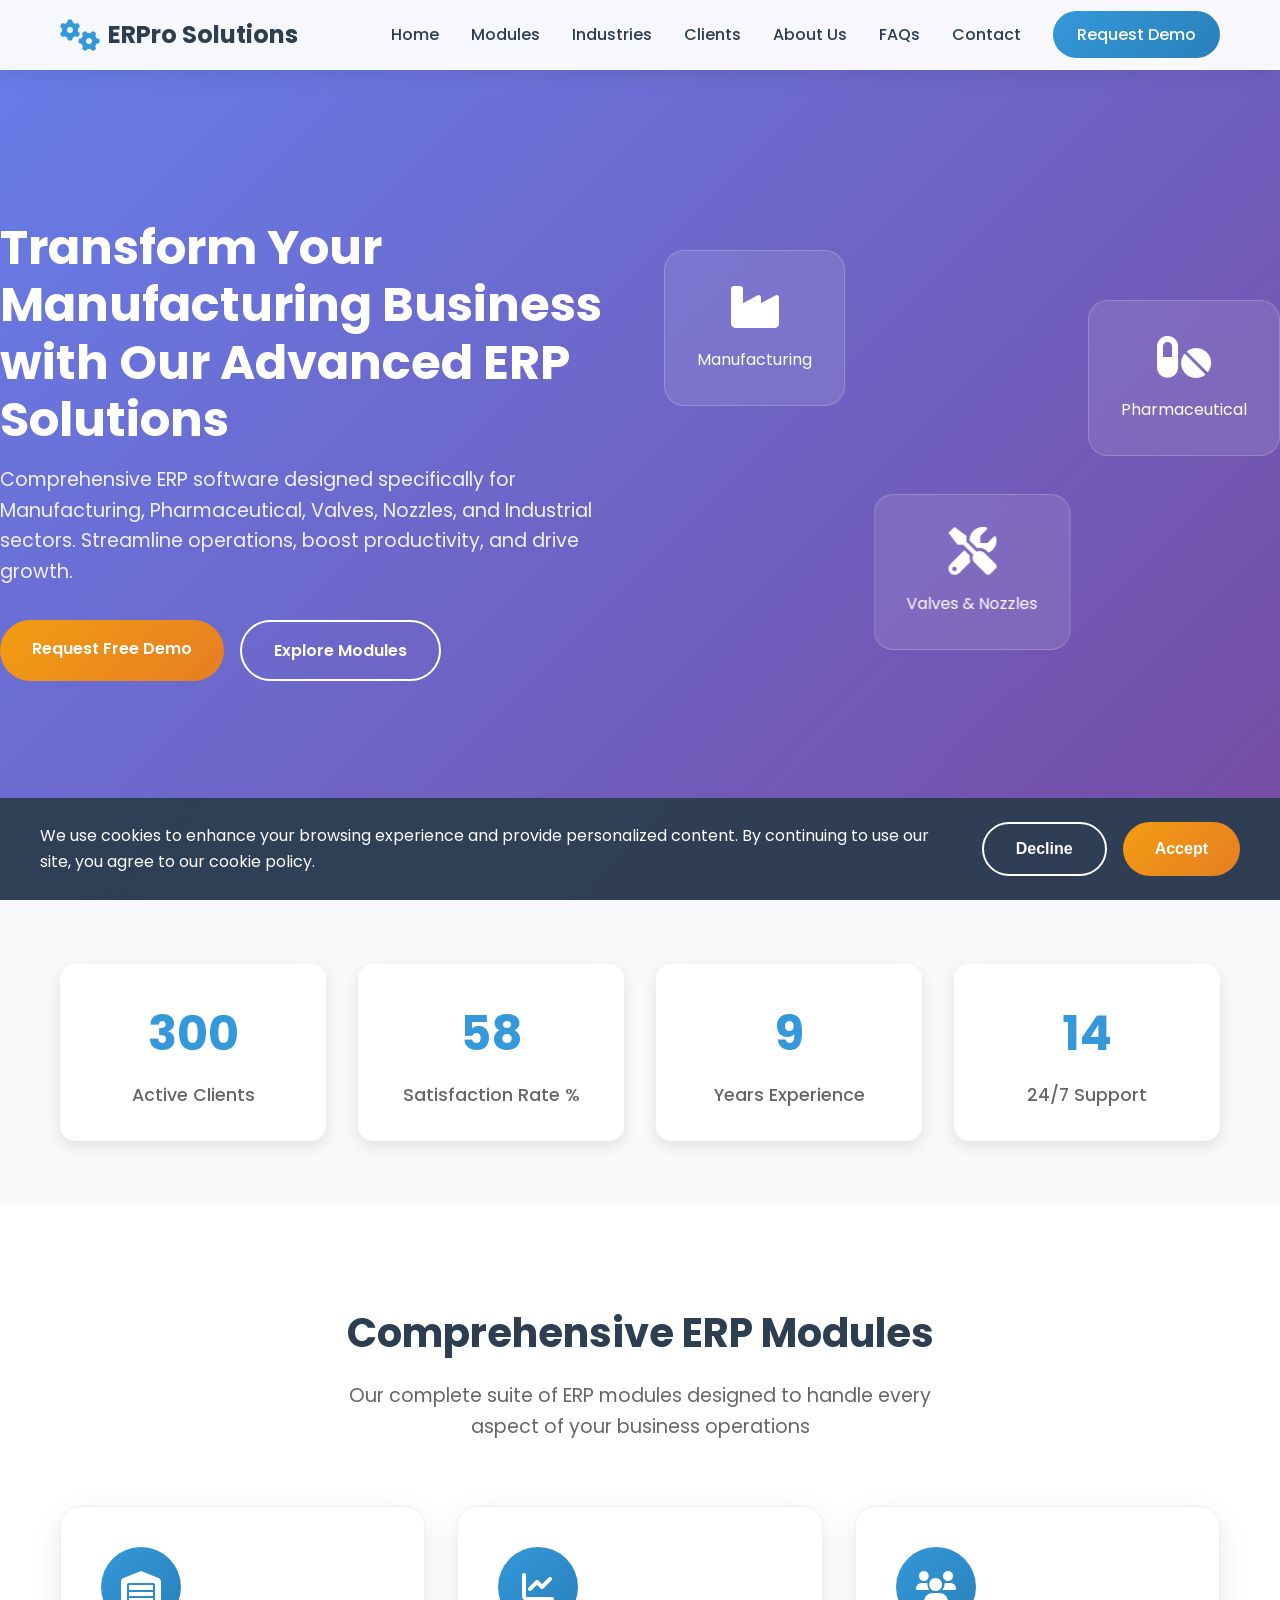
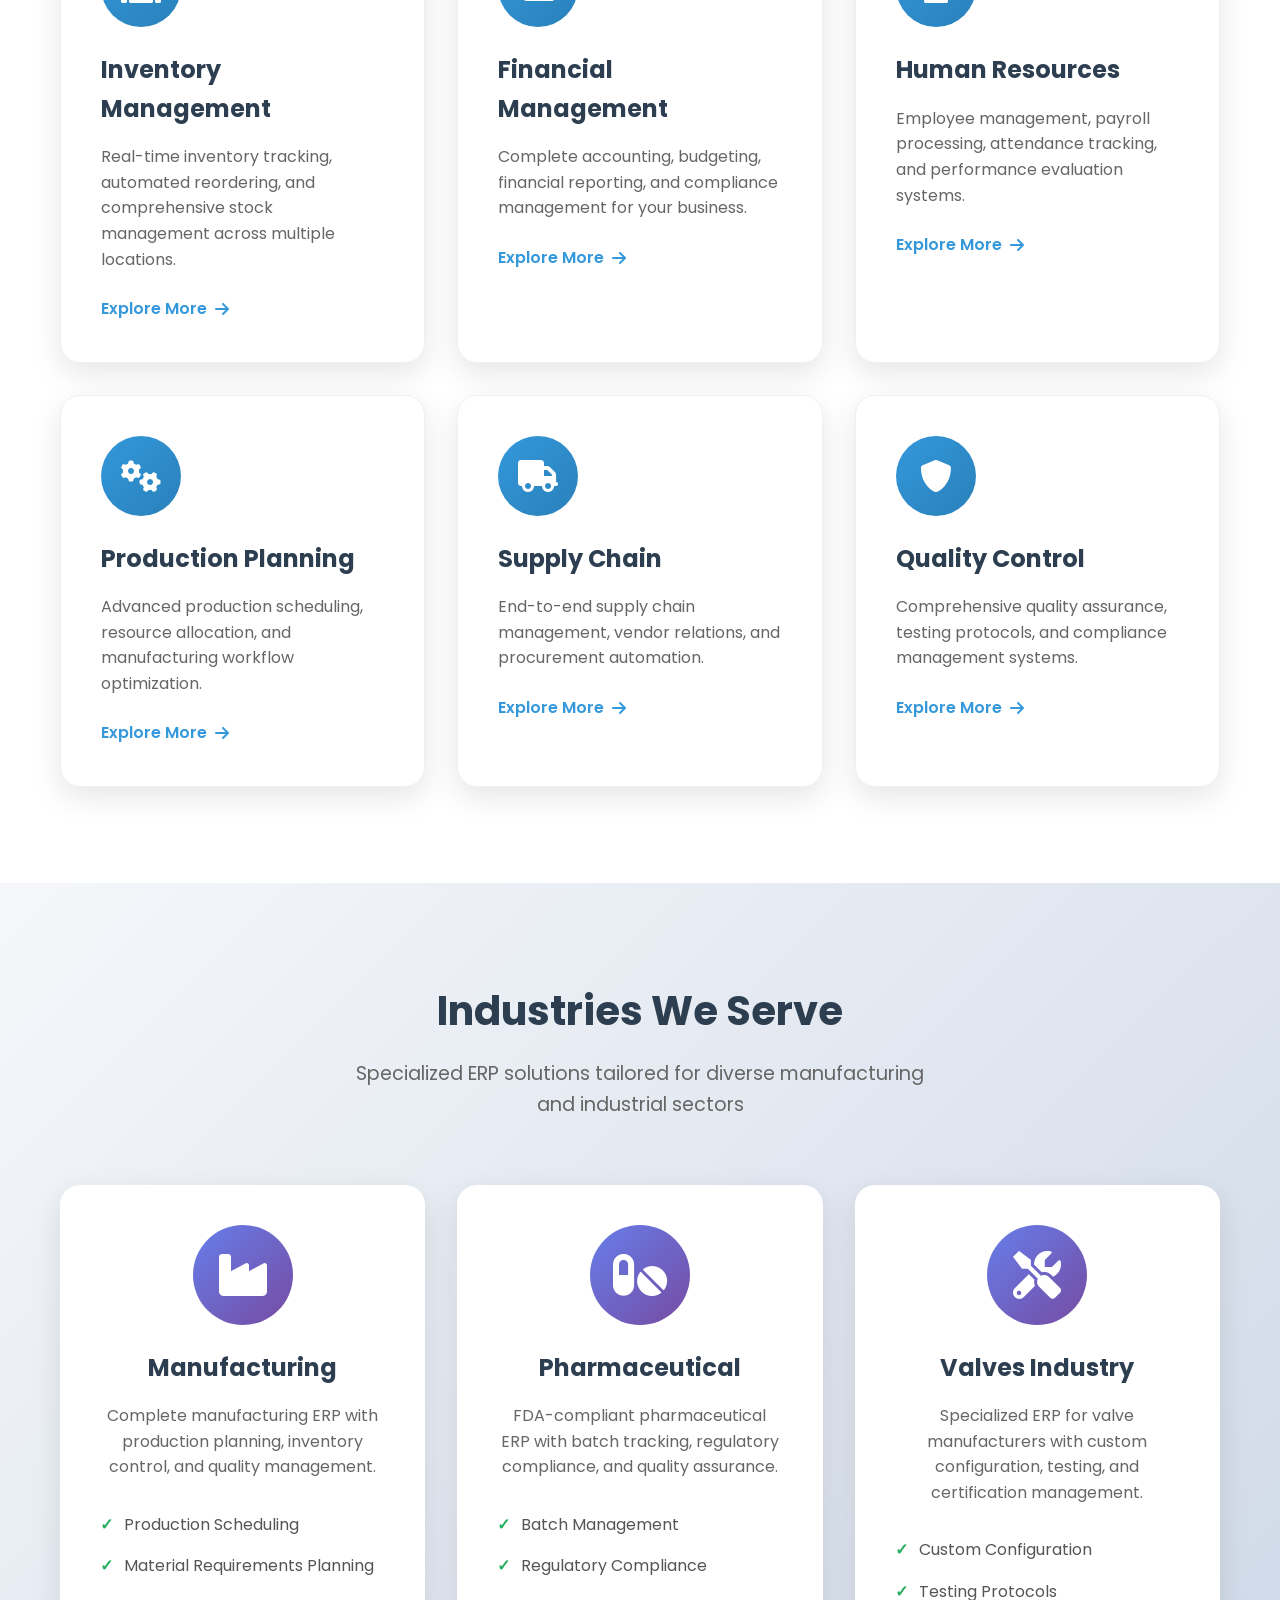
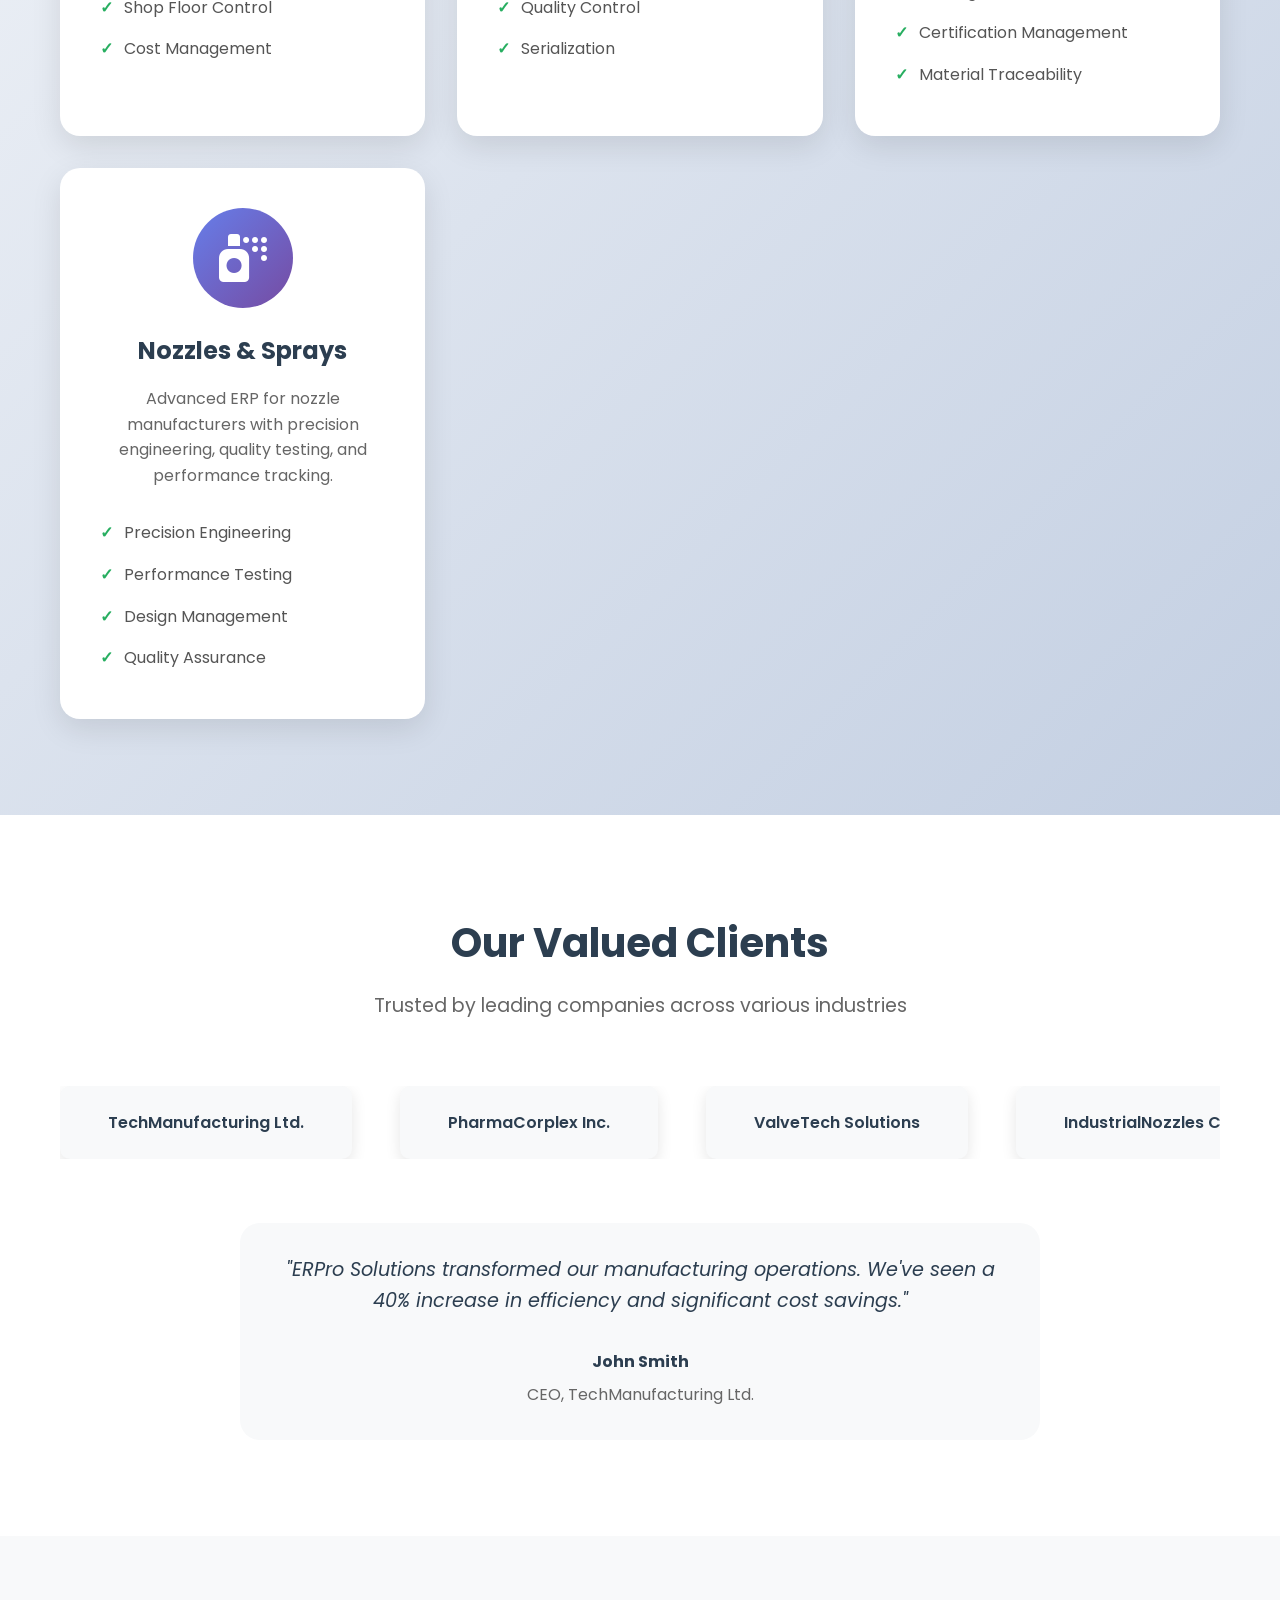
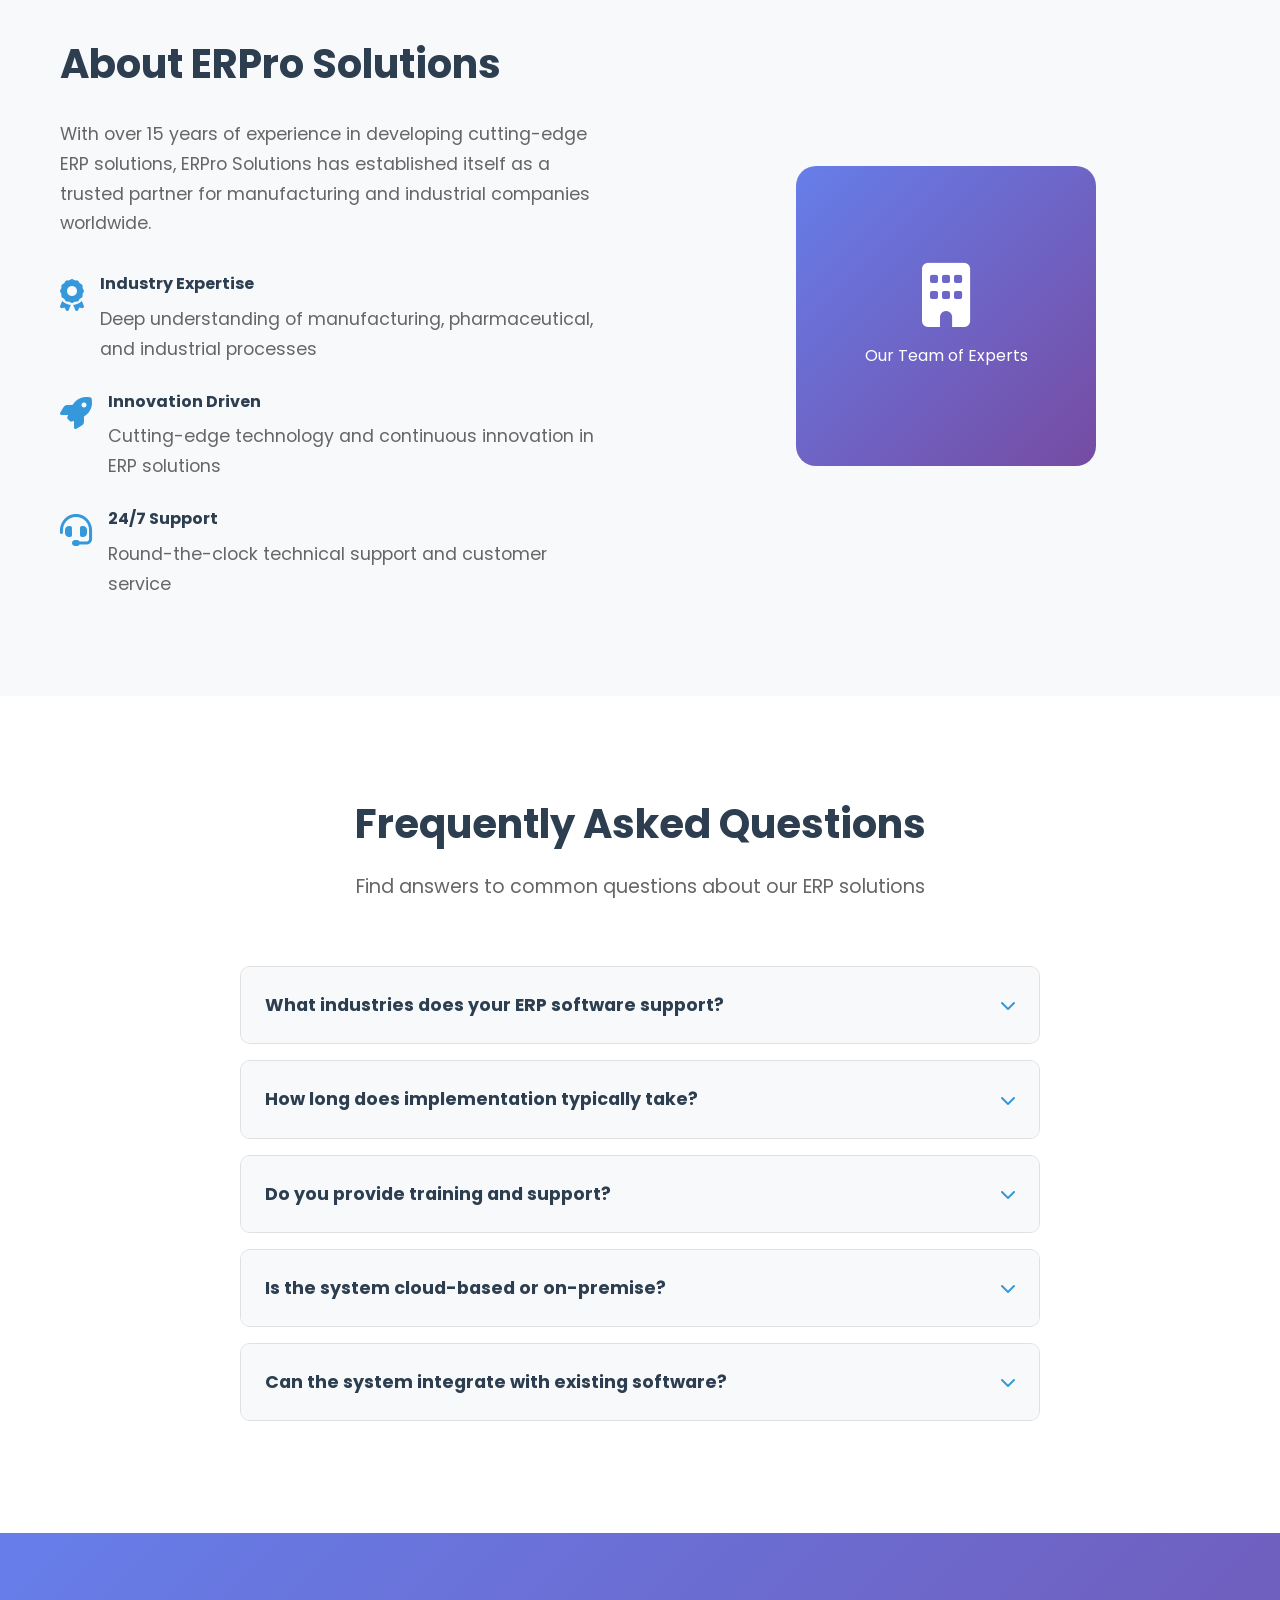
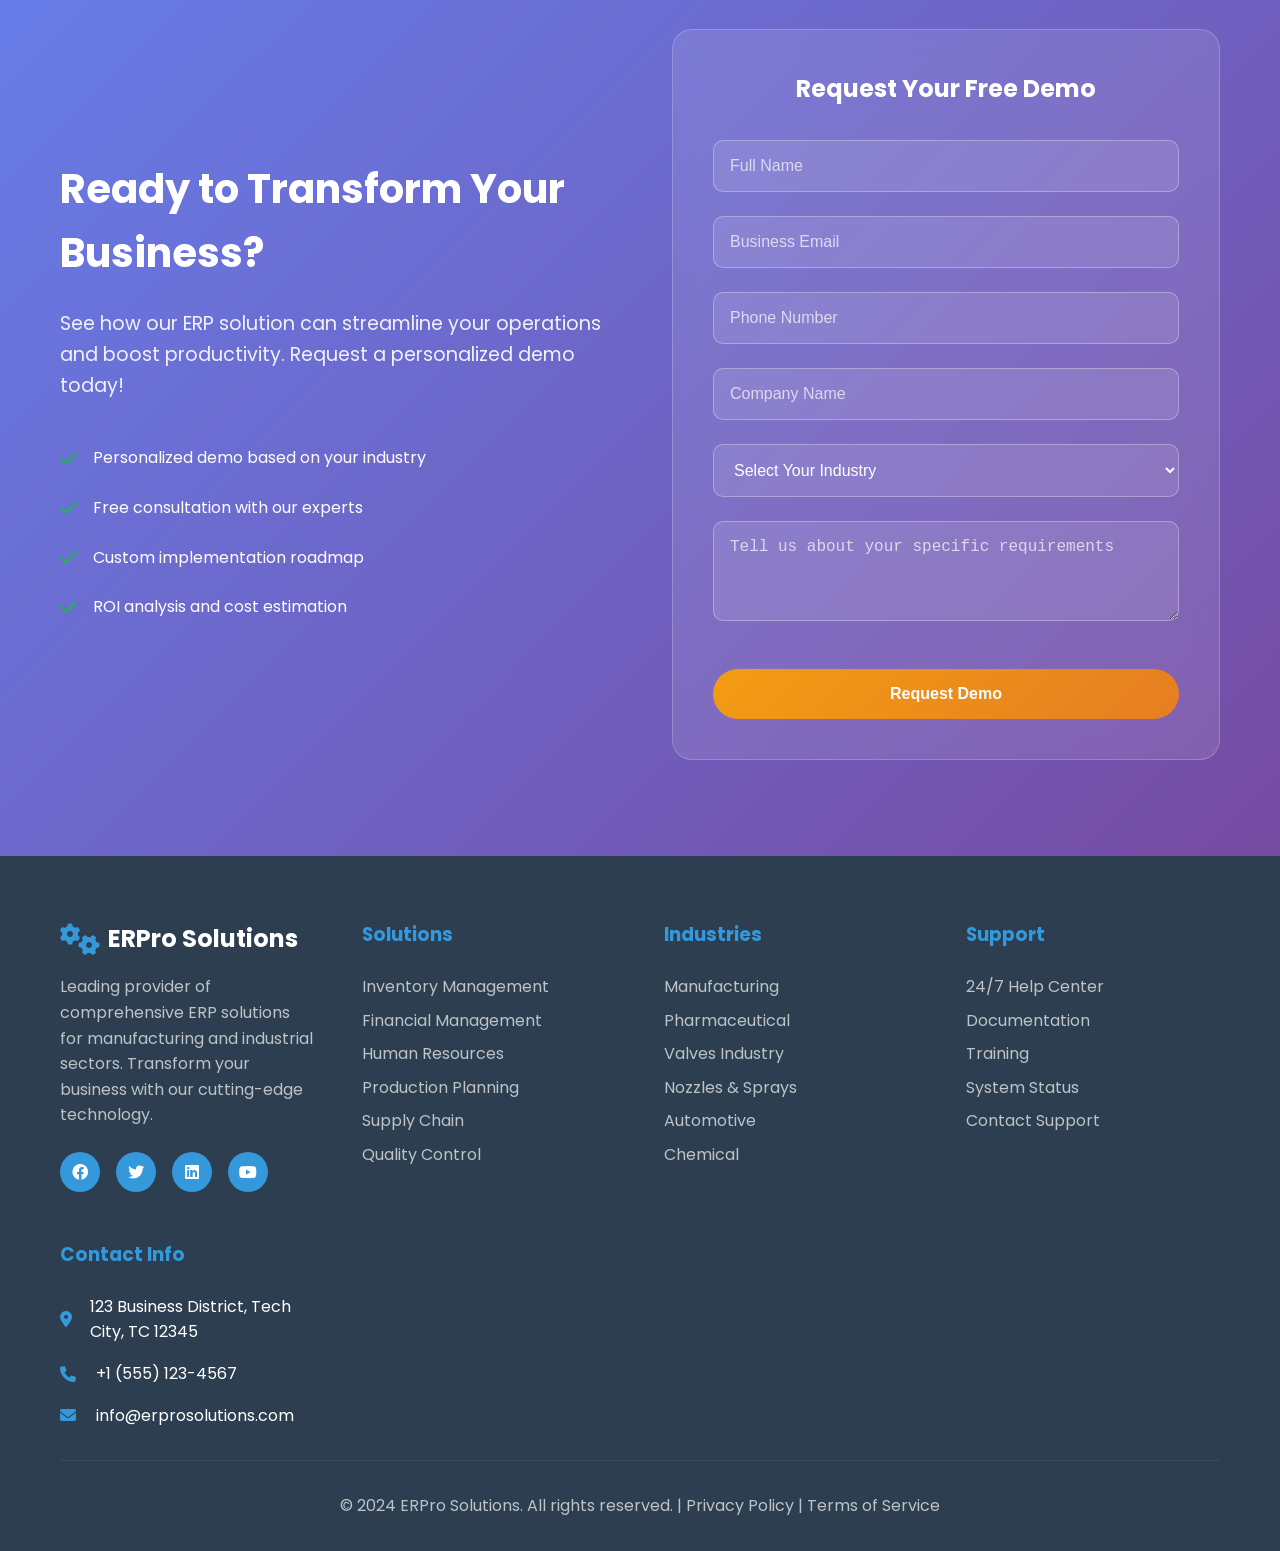
<file: index.html>
<!DOCTYPE html>
<html lang="en">
<head>
    <meta charset="UTF-8">
    <meta name="viewport" content="width=device-width, initial-scale=1.0">
    <title>ERPro Solutions - Complete ERP Software for Manufacturing Industries</title>
    <link rel="stylesheet" href="styles.css">
    <link rel="stylesheet" href="https://cdnjs.cloudflare.com/ajax/libs/font-awesome/6.0.0/css/all.min.css">
    <link href="https://fonts.googleapis.com/css2?family=Poppins:wght@300;400;500;600;700&display=swap" rel="stylesheet">
</head>
<body>
    <!-- Header & Navigation -->
    <header class="header">
        <nav class="navbar">
            <div class="nav-container">
                <div class="logo">
                    <i class="fas fa-cogs"></i>
                    <span>ERPro Solutions</span>
                </div>
                <ul class="nav-menu">
                    <li><a href="#home">Home</a></li>
                    <li><a href="#modules">Modules</a></li>
                    <li><a href="#industries">Industries</a></li>
                    <li><a href="#clients">Clients</a></li>
                    <li><a href="#about">About Us</a></li>
                    <li><a href="#faqs">FAQs</a></li>
                    <li><a href="#contact">Contact</a></li>
                    <li><a href="#demo" class="demo-btn">Request Demo</a></li>
                </ul>
                <div class="hamburger">
                    <span></span>
                    <span></span>
                    <span></span>
                </div>
            </div>
        </nav>
    </header>

    <!-- Hero Section -->
    <section id="home" class="hero">
        <div class="hero-container">
            <div class="hero-content">
                <h1 class="hero-title">Transform Your Manufacturing Business with Our Advanced ERP Solutions</h1>
                <p class="hero-subtitle">Comprehensive ERP software designed specifically for Manufacturing, Pharmaceutical, Valves, Nozzles, and Industrial sectors. Streamline operations, boost productivity, and drive growth.</p>
                <div class="hero-buttons">
                    <a href="#demo" class="btn btn-primary">Request Free Demo</a>
                    <a href="#modules" class="btn btn-secondary">Explore Modules</a>
                </div>
            </div>
            <div class="hero-image">
                <div class="floating-cards">
                    <div class="card manufacturing">
                        <i class="fas fa-industry"></i>
                        <span>Manufacturing</span>
                    </div>
                    <div class="card pharma">
                        <i class="fas fa-pills"></i>
                        <span>Pharmaceutical</span>
                    </div>
                    <div class="card valves">
                        <i class="fas fa-tools"></i>
                        <span>Valves & Nozzles</span>
                    </div>
                </div>
            </div>
        </div>
    </section>

    <!-- Client Statistics -->
    <section class="stats">
        <div class="container">
            <div class="stats-grid">
                <div class="stat-item">
                    <div class="stat-number" data-target="500">0</div>
                    <div class="stat-label">Active Clients</div>
                </div>
                <div class="stat-item">
                    <div class="stat-number" data-target="98">0</div>
                    <div class="stat-label">Satisfaction Rate %</div>
                </div>
                <div class="stat-item">
                    <div class="stat-number" data-target="15">0</div>
                    <div class="stat-label">Years Experience</div>
                </div>
                <div class="stat-item">
                    <div class="stat-number" data-target="24">0</div>
                    <div class="stat-label">24/7 Support</div>
                </div>
            </div>
        </div>
    </section>

    <!-- ERP Modules Section -->
    <section id="modules" class="modules">
        <div class="container">
            <div class="section-header">
                <h2>Comprehensive ERP Modules</h2>
                <p>Our complete suite of ERP modules designed to handle every aspect of your business operations</p>
            </div>
            <div class="modules-grid">
                <div class="module-card">
                    <div class="module-icon">
                        <i class="fas fa-warehouse"></i>
                    </div>
                    <h3>Inventory Management</h3>
                    <p>Real-time inventory tracking, automated reordering, and comprehensive stock management across multiple locations.</p>
                    <a href="inventory-module.html" class="explore-btn">Explore More <i class="fas fa-arrow-right"></i></a>
                </div>
                <div class="module-card">
                    <div class="module-icon">
                        <i class="fas fa-chart-line"></i>
                    </div>
                    <h3>Financial Management</h3>
                    <p>Complete accounting, budgeting, financial reporting, and compliance management for your business.</p>
                    <a href="financial-module.html" class="explore-btn">Explore More <i class="fas fa-arrow-right"></i></a>
                </div>
                <div class="module-card">
                    <div class="module-icon">
                        <i class="fas fa-users"></i>
                    </div>
                    <h3>Human Resources</h3>
                    <p>Employee management, payroll processing, attendance tracking, and performance evaluation systems.</p>
                    <a href="hr-module.html" class="explore-btn">Explore More <i class="fas fa-arrow-right"></i></a>
                </div>
                <div class="module-card">
                    <div class="module-icon">
                        <i class="fas fa-cogs"></i>
                    </div>
                    <h3>Production Planning</h3>
                    <p>Advanced production scheduling, resource allocation, and manufacturing workflow optimization.</p>
                    <a href="production-module.html" class="explore-btn">Explore More <i class="fas fa-arrow-right"></i></a>
                </div>
                <div class="module-card">
                    <div class="module-icon">
                        <i class="fas fa-truck"></i>
                    </div>
                    <h3>Supply Chain</h3>
                    <p>End-to-end supply chain management, vendor relations, and procurement automation.</p>
                    <a href="supply-chain-module.html" class="explore-btn">Explore More <i class="fas fa-arrow-right"></i></a>
                </div>
                <div class="module-card">
                    <div class="module-icon">
                        <i class="fas fa-shield-alt"></i>
                    </div>
                    <h3>Quality Control</h3>
                    <p>Comprehensive quality assurance, testing protocols, and compliance management systems.</p>
                    <a href="quality-module.html" class="explore-btn">Explore More <i class="fas fa-arrow-right"></i></a>
                </div>
            </div>
        </div>
    </section>

    <!-- Industries We Serve -->
    <section id="industries" class="industries">
        <div class="container">
            <div class="section-header">
                <h2>Industries We Serve</h2>
                <p>Specialized ERP solutions tailored for diverse manufacturing and industrial sectors</p>
            </div>
            <div class="industries-grid">
                <div class="industry-card">
                    <div class="industry-image">
                        <i class="fas fa-industry"></i>
                    </div>
                    <h3>Manufacturing</h3>
                    <p>Complete manufacturing ERP with production planning, inventory control, and quality management.</p>
                    <ul>
                        <li>Production Scheduling</li>
                        <li>Material Requirements Planning</li>
                        <li>Shop Floor Control</li>
                        <li>Cost Management</li>
                    </ul>
                </div>
                <div class="industry-card">
                    <div class="industry-image">
                        <i class="fas fa-pills"></i>
                    </div>
                    <h3>Pharmaceutical</h3>
                    <p>FDA-compliant pharmaceutical ERP with batch tracking, regulatory compliance, and quality assurance.</p>
                    <ul>
                        <li>Batch Management</li>
                        <li>Regulatory Compliance</li>
                        <li>Quality Control</li>
                        <li>Serialization</li>
                    </ul>
                </div>
                <div class="industry-card">
                    <div class="industry-image">
                        <i class="fas fa-tools"></i>
                    </div>
                    <h3>Valves Industry</h3>
                    <p>Specialized ERP for valve manufacturers with custom configuration, testing, and certification management.</p>
                    <ul>
                        <li>Custom Configuration</li>
                        <li>Testing Protocols</li>
                        <li>Certification Management</li>
                        <li>Material Traceability</li>
                    </ul>
                </div>
                <div class="industry-card">
                    <div class="industry-image">
                        <i class="fas fa-spray-can"></i>
                    </div>
                    <h3>Nozzles & Sprays</h3>
                    <p>Advanced ERP for nozzle manufacturers with precision engineering, quality testing, and performance tracking.</p>
                    <ul>
                        <li>Precision Engineering</li>
                        <li>Performance Testing</li>
                        <li>Design Management</li>
                        <li>Quality Assurance</li>
                    </ul>
                </div>
            </div>
        </div>
    </section>

    <!-- Client Analysis & Testimonials -->
    <section id="clients" class="clients">
        <div class="container">
            <div class="section-header">
                <h2>Our Valued Clients</h2>
                <p>Trusted by leading companies across various industries</p>
            </div>
            
            <!-- Client Logos -->
            <div class="client-logos">
                <div class="logo-slider">
                    <div class="client-logo">TechManufacturing Ltd.</div>
                    <div class="client-logo">PharmaCorplex Inc.</div>
                    <div class="client-logo">ValveTech Solutions</div>
                    <div class="client-logo">IndustrialNozzles Co.</div>
                    <div class="client-logo">ManufacturingPro Ltd.</div>
                    <div class="client-logo">QualityValves Inc.</div>
                </div>
            </div>

            <!-- Client Testimonials -->
            <div class="testimonials">
                <div class="testimonial-card active">
                    <div class="testimonial-content">
                        <p>"ERPro Solutions transformed our manufacturing operations. We've seen a 40% increase in efficiency and significant cost savings."</p>
                        <div class="testimonial-author">
                            <h4>John Smith</h4>
                            <span>CEO, TechManufacturing Ltd.</span>
                        </div>
                    </div>
                </div>
                <div class="testimonial-card">
                    <div class="testimonial-content">
                        <p>"The pharmaceutical compliance features are outstanding. We achieved FDA certification faster than ever before."</p>
                        <div class="testimonial-author">
                            <h4>Dr. Sarah Johnson</h4>
                            <span>Quality Director, PharmaCorplex Inc.</span>
                        </div>
                    </div>
                </div>
                <div class="testimonial-card">
                    <div class="testimonial-content">
                        <p>"Excellent valve industry-specific features. The custom configuration management saved us countless hours."</p>
                        <div class="testimonial-author">
                            <h4>Mike Wilson</h4>
                            <span>Operations Manager, ValveTech Solutions</span>
                        </div>
                    </div>
                </div>
            </div>
        </div>
    </section>

    <!-- About Us Section -->
    <section id="about" class="about">
        <div class="container">
            <div class="about-content">
                <div class="about-text">
                    <h2>About ERPro Solutions</h2>
                    <p>With over 15 years of experience in developing cutting-edge ERP solutions, ERPro Solutions has established itself as a trusted partner for manufacturing and industrial companies worldwide.</p>
                    
                    <div class="about-features">
                        <div class="feature">
                            <i class="fas fa-award"></i>
                            <div>
                                <h4>Industry Expertise</h4>
                                <p>Deep understanding of manufacturing, pharmaceutical, and industrial processes</p>
                            </div>
                        </div>
                        <div class="feature">
                            <i class="fas fa-rocket"></i>
                            <div>
                                <h4>Innovation Driven</h4>
                                <p>Cutting-edge technology and continuous innovation in ERP solutions</p>
                            </div>
                        </div>
                        <div class="feature">
                            <i class="fas fa-headset"></i>
                            <div>
                                <h4>24/7 Support</h4>
                                <p>Round-the-clock technical support and customer service</p>
                            </div>
                        </div>
                    </div>
                </div>
                <div class="about-image">
                    <div class="image-placeholder">
                        <i class="fas fa-building"></i>
                        <p>Our Team of Experts</p>
                    </div>
                </div>
            </div>
        </div>
    </section>

    <!-- FAQs Section -->
    <section id="faqs" class="faqs">
        <div class="container">
            <div class="section-header">
                <h2>Frequently Asked Questions</h2>
                <p>Find answers to common questions about our ERP solutions</p>
            </div>
            <div class="faq-container">
                <div class="faq-item">
                    <div class="faq-question">
                        <h3>What industries does your ERP software support?</h3>
                        <i class="fas fa-chevron-down"></i>
                    </div>
                    <div class="faq-answer">
                        <p>Our ERP software is specifically designed for manufacturing industries including pharmaceutical, valves, nozzles, automotive, and general manufacturing. We provide industry-specific modules and compliance features.</p>
                    </div>
                </div>
                <div class="faq-item">
                    <div class="faq-question">
                        <h3>How long does implementation typically take?</h3>
                        <i class="fas fa-chevron-down"></i>
                    </div>
                    <div class="faq-answer">
                        <p>Implementation time varies based on company size and complexity. Typically, small to medium businesses can be up and running in 3-6 months, while larger enterprises may take 6-12 months for full implementation.</p>
                    </div>
                </div>
                <div class="faq-item">
                    <div class="faq-question">
                        <h3>Do you provide training and support?</h3>
                        <i class="fas fa-chevron-down"></i>
                    </div>
                    <div class="faq-answer">
                        <p>Yes, we provide comprehensive training programs for all users, from basic operators to system administrators. We also offer 24/7 technical support and regular system updates.</p>
                    </div>
                </div>
                <div class="faq-item">
                    <div class="faq-question">
                        <h3>Is the system cloud-based or on-premise?</h3>
                        <i class="fas fa-chevron-down"></i>
                    </div>
                    <div class="faq-answer">
                        <p>We offer both cloud-based and on-premise solutions. You can choose the deployment option that best fits your security requirements, budget, and technical infrastructure.</p>
                    </div>
                </div>
                <div class="faq-item">
                    <div class="faq-question">
                        <h3>Can the system integrate with existing software?</h3>
                        <i class="fas fa-chevron-down"></i>
                    </div>
                    <div class="faq-answer">
                        <p>Absolutely! Our ERP system features robust integration capabilities and can connect with most existing business applications, accounting software, and third-party systems through APIs and standard protocols.</p>
                    </div>
                </div>
            </div>
        </div>
    </section>

    <!-- Request Demo Section -->
    <section id="demo" class="demo-section">
        <div class="container">
            <div class="demo-content">
                <div class="demo-text">
                    <h2>Ready to Transform Your Business?</h2>
                    <p>See how our ERP solution can streamline your operations and boost productivity. Request a personalized demo today!</p>
                    <ul class="demo-benefits">
                        <li><i class="fas fa-check"></i> Personalized demo based on your industry</li>
                        <li><i class="fas fa-check"></i> Free consultation with our experts</li>
                        <li><i class="fas fa-check"></i> Custom implementation roadmap</li>
                        <li><i class="fas fa-check"></i> ROI analysis and cost estimation</li>
                    </ul>
                </div>
                <div class="demo-form">
                    <form id="demoForm">
                        <h3>Request Your Free Demo</h3>
                        <div class="form-group">
                            <input type="text" id="name" name="name" placeholder="Full Name" required>
                        </div>
                        <div class="form-group">
                            <input type="email" id="email" name="email" placeholder="Business Email" required>
                        </div>
                        <div class="form-group">
                            <input type="tel" id="phone" name="phone" placeholder="Phone Number" required>
                        </div>
                        <div class="form-group">
                            <input type="text" id="company" name="company" placeholder="Company Name" required>
                        </div>
                        <div class="form-group">
                            <select id="industry" name="industry" required>
                                <option value="">Select Your Industry</option>
                                <option value="manufacturing">General Manufacturing</option>
                                <option value="pharmaceutical">Pharmaceutical</option>
                                <option value="valves">Valves Industry</option>
                                <option value="nozzles">Nozzles & Sprays</option>
                                <option value="automotive">Automotive</option>
                                <option value="other">Other</option>
                            </select>
                        </div>
                        <div class="form-group">
                            <textarea id="message" name="message" placeholder="Tell us about your specific requirements"></textarea>
                        </div>
                        <button type="submit" class="btn btn-primary">Request Demo</button>
                    </form>
                </div>
            </div>
        </div>
    </section>

    <!-- Footer -->
    <footer class="footer">
        <div class="container">
            <div class="footer-content">
                <div class="footer-section">
                    <div class="footer-logo">
                        <i class="fas fa-cogs"></i>
                        <span>ERPro Solutions</span>
                    </div>
                    <p>Leading provider of comprehensive ERP solutions for manufacturing and industrial sectors. Transform your business with our cutting-edge technology.</p>
                    <div class="social-links">
                        <a href="#"><i class="fab fa-facebook"></i></a>
                        <a href="#"><i class="fab fa-twitter"></i></a>
                        <a href="#"><i class="fab fa-linkedin"></i></a>
                        <a href="#"><i class="fab fa-youtube"></i></a>
                    </div>
                </div>
                <div class="footer-section">
                    <h3>Solutions</h3>
                    <ul>
                        <li><a href="inventory-module.html">Inventory Management</a></li>
                        <li><a href="financial-module.html">Financial Management</a></li>
                        <li><a href="hr-module.html">Human Resources</a></li>
                        <li><a href="production-module.html">Production Planning</a></li>
                        <li><a href="supply-chain-module.html">Supply Chain</a></li>
                        <li><a href="quality-module.html">Quality Control</a></li>
                    </ul>
                </div>
                <div class="footer-section">
                    <h3>Industries</h3>
                    <ul>
                        <li><a href="#">Manufacturing</a></li>
                        <li><a href="#">Pharmaceutical</a></li>
                        <li><a href="#">Valves Industry</a></li>
                        <li><a href="#">Nozzles & Sprays</a></li>
                        <li><a href="#">Automotive</a></li>
                        <li><a href="#">Chemical</a></li>
                    </ul>
                </div>
                <div class="footer-section">
                    <h3>Support</h3>
                    <ul>
                        <li><a href="#">24/7 Help Center</a></li>
                        <li><a href="#">Documentation</a></li>
                        <li><a href="#">Training</a></li>
                        <li><a href="#">System Status</a></li>
                        <li><a href="#">Contact Support</a></li>
                    </ul>
                </div>
                <div class="footer-section">
                    <h3>Contact Info</h3>
                    <div class="contact-info">
                        <div class="contact-item">
                            <i class="fas fa-map-marker-alt"></i>
                            <span>123 Business District, Tech City, TC 12345</span>
                        </div>
                        <div class="contact-item">
                            <i class="fas fa-phone"></i>
                            <span>+1 (555) 123-4567</span>
                        </div>
                        <div class="contact-item">
                            <i class="fas fa-envelope"></i>
                            <span>info@erprosolutions.com</span>
                        </div>
                    </div>
                </div>
            </div>
            <div class="footer-bottom">
                <p>&copy; 2024 ERPro Solutions. All rights reserved. | Privacy Policy | Terms of Service</p>
            </div>
        </div>
    </footer>

    <script src="script.js"></script>
</body>
</html>
</file>
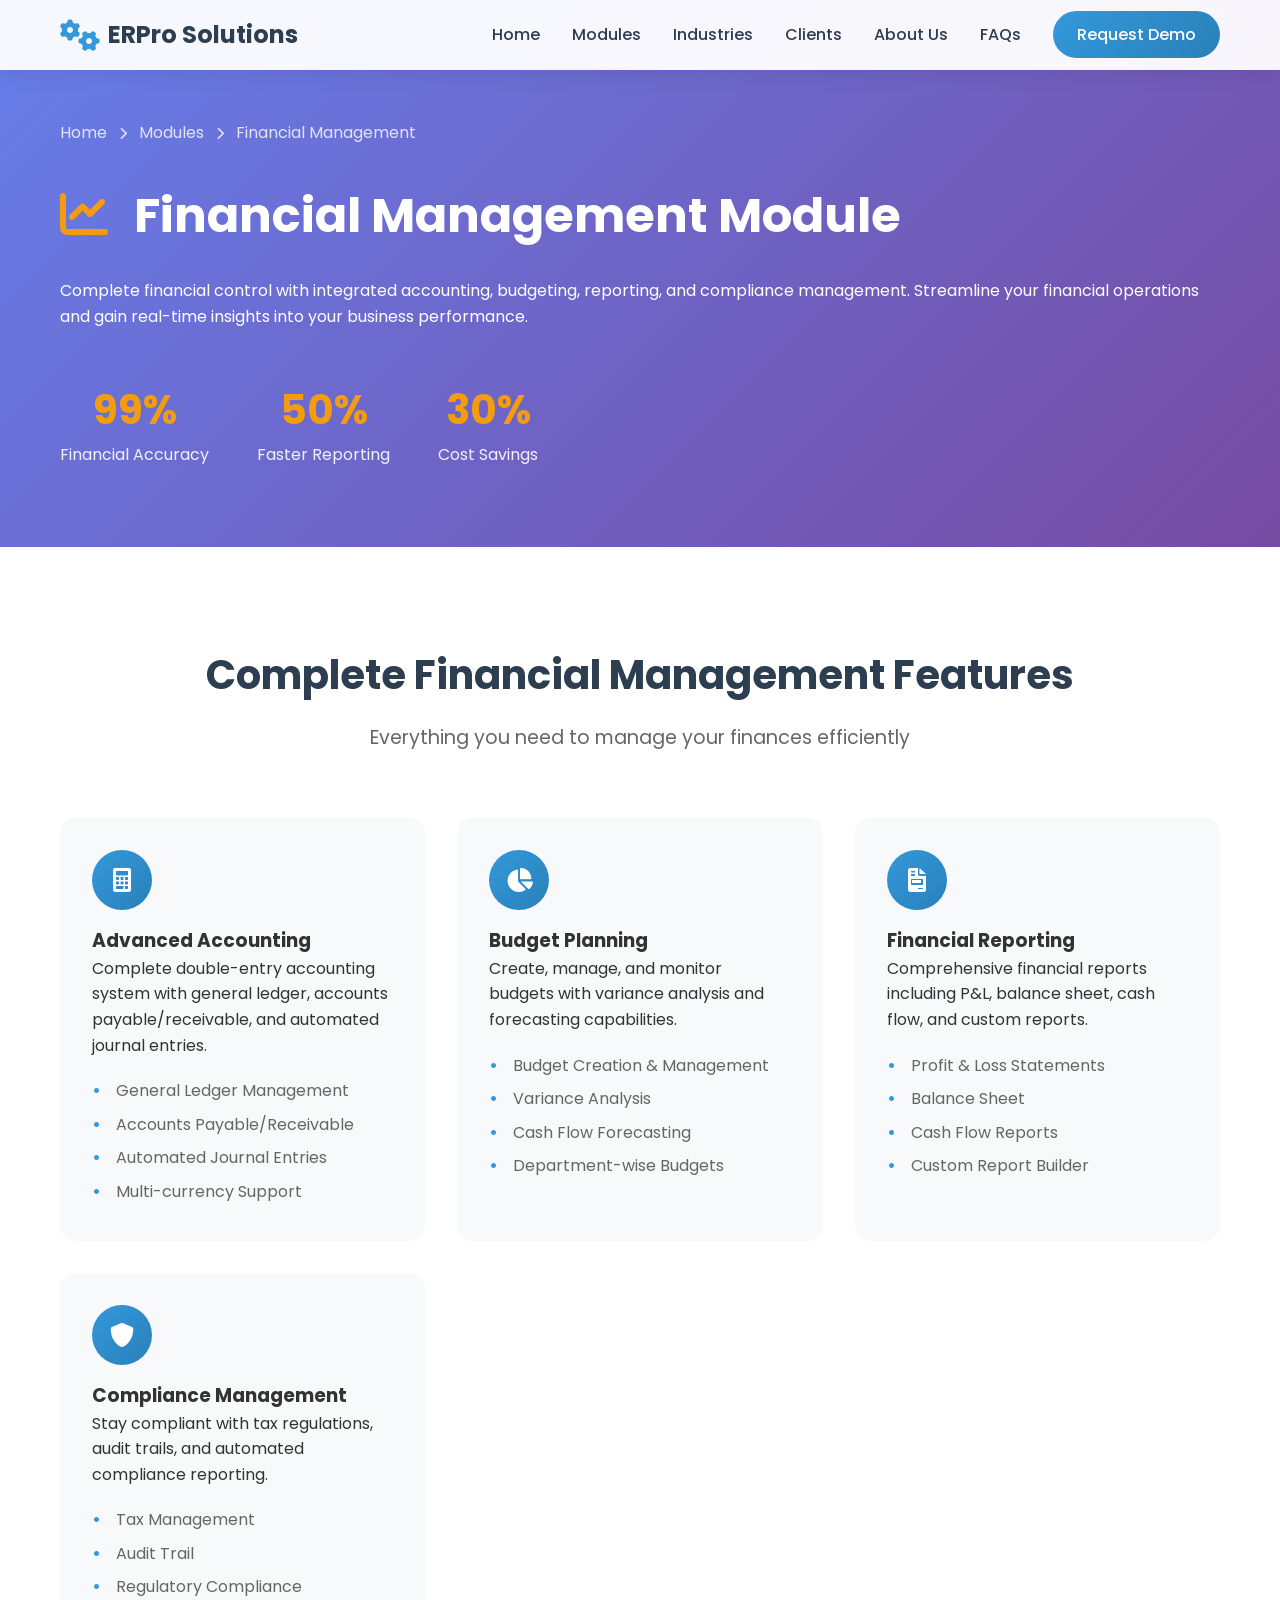
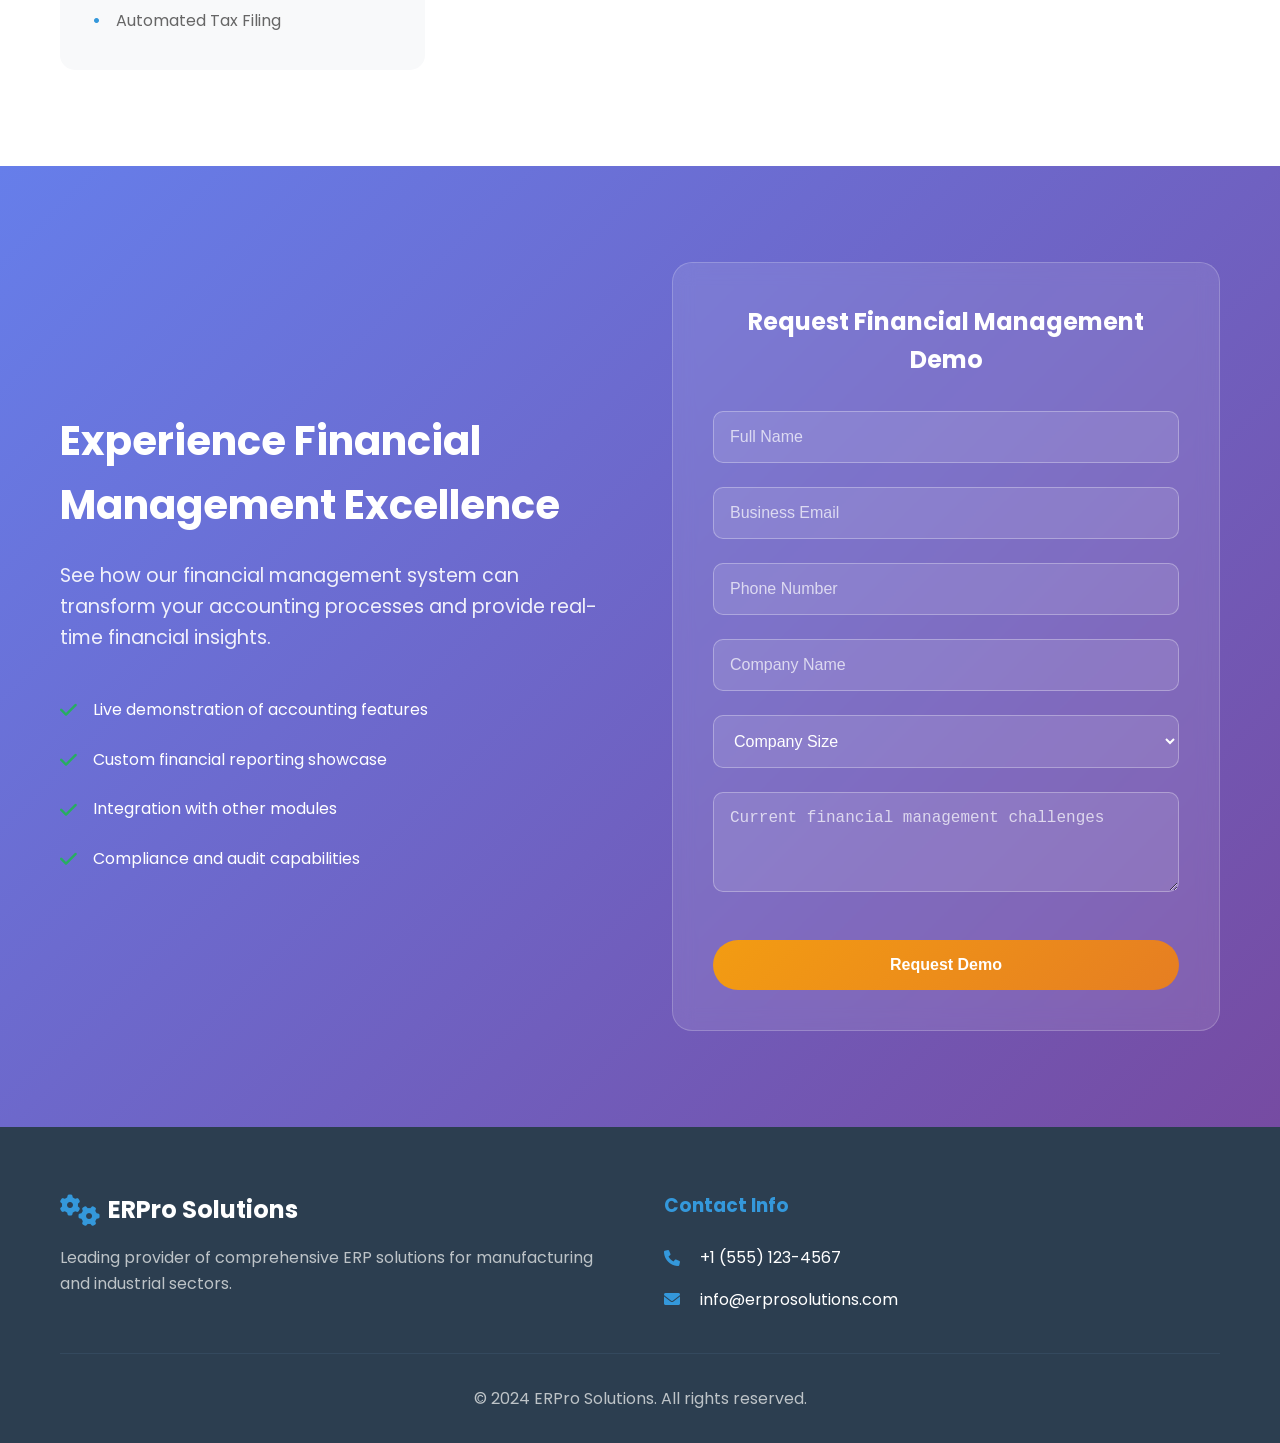
<file: financial-module.html>
<!DOCTYPE html>
<html lang="en">
<head>
    <meta charset="UTF-8">
    <meta name="viewport" content="width=device-width, initial-scale=1.0">
    <title>Financial Management Module - ERPro Solutions</title>
    <link rel="stylesheet" href="styles.css">
    <link rel="stylesheet" href="https://cdnjs.cloudflare.com/ajax/libs/font-awesome/6.0.0/css/all.min.css">
    <link href="https://fonts.googleapis.com/css2?family=Poppins:wght@300;400;500;600;700&display=swap" rel="stylesheet">
</head>
<body>
    <header class="header">
        <nav class="navbar">
            <div class="nav-container">
                <div class="logo">
                    <i class="fas fa-cogs"></i>
                    <span>ERPro Solutions</span>
                </div>
                <ul class="nav-menu">
                    <li><a href="index.html">Home</a></li>
                    <li><a href="index.html#modules">Modules</a></li>
                    <li><a href="index.html#industries">Industries</a></li>
                    <li><a href="index.html#clients">Clients</a></li>
                    <li><a href="index.html#about">About Us</a></li>
                    <li><a href="index.html#faqs">FAQs</a></li>
                    <li><a href="index.html#demo" class="demo-btn">Request Demo</a></li>
                </ul>
                <div class="hamburger">
                    <span></span>
                    <span></span>
                    <span></span>
                </div>
            </div>
        </nav>
    </header>

    <section class="module-hero">
        <div class="container">
            <div class="module-hero-content">
                <div class="breadcrumb">
                    <a href="index.html">Home</a> <i class="fas fa-chevron-right"></i> 
                    <a href="index.html#modules">Modules</a> <i class="fas fa-chevron-right"></i>
                    <span>Financial Management</span>
                </div>
                <h1><i class="fas fa-chart-line"></i> Financial Management Module</h1>
                <p>Complete financial control with integrated accounting, budgeting, reporting, and compliance management. Streamline your financial operations and gain real-time insights into your business performance.</p>
                <div class="hero-stats">
                    <div class="stat">
                        <span class="number">99%</span>
                        <span class="label">Financial Accuracy</span>
                    </div>
                    <div class="stat">
                        <span class="number">50%</span>
                        <span class="label">Faster Reporting</span>
                    </div>
                    <div class="stat">
                        <span class="number">30%</span>
                        <span class="label">Cost Savings</span>
                    </div>
                </div>
            </div>
        </div>
    </section>

    <section class="module-features">
        <div class="container">
            <div class="section-header">
                <h2>Complete Financial Management Features</h2>
                <p>Everything you need to manage your finances efficiently</p>
            </div>
            <div class="features-grid">
                <div class="feature-card">
                    <div class="feature-icon">
                        <i class="fas fa-calculator"></i>
                    </div>
                    <h3>Advanced Accounting</h3>
                    <p>Complete double-entry accounting system with general ledger, accounts payable/receivable, and automated journal entries.</p>
                    <ul>
                        <li>General Ledger Management</li>
                        <li>Accounts Payable/Receivable</li>
                        <li>Automated Journal Entries</li>
                        <li>Multi-currency Support</li>
                    </ul>
                </div>
                <div class="feature-card">
                    <div class="feature-icon">
                        <i class="fas fa-chart-pie"></i>
                    </div>
                    <h3>Budget Planning</h3>
                    <p>Create, manage, and monitor budgets with variance analysis and forecasting capabilities.</p>
                    <ul>
                        <li>Budget Creation & Management</li>
                        <li>Variance Analysis</li>
                        <li>Cash Flow Forecasting</li>
                        <li>Department-wise Budgets</li>
                    </ul>
                </div>
                <div class="feature-card">
                    <div class="feature-icon">
                        <i class="fas fa-file-invoice"></i>
                    </div>
                    <h3>Financial Reporting</h3>
                    <p>Comprehensive financial reports including P&L, balance sheet, cash flow, and custom reports.</p>
                    <ul>
                        <li>Profit & Loss Statements</li>
                        <li>Balance Sheet</li>
                        <li>Cash Flow Reports</li>
                        <li>Custom Report Builder</li>
                    </ul>
                </div>
                <div class="feature-card">
                    <div class="feature-icon">
                        <i class="fas fa-shield-alt"></i>
                    </div>
                    <h3>Compliance Management</h3>
                    <p>Stay compliant with tax regulations, audit trails, and automated compliance reporting.</p>
                    <ul>
                        <li>Tax Management</li>
                        <li>Audit Trail</li>
                        <li>Regulatory Compliance</li>
                        <li>Automated Tax Filing</li>
                    </ul>
                </div>
            </div>
        </div>
    </section>

    <section class="module-demo">
        <div class="container">
            <div class="demo-content">
                <div class="demo-text">
                    <h2>Experience Financial Management Excellence</h2>
                    <p>See how our financial management system can transform your accounting processes and provide real-time financial insights.</p>
                    <ul class="demo-benefits">
                        <li><i class="fas fa-check"></i> Live demonstration of accounting features</li>
                        <li><i class="fas fa-check"></i> Custom financial reporting showcase</li>
                        <li><i class="fas fa-check"></i> Integration with other modules</li>
                        <li><i class="fas fa-check"></i> Compliance and audit capabilities</li>
                    </ul>
                </div>
                <div class="demo-form">
                    <form id="moduleForm">
                        <h3>Request Financial Management Demo</h3>
                        <div class="form-group">
                            <input type="text" name="name" placeholder="Full Name" required>
                        </div>
                        <div class="form-group">
                            <input type="email" name="email" placeholder="Business Email" required>
                        </div>
                        <div class="form-group">
                            <input type="tel" name="phone" placeholder="Phone Number" required>
                        </div>
                        <div class="form-group">
                            <input type="text" name="company" placeholder="Company Name" required>
                        </div>
                        <div class="form-group">
                            <select name="company_size" required>
                                <option value="">Company Size</option>
                                <option value="small">1-50 employees</option>
                                <option value="medium">51-200 employees</option>
                                <option value="large">201-1000 employees</option>
                                <option value="enterprise">1000+ employees</option>
                            </select>
                        </div>
                        <div class="form-group">
                            <textarea name="requirements" placeholder="Current financial management challenges"></textarea>
                        </div>
                        <button type="submit" class="btn btn-primary">Request Demo</button>
                    </form>
                </div>
            </div>
        </div>
    </section>

    <footer class="footer">
        <div class="container">
            <div class="footer-content">
                <div class="footer-section">
                    <div class="footer-logo">
                        <i class="fas fa-cogs"></i>
                        <span>ERPro Solutions</span>
                    </div>
                    <p>Leading provider of comprehensive ERP solutions for manufacturing and industrial sectors.</p>
                </div>
                <div class="footer-section">
                    <h3>Contact Info</h3>
                    <div class="contact-info">
                        <div class="contact-item">
                            <i class="fas fa-phone"></i>
                            <span>+1 (555) 123-4567</span>
                        </div>
                        <div class="contact-item">
                            <i class="fas fa-envelope"></i>
                            <span>info@erprosolutions.com</span>
                        </div>
                    </div>
                </div>
            </div>
            <div class="footer-bottom">
                <p>&copy; 2024 ERPro Solutions. All rights reserved.</p>
            </div>
        </div>
    </footer>

    <script src="script.js"></script>
    <script>
        const moduleStyles = document.createElement('style');
        moduleStyles.textContent = `
            .module-hero {
                padding: 120px 0 80px;
                background: linear-gradient(135deg, #667eea 0%, #764ba2 100%);
                color: white;
            }
            .breadcrumb { margin-bottom: 2rem; opacity: 0.8; }
            .breadcrumb a { color: white; text-decoration: none; }
            .breadcrumb i { margin: 0 0.5rem; font-size: 0.8rem; }
            .module-hero h1 { font-size: 3rem; margin-bottom: 1.5rem; }
            .module-hero h1 i { margin-right: 1rem; color: #f39c12; }
            .hero-stats { display: flex; gap: 3rem; margin-top: 3rem; }
            .hero-stats .stat { text-align: center; }
            .hero-stats .number { display: block; font-size: 2.5rem; font-weight: 700; color: #f39c12; }
            .hero-stats .label { font-size: 1rem; opacity: 0.9; }
            .module-features { padding: 6rem 0; background: white; }
            .features-grid { display: grid; grid-template-columns: repeat(auto-fit, minmax(300px, 1fr)); gap: 2rem; }
            .feature-card { background: #f8f9fa; border-radius: 15px; padding: 2rem; transition: all 0.3s ease; }
            .feature-card:hover { transform: translateY(-5px); box-shadow: 0 15px 35px rgba(0, 0, 0, 0.1); }
            .feature-icon { width: 60px; height: 60px; background: linear-gradient(135deg, #3498db, #2980b9); border-radius: 50%; display: flex; align-items: center; justify-content: center; margin-bottom: 1rem; }
            .feature-icon i { font-size: 1.5rem; color: white; }
            .feature-card ul { list-style: none; margin-top: 1rem; }
            .feature-card li { padding: 0.25rem 0; position: relative; padding-left: 1.5rem; color: #666; }
            .feature-card li::before { content: '•'; position: absolute; left: 0; color: #3498db; font-weight: bold; }
            .module-demo { padding: 6rem 0; background: linear-gradient(135deg, #667eea 0%, #764ba2 100%); color: white; }
            @media (max-width: 768px) {
                .module-hero h1 { font-size: 2rem; }
                .hero-stats { flex-direction: column; gap: 1rem; }
                .features-grid { grid-template-columns: 1fr; }
            }
        `;
        document.head.appendChild(moduleStyles);
    </script>
</body>
</html>
</file>
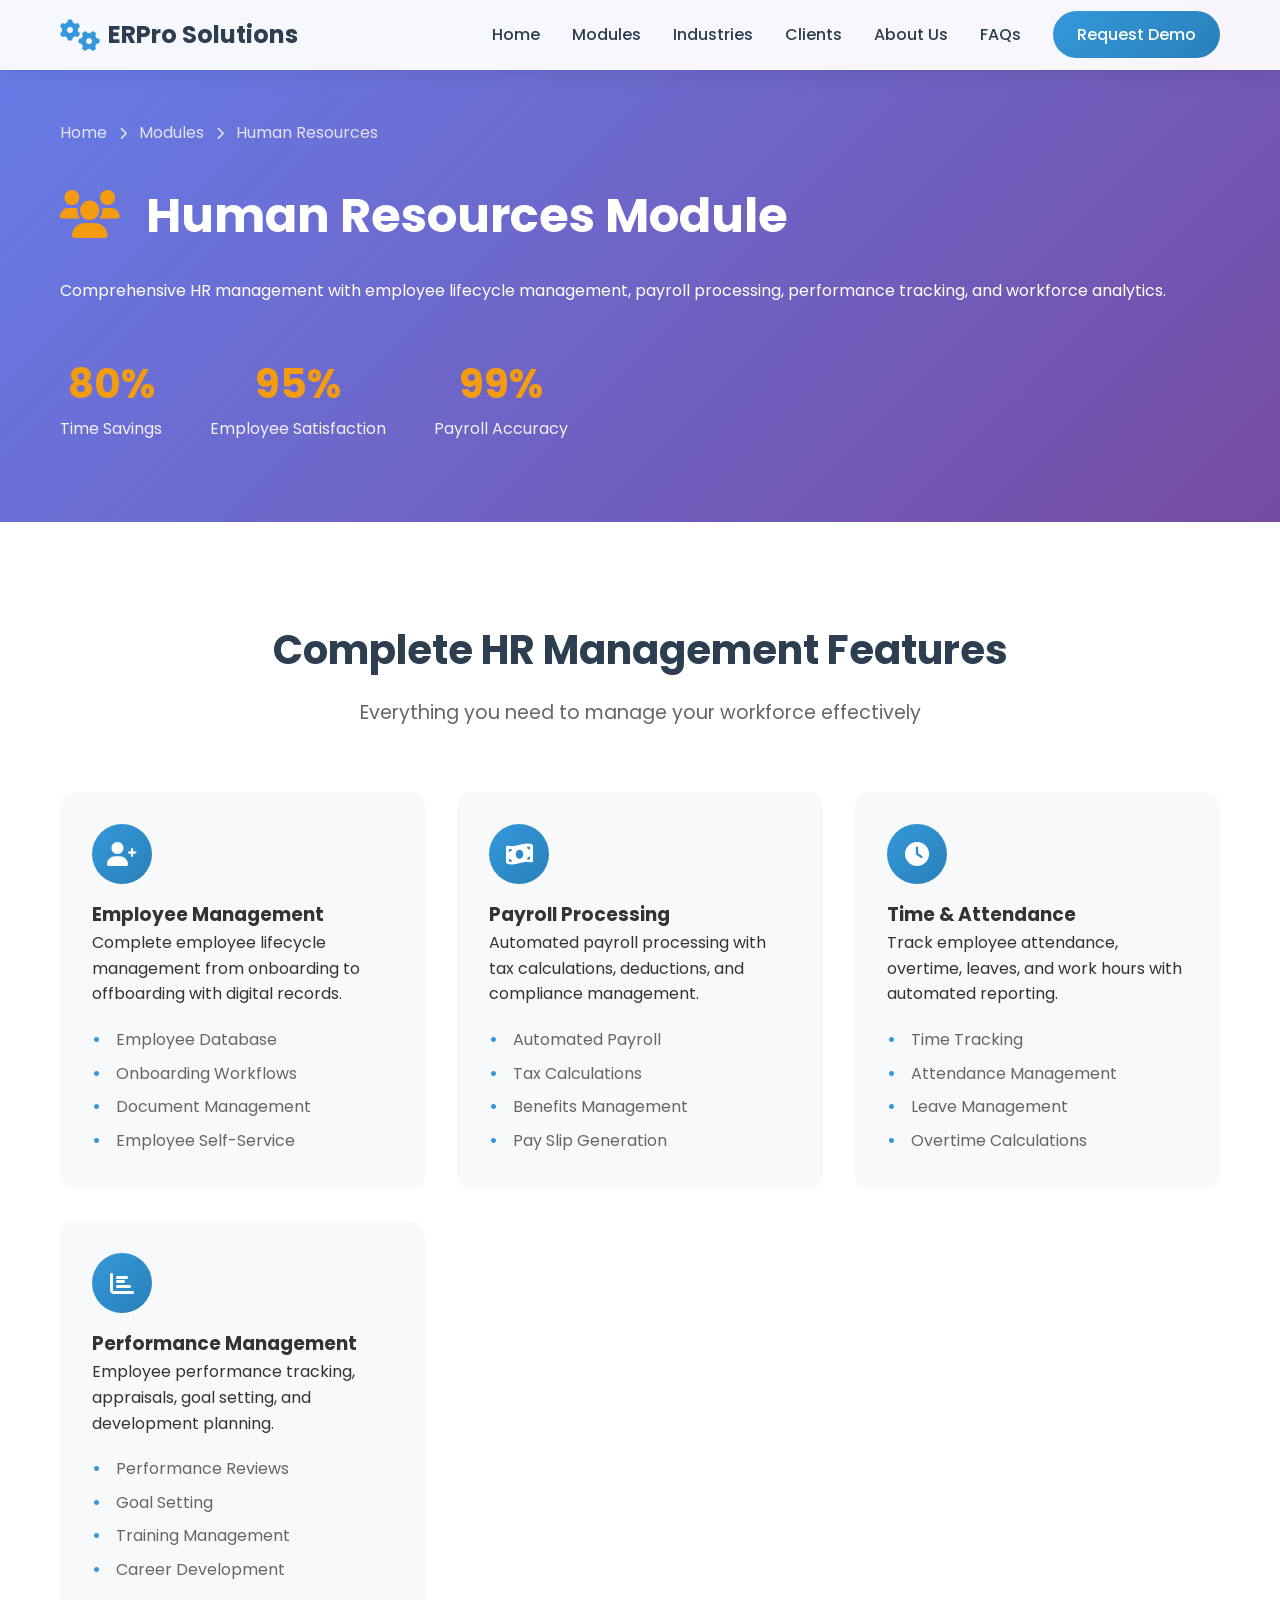
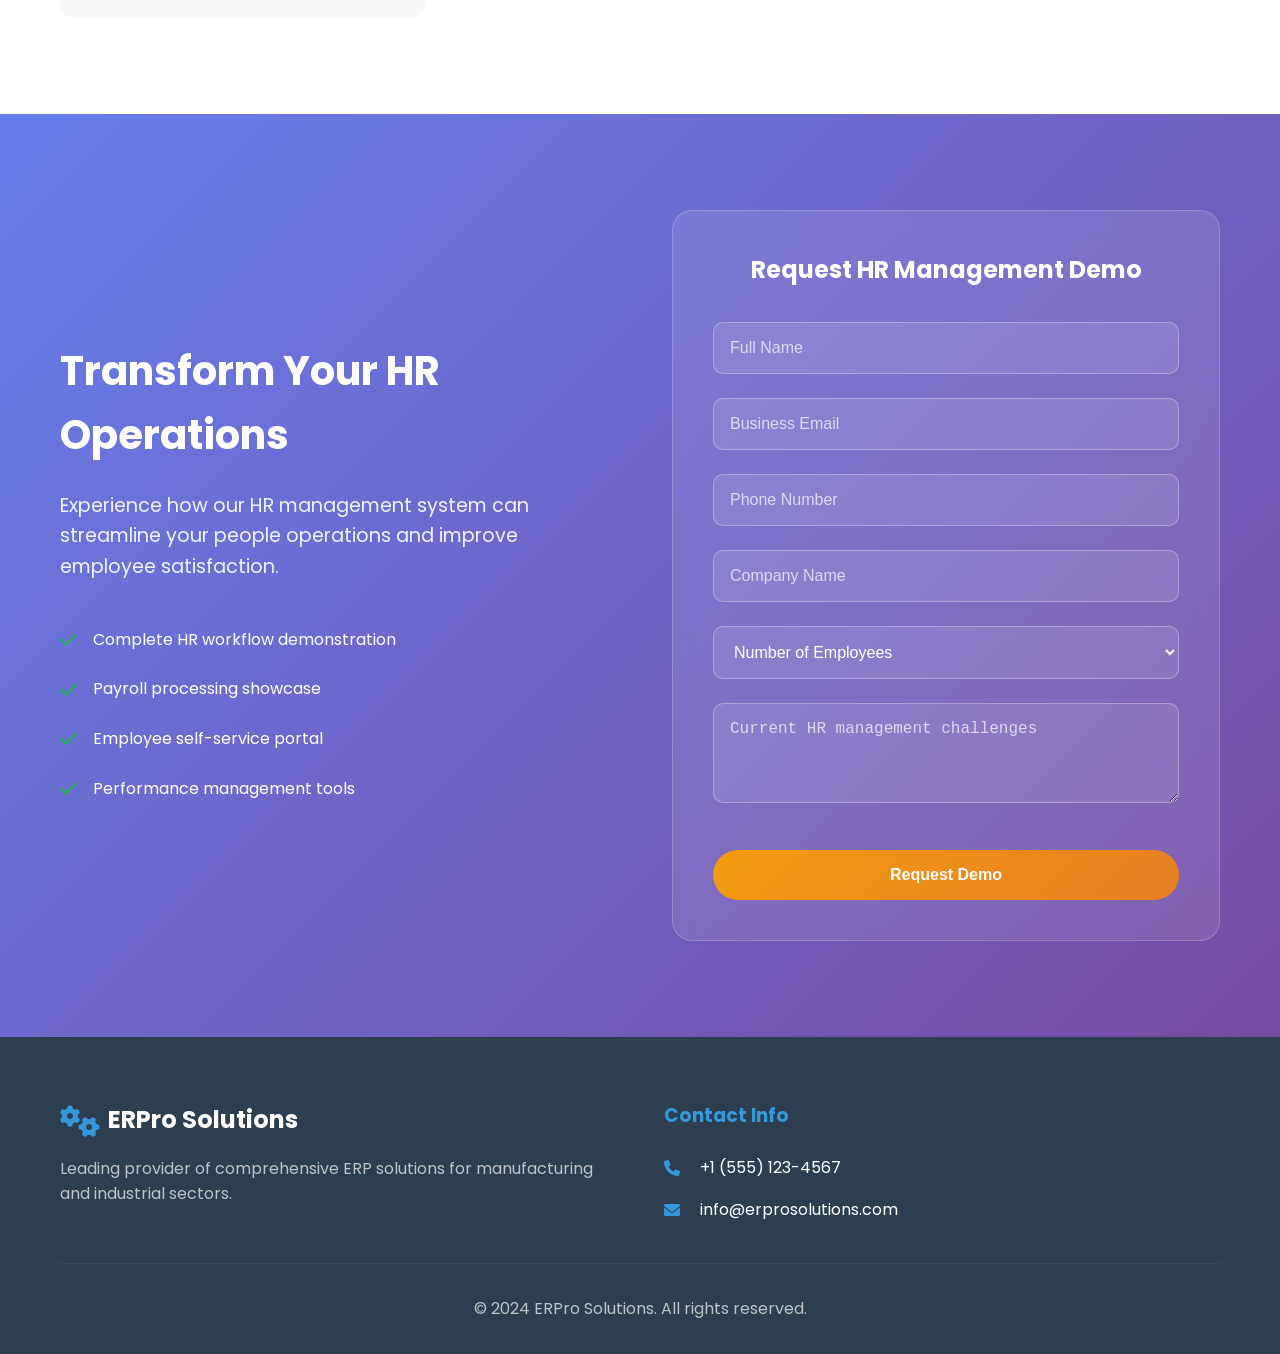
<file: hr-module.html>
<!DOCTYPE html>
<html lang="en">
<head>
    <meta charset="UTF-8">
    <meta name="viewport" content="width=device-width, initial-scale=1.0">
    <title>Human Resources Module - ERPro Solutions</title>
    <link rel="stylesheet" href="styles.css">
    <link rel="stylesheet" href="https://cdnjs.cloudflare.com/ajax/libs/font-awesome/6.0.0/css/all.min.css">
    <link href="https://fonts.googleapis.com/css2?family=Poppins:wght@300;400;500;600;700&display=swap" rel="stylesheet">
</head>
<body>
    <header class="header">
        <nav class="navbar">
            <div class="nav-container">
                <div class="logo">
                    <i class="fas fa-cogs"></i>
                    <span>ERPro Solutions</span>
                </div>
                <ul class="nav-menu">
                    <li><a href="index.html">Home</a></li>
                    <li><a href="index.html#modules">Modules</a></li>
                    <li><a href="index.html#industries">Industries</a></li>
                    <li><a href="index.html#clients">Clients</a></li>
                    <li><a href="index.html#about">About Us</a></li>
                    <li><a href="index.html#faqs">FAQs</a></li>
                    <li><a href="index.html#demo" class="demo-btn">Request Demo</a></li>
                </ul>
                <div class="hamburger">
                    <span></span>
                    <span></span>
                    <span></span>
                </div>
            </div>
        </nav>
    </header>

    <section class="module-hero">
        <div class="container">
            <div class="module-hero-content">
                <div class="breadcrumb">
                    <a href="index.html">Home</a> <i class="fas fa-chevron-right"></i> 
                    <a href="index.html#modules">Modules</a> <i class="fas fa-chevron-right"></i>
                    <span>Human Resources</span>
                </div>
                <h1><i class="fas fa-users"></i> Human Resources Module</h1>
                <p>Comprehensive HR management with employee lifecycle management, payroll processing, performance tracking, and workforce analytics.</p>
                <div class="hero-stats">
                    <div class="stat">
                        <span class="number">80%</span>
                        <span class="label">Time Savings</span>
                    </div>
                    <div class="stat">
                        <span class="number">95%</span>
                        <span class="label">Employee Satisfaction</span>
                    </div>
                    <div class="stat">
                        <span class="number">99%</span>
                        <span class="label">Payroll Accuracy</span>
                    </div>
                </div>
            </div>
        </div>
    </section>

    <section class="module-features">
        <div class="container">
            <div class="section-header">
                <h2>Complete HR Management Features</h2>
                <p>Everything you need to manage your workforce effectively</p>
            </div>
            <div class="features-grid">
                <div class="feature-card">
                    <div class="feature-icon">
                        <i class="fas fa-user-plus"></i>
                    </div>
                    <h3>Employee Management</h3>
                    <p>Complete employee lifecycle management from onboarding to offboarding with digital records.</p>
                    <ul>
                        <li>Employee Database</li>
                        <li>Onboarding Workflows</li>
                        <li>Document Management</li>
                        <li>Employee Self-Service</li>
                    </ul>
                </div>
                <div class="feature-card">
                    <div class="feature-icon">
                        <i class="fas fa-money-bill-wave"></i>
                    </div>
                    <h3>Payroll Processing</h3>
                    <p>Automated payroll processing with tax calculations, deductions, and compliance management.</p>
                    <ul>
                        <li>Automated Payroll</li>
                        <li>Tax Calculations</li>
                        <li>Benefits Management</li>
                        <li>Pay Slip Generation</li>
                    </ul>
                </div>
                <div class="feature-card">
                    <div class="feature-icon">
                        <i class="fas fa-clock"></i>
                    </div>
                    <h3>Time & Attendance</h3>
                    <p>Track employee attendance, overtime, leaves, and work hours with automated reporting.</p>
                    <ul>
                        <li>Time Tracking</li>
                        <li>Attendance Management</li>
                        <li>Leave Management</li>
                        <li>Overtime Calculations</li>
                    </ul>
                </div>
                <div class="feature-card">
                    <div class="feature-icon">
                        <i class="fas fa-chart-bar"></i>
                    </div>
                    <h3>Performance Management</h3>
                    <p>Employee performance tracking, appraisals, goal setting, and development planning.</p>
                    <ul>
                        <li>Performance Reviews</li>
                        <li>Goal Setting</li>
                        <li>Training Management</li>
                        <li>Career Development</li>
                    </ul>
                </div>
            </div>
        </div>
    </section>

    <section class="module-demo">
        <div class="container">
            <div class="demo-content">
                <div class="demo-text">
                    <h2>Transform Your HR Operations</h2>
                    <p>Experience how our HR management system can streamline your people operations and improve employee satisfaction.</p>
                    <ul class="demo-benefits">
                        <li><i class="fas fa-check"></i> Complete HR workflow demonstration</li>
                        <li><i class="fas fa-check"></i> Payroll processing showcase</li>
                        <li><i class="fas fa-check"></i> Employee self-service portal</li>
                        <li><i class="fas fa-check"></i> Performance management tools</li>
                    </ul>
                </div>
                <div class="demo-form">
                    <form id="moduleForm">
                        <h3>Request HR Management Demo</h3>
                        <div class="form-group">
                            <input type="text" name="name" placeholder="Full Name" required>
                        </div>
                        <div class="form-group">
                            <input type="email" name="email" placeholder="Business Email" required>
                        </div>
                        <div class="form-group">
                            <input type="tel" name="phone" placeholder="Phone Number" required>
                        </div>
                        <div class="form-group">
                            <input type="text" name="company" placeholder="Company Name" required>
                        </div>
                        <div class="form-group">
                            <select name="employee_count" required>
                                <option value="">Number of Employees</option>
                                <option value="small">1-50 employees</option>
                                <option value="medium">51-200 employees</option>
                                <option value="large">201-1000 employees</option>
                                <option value="enterprise">1000+ employees</option>
                            </select>
                        </div>
                        <div class="form-group">
                            <textarea name="requirements" placeholder="Current HR management challenges"></textarea>
                        </div>
                        <button type="submit" class="btn btn-primary">Request Demo</button>
                    </form>
                </div>
            </div>
        </div>
    </section>

    <footer class="footer">
        <div class="container">
            <div class="footer-content">
                <div class="footer-section">
                    <div class="footer-logo">
                        <i class="fas fa-cogs"></i>
                        <span>ERPro Solutions</span>
                    </div>
                    <p>Leading provider of comprehensive ERP solutions for manufacturing and industrial sectors.</p>
                </div>
                <div class="footer-section">
                    <h3>Contact Info</h3>
                    <div class="contact-info">
                        <div class="contact-item">
                            <i class="fas fa-phone"></i>
                            <span>+1 (555) 123-4567</span>
                        </div>
                        <div class="contact-item">
                            <i class="fas fa-envelope"></i>
                            <span>info@erprosolutions.com</span>
                        </div>
                    </div>
                </div>
            </div>
            <div class="footer-bottom">
                <p>&copy; 2024 ERPro Solutions. All rights reserved.</p>
            </div>
        </div>
    </footer>

    <script src="script.js"></script>
    <script>
        const moduleStyles = document.createElement('style');
        moduleStyles.textContent = `
            .module-hero { padding: 120px 0 80px; background: linear-gradient(135deg, #667eea 0%, #764ba2 100%); color: white; }
            .breadcrumb { margin-bottom: 2rem; opacity: 0.8; }
            .breadcrumb a { color: white; text-decoration: none; }
            .breadcrumb i { margin: 0 0.5rem; font-size: 0.8rem; }
            .module-hero h1 { font-size: 3rem; margin-bottom: 1.5rem; }
            .module-hero h1 i { margin-right: 1rem; color: #f39c12; }
            .hero-stats { display: flex; gap: 3rem; margin-top: 3rem; }
            .hero-stats .stat { text-align: center; }
            .hero-stats .number { display: block; font-size: 2.5rem; font-weight: 700; color: #f39c12; }
            .hero-stats .label { font-size: 1rem; opacity: 0.9; }
            .module-features { padding: 6rem 0; background: white; }
            .features-grid { display: grid; grid-template-columns: repeat(auto-fit, minmax(300px, 1fr)); gap: 2rem; }
            .feature-card { background: #f8f9fa; border-radius: 15px; padding: 2rem; transition: all 0.3s ease; }
            .feature-card:hover { transform: translateY(-5px); box-shadow: 0 15px 35px rgba(0, 0, 0, 0.1); }
            .feature-icon { width: 60px; height: 60px; background: linear-gradient(135deg, #3498db, #2980b9); border-radius: 50%; display: flex; align-items: center; justify-content: center; margin-bottom: 1rem; }
            .feature-icon i { font-size: 1.5rem; color: white; }
            .feature-card ul { list-style: none; margin-top: 1rem; }
            .feature-card li { padding: 0.25rem 0; position: relative; padding-left: 1.5rem; color: #666; }
            .feature-card li::before { content: '•'; position: absolute; left: 0; color: #3498db; font-weight: bold; }
            .module-demo { padding: 6rem 0; background: linear-gradient(135deg, #667eea 0%, #764ba2 100%); color: white; }
            @media (max-width: 768px) { .module-hero h1 { font-size: 2rem; } .hero-stats { flex-direction: column; gap: 1rem; } .features-grid { grid-template-columns: 1fr; } }
        `;
        document.head.appendChild(moduleStyles);
    </script>
</body>
</html>
</file>
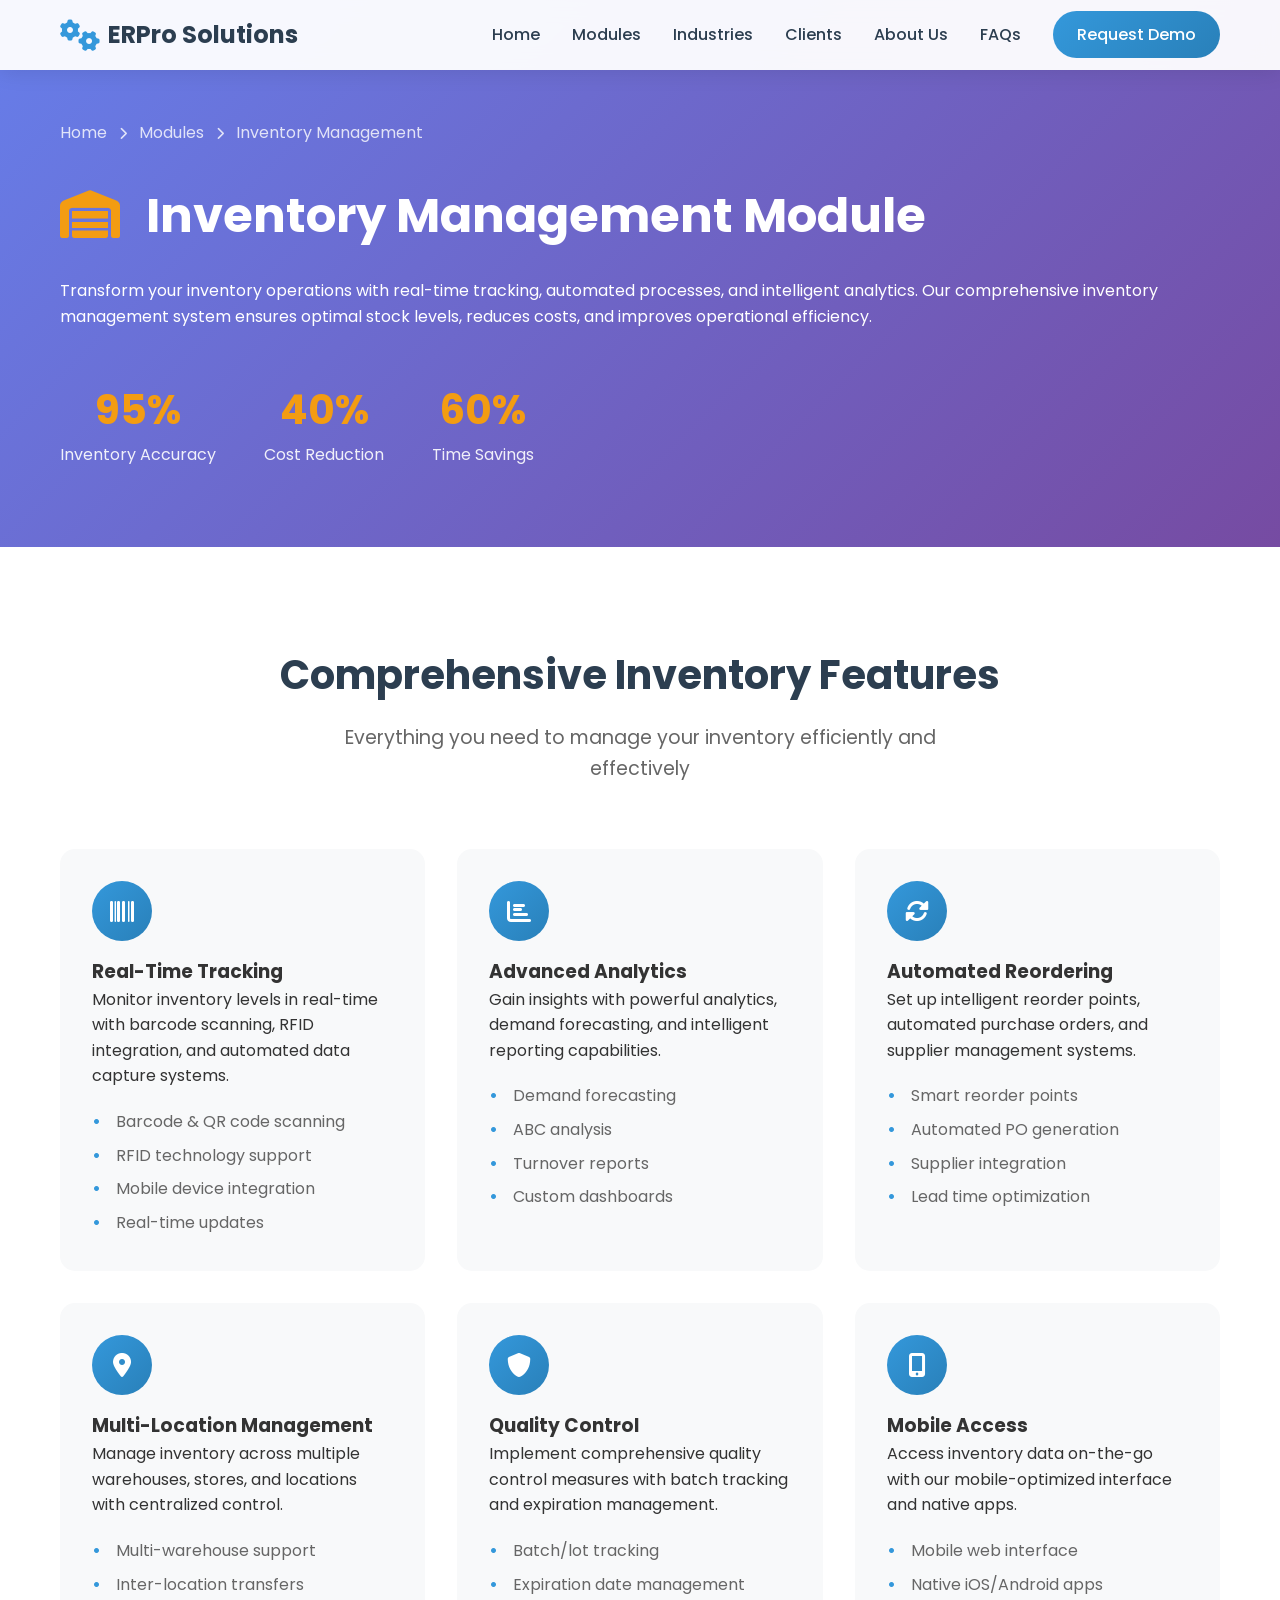
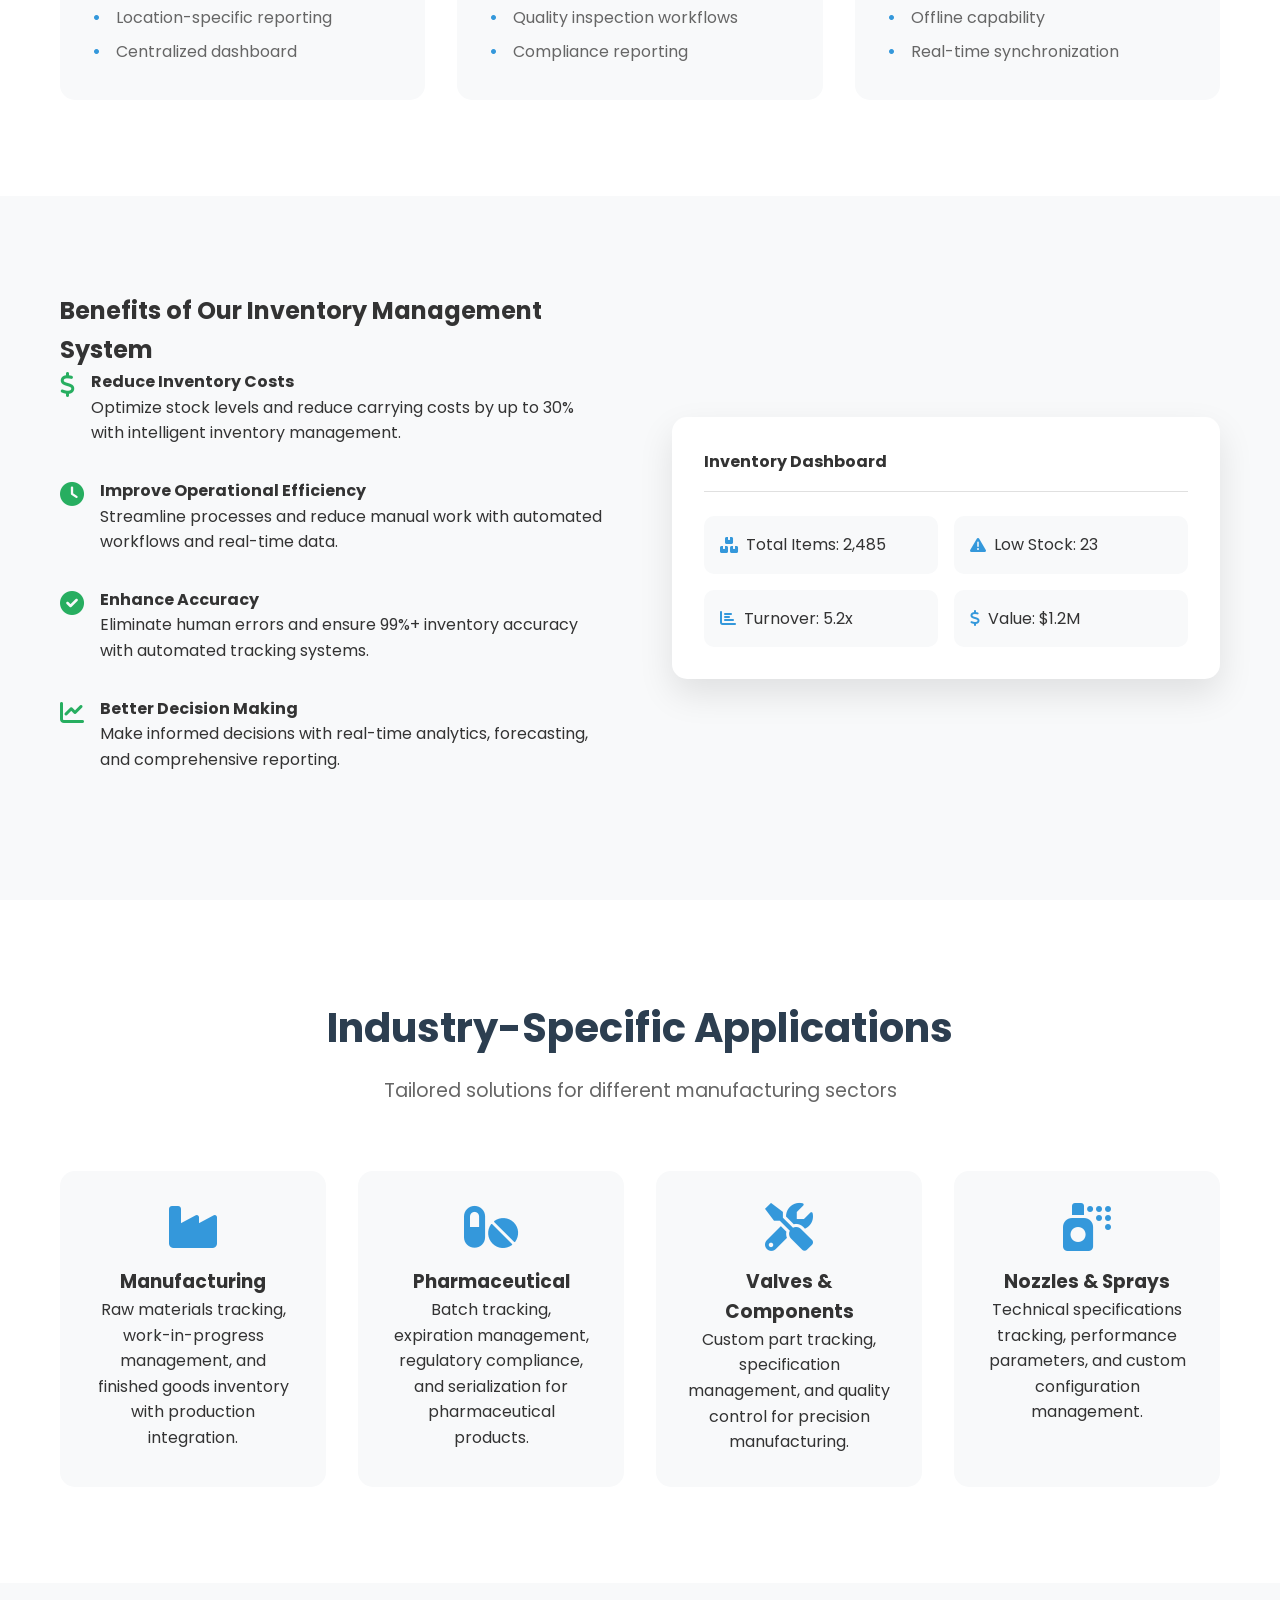
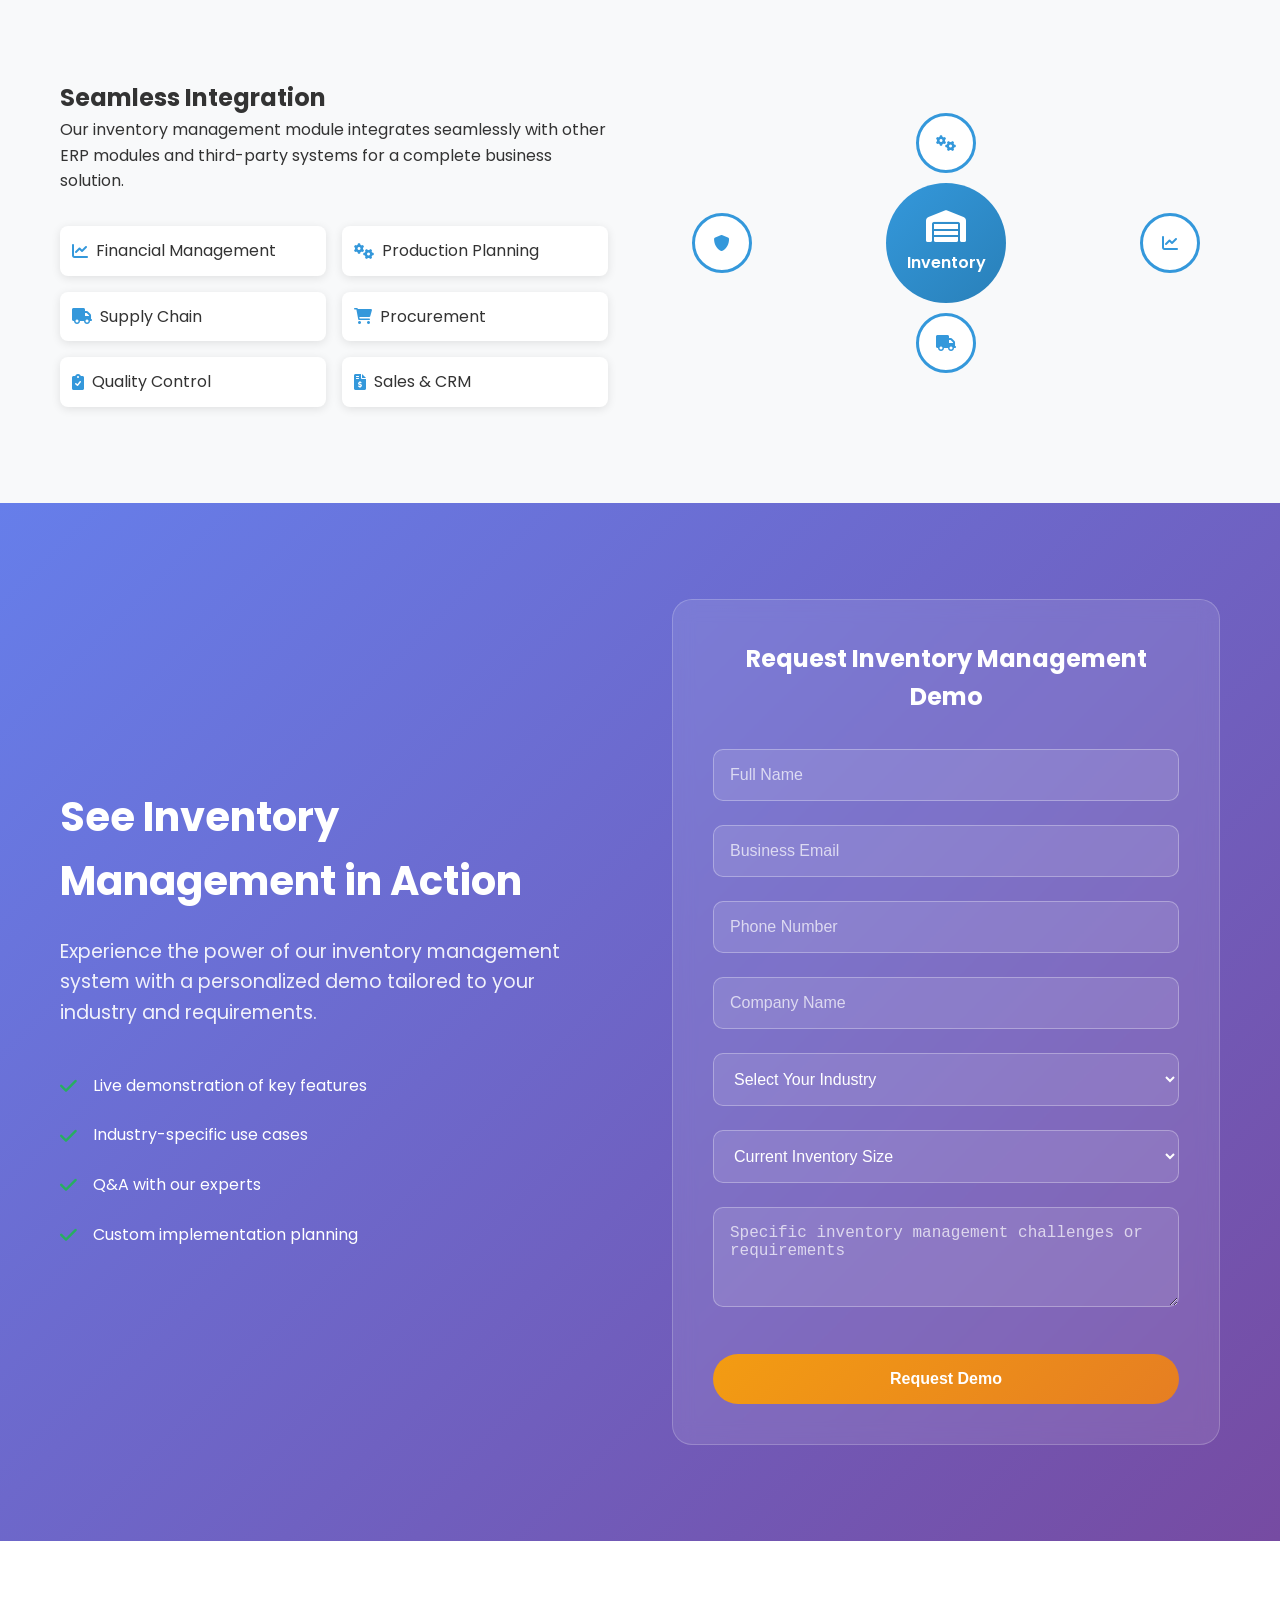
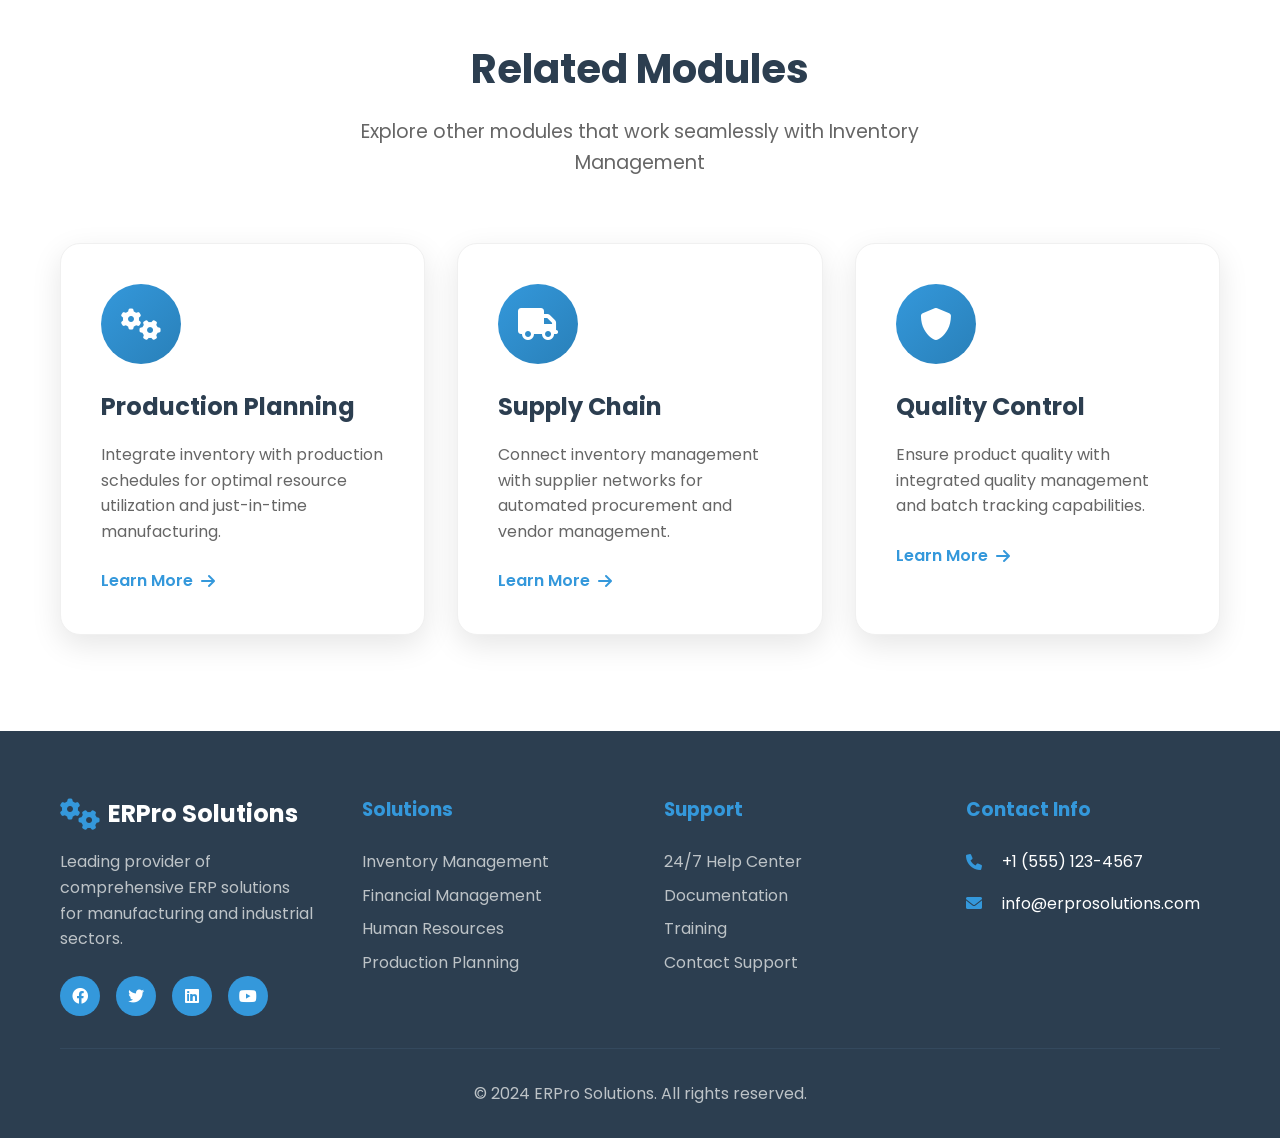
<file: inventory-module.html>
<!DOCTYPE html>
<html lang="en">
<head>
    <meta charset="UTF-8">
    <meta name="viewport" content="width=device-width, initial-scale=1.0">
    <title>Inventory Management Module - ERPro Solutions</title>
    <link rel="stylesheet" href="styles.css">
    <link rel="stylesheet" href="https://cdnjs.cloudflare.com/ajax/libs/font-awesome/6.0.0/css/all.min.css">
    <link href="https://fonts.googleapis.com/css2?family=Poppins:wght@300;400;500;600;700&display=swap" rel="stylesheet">
</head>
<body>
    <!-- Header & Navigation -->
    <header class="header">
        <nav class="navbar">
            <div class="nav-container">
                <div class="logo">
                    <i class="fas fa-cogs"></i>
                    <span>ERPro Solutions</span>
                </div>
                <ul class="nav-menu">
                    <li><a href="index.html">Home</a></li>
                    <li><a href="index.html#modules">Modules</a></li>
                    <li><a href="index.html#industries">Industries</a></li>
                    <li><a href="index.html#clients">Clients</a></li>
                    <li><a href="index.html#about">About Us</a></li>
                    <li><a href="index.html#faqs">FAQs</a></li>
                    <li><a href="index.html#demo" class="demo-btn">Request Demo</a></li>
                </ul>
                <div class="hamburger">
                    <span></span>
                    <span></span>
                    <span></span>
                </div>
            </div>
        </nav>
    </header>

    <!-- Module Hero Section -->
    <section class="module-hero">
        <div class="container">
            <div class="module-hero-content">
                <div class="breadcrumb">
                    <a href="index.html">Home</a> <i class="fas fa-chevron-right"></i> 
                    <a href="index.html#modules">Modules</a> <i class="fas fa-chevron-right"></i>
                    <span>Inventory Management</span>
                </div>
                <h1><i class="fas fa-warehouse"></i> Inventory Management Module</h1>
                <p>Transform your inventory operations with real-time tracking, automated processes, and intelligent analytics. Our comprehensive inventory management system ensures optimal stock levels, reduces costs, and improves operational efficiency.</p>
                <div class="hero-stats">
                    <div class="stat">
                        <span class="number">95%</span>
                        <span class="label">Inventory Accuracy</span>
                    </div>
                    <div class="stat">
                        <span class="number">40%</span>
                        <span class="label">Cost Reduction</span>
                    </div>
                    <div class="stat">
                        <span class="number">60%</span>
                        <span class="label">Time Savings</span>
                    </div>
                </div>
            </div>
        </div>
    </section>

    <!-- Key Features Section -->
    <section class="module-features">
        <div class="container">
            <div class="section-header">
                <h2>Comprehensive Inventory Features</h2>
                <p>Everything you need to manage your inventory efficiently and effectively</p>
            </div>
            <div class="features-grid">
                <div class="feature-card">
                    <div class="feature-icon">
                        <i class="fas fa-barcode"></i>
                    </div>
                    <h3>Real-Time Tracking</h3>
                    <p>Monitor inventory levels in real-time with barcode scanning, RFID integration, and automated data capture systems.</p>
                    <ul>
                        <li>Barcode & QR code scanning</li>
                        <li>RFID technology support</li>
                        <li>Mobile device integration</li>
                        <li>Real-time updates</li>
                    </ul>
                </div>
                <div class="feature-card">
                    <div class="feature-icon">
                        <i class="fas fa-chart-bar"></i>
                    </div>
                    <h3>Advanced Analytics</h3>
                    <p>Gain insights with powerful analytics, demand forecasting, and intelligent reporting capabilities.</p>
                    <ul>
                        <li>Demand forecasting</li>
                        <li>ABC analysis</li>
                        <li>Turnover reports</li>
                        <li>Custom dashboards</li>
                    </ul>
                </div>
                <div class="feature-card">
                    <div class="feature-icon">
                        <i class="fas fa-sync-alt"></i>
                    </div>
                    <h3>Automated Reordering</h3>
                    <p>Set up intelligent reorder points, automated purchase orders, and supplier management systems.</p>
                    <ul>
                        <li>Smart reorder points</li>
                        <li>Automated PO generation</li>
                        <li>Supplier integration</li>
                        <li>Lead time optimization</li>
                    </ul>
                </div>
                <div class="feature-card">
                    <div class="feature-icon">
                        <i class="fas fa-map-marker-alt"></i>
                    </div>
                    <h3>Multi-Location Management</h3>
                    <p>Manage inventory across multiple warehouses, stores, and locations with centralized control.</p>
                    <ul>
                        <li>Multi-warehouse support</li>
                        <li>Inter-location transfers</li>
                        <li>Location-specific reporting</li>
                        <li>Centralized dashboard</li>
                    </ul>
                </div>
                <div class="feature-card">
                    <div class="feature-icon">
                        <i class="fas fa-shield-alt"></i>
                    </div>
                    <h3>Quality Control</h3>
                    <p>Implement comprehensive quality control measures with batch tracking and expiration management.</p>
                    <ul>
                        <li>Batch/lot tracking</li>
                        <li>Expiration date management</li>
                        <li>Quality inspection workflows</li>
                        <li>Compliance reporting</li>
                    </ul>
                </div>
                <div class="feature-card">
                    <div class="feature-icon">
                        <i class="fas fa-mobile-alt"></i>
                    </div>
                    <h3>Mobile Access</h3>
                    <p>Access inventory data on-the-go with our mobile-optimized interface and native apps.</p>
                    <ul>
                        <li>Mobile web interface</li>
                        <li>Native iOS/Android apps</li>
                        <li>Offline capability</li>
                        <li>Real-time synchronization</li>
                    </ul>
                </div>
            </div>
        </div>
    </section>

    <!-- Benefits Section -->
    <section class="module-benefits">
        <div class="container">
            <div class="benefits-content">
                <div class="benefits-text">
                    <h2>Benefits of Our Inventory Management System</h2>
                    <div class="benefit-item">
                        <i class="fas fa-dollar-sign"></i>
                        <div>
                            <h4>Reduce Inventory Costs</h4>
                            <p>Optimize stock levels and reduce carrying costs by up to 30% with intelligent inventory management.</p>
                        </div>
                    </div>
                    <div class="benefit-item">
                        <i class="fas fa-clock"></i>
                        <div>
                            <h4>Improve Operational Efficiency</h4>
                            <p>Streamline processes and reduce manual work with automated workflows and real-time data.</p>
                        </div>
                    </div>
                    <div class="benefit-item">
                        <i class="fas fa-check-circle"></i>
                        <div>
                            <h4>Enhance Accuracy</h4>
                            <p>Eliminate human errors and ensure 99%+ inventory accuracy with automated tracking systems.</p>
                        </div>
                    </div>
                    <div class="benefit-item">
                        <i class="fas fa-chart-line"></i>
                        <div>
                            <h4>Better Decision Making</h4>
                            <p>Make informed decisions with real-time analytics, forecasting, and comprehensive reporting.</p>
                        </div>
                    </div>
                </div>
                <div class="benefits-image">
                    <div class="dashboard-preview">
                        <div class="dashboard-header">
                            <h4>Inventory Dashboard</h4>
                        </div>
                        <div class="dashboard-content">
                            <div class="widget">
                                <i class="fas fa-boxes"></i>
                                <span>Total Items: 2,485</span>
                            </div>
                            <div class="widget">
                                <i class="fas fa-exclamation-triangle"></i>
                                <span>Low Stock: 23</span>
                            </div>
                            <div class="widget">
                                <i class="fas fa-chart-bar"></i>
                                <span>Turnover: 5.2x</span>
                            </div>
                            <div class="widget">
                                <i class="fas fa-dollar-sign"></i>
                                <span>Value: $1.2M</span>
                            </div>
                        </div>
                    </div>
                </div>
            </div>
        </div>
    </section>

    <!-- Industry Applications -->
    <section class="industry-applications">
        <div class="container">
            <div class="section-header">
                <h2>Industry-Specific Applications</h2>
                <p>Tailored solutions for different manufacturing sectors</p>
            </div>
            <div class="applications-grid">
                <div class="application-card">
                    <i class="fas fa-industry"></i>
                    <h3>Manufacturing</h3>
                    <p>Raw materials tracking, work-in-progress management, and finished goods inventory with production integration.</p>
                </div>
                <div class="application-card">
                    <i class="fas fa-pills"></i>
                    <h3>Pharmaceutical</h3>
                    <p>Batch tracking, expiration management, regulatory compliance, and serialization for pharmaceutical products.</p>
                </div>
                <div class="application-card">
                    <i class="fas fa-tools"></i>
                    <h3>Valves & Components</h3>
                    <p>Custom part tracking, specification management, and quality control for precision manufacturing.</p>
                </div>
                <div class="application-card">
                    <i class="fas fa-spray-can"></i>
                    <h3>Nozzles & Sprays</h3>
                    <p>Technical specifications tracking, performance parameters, and custom configuration management.</p>
                </div>
            </div>
        </div>
    </section>

    <!-- Integration Section -->
    <section class="module-integration">
        <div class="container">
            <div class="integration-content">
                <div class="integration-text">
                    <h2>Seamless Integration</h2>
                    <p>Our inventory management module integrates seamlessly with other ERP modules and third-party systems for a complete business solution.</p>
                    <div class="integration-list">
                        <div class="integration-item">
                            <i class="fas fa-chart-line"></i>
                            <span>Financial Management</span>
                        </div>
                        <div class="integration-item">
                            <i class="fas fa-cogs"></i>
                            <span>Production Planning</span>
                        </div>
                        <div class="integration-item">
                            <i class="fas fa-truck"></i>
                            <span>Supply Chain</span>
                        </div>
                        <div class="integration-item">
                            <i class="fas fa-shopping-cart"></i>
                            <span>Procurement</span>
                        </div>
                        <div class="integration-item">
                            <i class="fas fa-clipboard-check"></i>
                            <span>Quality Control</span>
                        </div>
                        <div class="integration-item">
                            <i class="fas fa-file-invoice-dollar"></i>
                            <span>Sales & CRM</span>
                        </div>
                    </div>
                </div>
                <div class="integration-diagram">
                    <div class="central-module">
                        <i class="fas fa-warehouse"></i>
                        <span>Inventory</span>
                    </div>
                    <div class="connected-modules">
                        <div class="module production"><i class="fas fa-cogs"></i></div>
                        <div class="module financial"><i class="fas fa-chart-line"></i></div>
                        <div class="module supply"><i class="fas fa-truck"></i></div>
                        <div class="module quality"><i class="fas fa-shield-alt"></i></div>
                    </div>
                </div>
            </div>
        </div>
    </section>

    <!-- Demo Request Section -->
    <section class="module-demo">
        <div class="container">
            <div class="demo-content">
                <div class="demo-text">
                    <h2>See Inventory Management in Action</h2>
                    <p>Experience the power of our inventory management system with a personalized demo tailored to your industry and requirements.</p>
                    <ul class="demo-benefits">
                        <li><i class="fas fa-check"></i> Live demonstration of key features</li>
                        <li><i class="fas fa-check"></i> Industry-specific use cases</li>
                        <li><i class="fas fa-check"></i> Q&A with our experts</li>
                        <li><i class="fas fa-check"></i> Custom implementation planning</li>
                    </ul>
                </div>
                <div class="demo-form">
                    <form id="moduleForm">
                        <h3>Request Inventory Management Demo</h3>
                        <div class="form-group">
                            <input type="text" name="name" placeholder="Full Name" required>
                        </div>
                        <div class="form-group">
                            <input type="email" name="email" placeholder="Business Email" required>
                        </div>
                        <div class="form-group">
                            <input type="tel" name="phone" placeholder="Phone Number" required>
                        </div>
                        <div class="form-group">
                            <input type="text" name="company" placeholder="Company Name" required>
                        </div>
                        <div class="form-group">
                            <select name="industry" required>
                                <option value="">Select Your Industry</option>
                                <option value="manufacturing">General Manufacturing</option>
                                <option value="pharmaceutical">Pharmaceutical</option>
                                <option value="valves">Valves Industry</option>
                                <option value="nozzles">Nozzles & Sprays</option>
                                <option value="automotive">Automotive</option>
                                <option value="other">Other</option>
                            </select>
                        </div>
                        <div class="form-group">
                            <select name="inventory_size" required>
                                <option value="">Current Inventory Size</option>
                                <option value="small">Less than 1,000 items</option>
                                <option value="medium">1,000 - 10,000 items</option>
                                <option value="large">10,000 - 50,000 items</option>
                                <option value="enterprise">More than 50,000 items</option>
                            </select>
                        </div>
                        <div class="form-group">
                            <textarea name="requirements" placeholder="Specific inventory management challenges or requirements"></textarea>
                        </div>
                        <button type="submit" class="btn btn-primary">Request Demo</button>
                    </form>
                </div>
            </div>
        </div>
    </section>

    <!-- Related Modules -->
    <section class="related-modules">
        <div class="container">
            <div class="section-header">
                <h2>Related Modules</h2>
                <p>Explore other modules that work seamlessly with Inventory Management</p>
            </div>
            <div class="modules-grid">
                <div class="module-card">
                    <div class="module-icon">
                        <i class="fas fa-cogs"></i>
                    </div>
                    <h3>Production Planning</h3>
                    <p>Integrate inventory with production schedules for optimal resource utilization and just-in-time manufacturing.</p>
                    <a href="production-module.html" class="explore-btn">Learn More <i class="fas fa-arrow-right"></i></a>
                </div>
                <div class="module-card">
                    <div class="module-icon">
                        <i class="fas fa-truck"></i>
                    </div>
                    <h3>Supply Chain</h3>
                    <p>Connect inventory management with supplier networks for automated procurement and vendor management.</p>
                    <a href="supply-chain-module.html" class="explore-btn">Learn More <i class="fas fa-arrow-right"></i></a>
                </div>
                <div class="module-card">
                    <div class="module-icon">
                        <i class="fas fa-shield-alt"></i>
                    </div>
                    <h3>Quality Control</h3>
                    <p>Ensure product quality with integrated quality management and batch tracking capabilities.</p>
                    <a href="quality-module.html" class="explore-btn">Learn More <i class="fas fa-arrow-right"></i></a>
                </div>
            </div>
        </div>
    </section>

    <!-- Footer -->
    <footer class="footer">
        <div class="container">
            <div class="footer-content">
                <div class="footer-section">
                    <div class="footer-logo">
                        <i class="fas fa-cogs"></i>
                        <span>ERPro Solutions</span>
                    </div>
                    <p>Leading provider of comprehensive ERP solutions for manufacturing and industrial sectors.</p>
                    <div class="social-links">
                        <a href="#"><i class="fab fa-facebook"></i></a>
                        <a href="#"><i class="fab fa-twitter"></i></a>
                        <a href="#"><i class="fab fa-linkedin"></i></a>
                        <a href="#"><i class="fab fa-youtube"></i></a>
                    </div>
                </div>
                <div class="footer-section">
                    <h3>Solutions</h3>
                    <ul>
                        <li><a href="inventory-module.html">Inventory Management</a></li>
                        <li><a href="financial-module.html">Financial Management</a></li>
                        <li><a href="hr-module.html">Human Resources</a></li>
                        <li><a href="production-module.html">Production Planning</a></li>
                    </ul>
                </div>
                <div class="footer-section">
                    <h3>Support</h3>
                    <ul>
                        <li><a href="#">24/7 Help Center</a></li>
                        <li><a href="#">Documentation</a></li>
                        <li><a href="#">Training</a></li>
                        <li><a href="#">Contact Support</a></li>
                    </ul>
                </div>
                <div class="footer-section">
                    <h3>Contact Info</h3>
                    <div class="contact-info">
                        <div class="contact-item">
                            <i class="fas fa-phone"></i>
                            <span>+1 (555) 123-4567</span>
                        </div>
                        <div class="contact-item">
                            <i class="fas fa-envelope"></i>
                            <span>info@erprosolutions.com</span>
                        </div>
                    </div>
                </div>
            </div>
            <div class="footer-bottom">
                <p>&copy; 2024 ERPro Solutions. All rights reserved.</p>
            </div>
        </div>
    </footer>

    <script src="script.js"></script>
    <script>
        // Module-specific styles
        const moduleStyles = document.createElement('style');
        moduleStyles.textContent = `
            .module-hero {
                padding: 120px 0 80px;
                background: linear-gradient(135deg, #667eea 0%, #764ba2 100%);
                color: white;
            }
            
            .breadcrumb {
                margin-bottom: 2rem;
                opacity: 0.8;
            }
            
            .breadcrumb a {
                color: white;
                text-decoration: none;
            }
            
            .breadcrumb i {
                margin: 0 0.5rem;
                font-size: 0.8rem;
            }
            
            .module-hero h1 {
                font-size: 3rem;
                margin-bottom: 1.5rem;
            }
            
            .module-hero h1 i {
                margin-right: 1rem;
                color: #f39c12;
            }
            
            .hero-stats {
                display: flex;
                gap: 3rem;
                margin-top: 3rem;
            }
            
            .hero-stats .stat {
                text-align: center;
            }
            
            .hero-stats .number {
                display: block;
                font-size: 2.5rem;
                font-weight: 700;
                color: #f39c12;
            }
            
            .hero-stats .label {
                font-size: 1rem;
                opacity: 0.9;
            }
            
            .module-features {
                padding: 6rem 0;
                background: white;
            }
            
            .features-grid {
                display: grid;
                grid-template-columns: repeat(auto-fit, minmax(350px, 1fr));
                gap: 2rem;
            }
            
            .feature-card {
                background: #f8f9fa;
                border-radius: 15px;
                padding: 2rem;
                transition: all 0.3s ease;
            }
            
            .feature-card:hover {
                transform: translateY(-5px);
                box-shadow: 0 15px 35px rgba(0, 0, 0, 0.1);
            }
            
            .feature-icon {
                width: 60px;
                height: 60px;
                background: linear-gradient(135deg, #3498db, #2980b9);
                border-radius: 50%;
                display: flex;
                align-items: center;
                justify-content: center;
                margin-bottom: 1rem;
            }
            
            .feature-icon i {
                font-size: 1.5rem;
                color: white;
            }
            
            .feature-card ul {
                list-style: none;
                margin-top: 1rem;
            }
            
            .feature-card li {
                padding: 0.25rem 0;
                position: relative;
                padding-left: 1.5rem;
                color: #666;
            }
            
            .feature-card li::before {
                content: '•';
                position: absolute;
                left: 0;
                color: #3498db;
                font-weight: bold;
            }
            
            .module-benefits {
                padding: 6rem 0;
                background: #f8f9fa;
            }
            
            .benefits-content {
                display: grid;
                grid-template-columns: 1fr 1fr;
                gap: 4rem;
                align-items: center;
            }
            
            .benefit-item {
                display: flex;
                align-items: flex-start;
                gap: 1rem;
                margin-bottom: 2rem;
            }
            
            .benefit-item i {
                font-size: 1.5rem;
                color: #27ae60;
                margin-top: 0.25rem;
            }
            
            .dashboard-preview {
                background: white;
                border-radius: 15px;
                padding: 2rem;
                box-shadow: 0 15px 35px rgba(0, 0, 0, 0.1);
            }
            
            .dashboard-header {
                border-bottom: 1px solid #e0e0e0;
                padding-bottom: 1rem;
                margin-bottom: 1.5rem;
            }
            
            .dashboard-content {
                display: grid;
                grid-template-columns: 1fr 1fr;
                gap: 1rem;
            }
            
            .widget {
                background: #f8f9fa;
                padding: 1rem;
                border-radius: 10px;
                display: flex;
                align-items: center;
                gap: 0.5rem;
            }
            
            .widget i {
                color: #3498db;
            }
            
            .industry-applications {
                padding: 6rem 0;
                background: white;
            }
            
            .applications-grid {
                display: grid;
                grid-template-columns: repeat(auto-fit, minmax(250px, 1fr));
                gap: 2rem;
            }
            
            .application-card {
                text-align: center;
                padding: 2rem;
                border-radius: 15px;
                background: #f8f9fa;
                transition: all 0.3s ease;
            }
            
            .application-card:hover {
                transform: translateY(-5px);
                box-shadow: 0 15px 35px rgba(0, 0, 0, 0.1);
            }
            
            .application-card i {
                font-size: 3rem;
                color: #3498db;
                margin-bottom: 1rem;
            }
            
            .module-integration {
                padding: 6rem 0;
                background: #f8f9fa;
            }
            
            .integration-content {
                display: grid;
                grid-template-columns: 1fr 1fr;
                gap: 4rem;
                align-items: center;
            }
            
            .integration-list {
                display: grid;
                grid-template-columns: 1fr 1fr;
                gap: 1rem;
                margin-top: 2rem;
            }
            
            .integration-item {
                display: flex;
                align-items: center;
                gap: 0.5rem;
                padding: 0.75rem;
                background: white;
                border-radius: 8px;
                box-shadow: 0 2px 10px rgba(0, 0, 0, 0.1);
            }
            
            .integration-item i {
                color: #3498db;
            }
            
            .integration-diagram {
                position: relative;
                height: 300px;
                display: flex;
                align-items: center;
                justify-content: center;
            }
            
            .central-module {
                width: 120px;
                height: 120px;
                background: linear-gradient(135deg, #3498db, #2980b9);
                border-radius: 50%;
                display: flex;
                flex-direction: column;
                align-items: center;
                justify-content: center;
                color: white;
                font-weight: 600;
                z-index: 2;
            }
            
            .central-module i {
                font-size: 2rem;
                margin-bottom: 0.5rem;
            }
            
            .connected-modules {
                position: absolute;
                width: 100%;
                height: 100%;
            }
            
            .connected-modules .module {
                position: absolute;
                width: 60px;
                height: 60px;
                background: white;
                border: 3px solid #3498db;
                border-radius: 50%;
                display: flex;
                align-items: center;
                justify-content: center;
                color: #3498db;
            }
            
            .module.production { top: 20px; left: 50%; transform: translateX(-50%); }
            .module.financial { top: 50%; right: 20px; transform: translateY(-50%); }
            .module.supply { bottom: 20px; left: 50%; transform: translateX(-50%); }
            .module.quality { top: 50%; left: 20px; transform: translateY(-50%); }
            
            .module-demo {
                padding: 6rem 0;
                background: linear-gradient(135deg, #667eea 0%, #764ba2 100%);
                color: white;
            }
            
            .related-modules {
                padding: 6rem 0;
                background: white;
            }
            
            @media (max-width: 768px) {
                .module-hero h1 {
                    font-size: 2rem;
                }
                
                .hero-stats {
                    flex-direction: column;
                    gap: 1rem;
                }
                
                .benefits-content,
                .integration-content {
                    grid-template-columns: 1fr;
                }
                
                .integration-list {
                    grid-template-columns: 1fr;
                }
                
                .features-grid {
                    grid-template-columns: 1fr;
                }
            }
        `;
        document.head.appendChild(moduleStyles);
    </script>
</body>
</html>
</file>
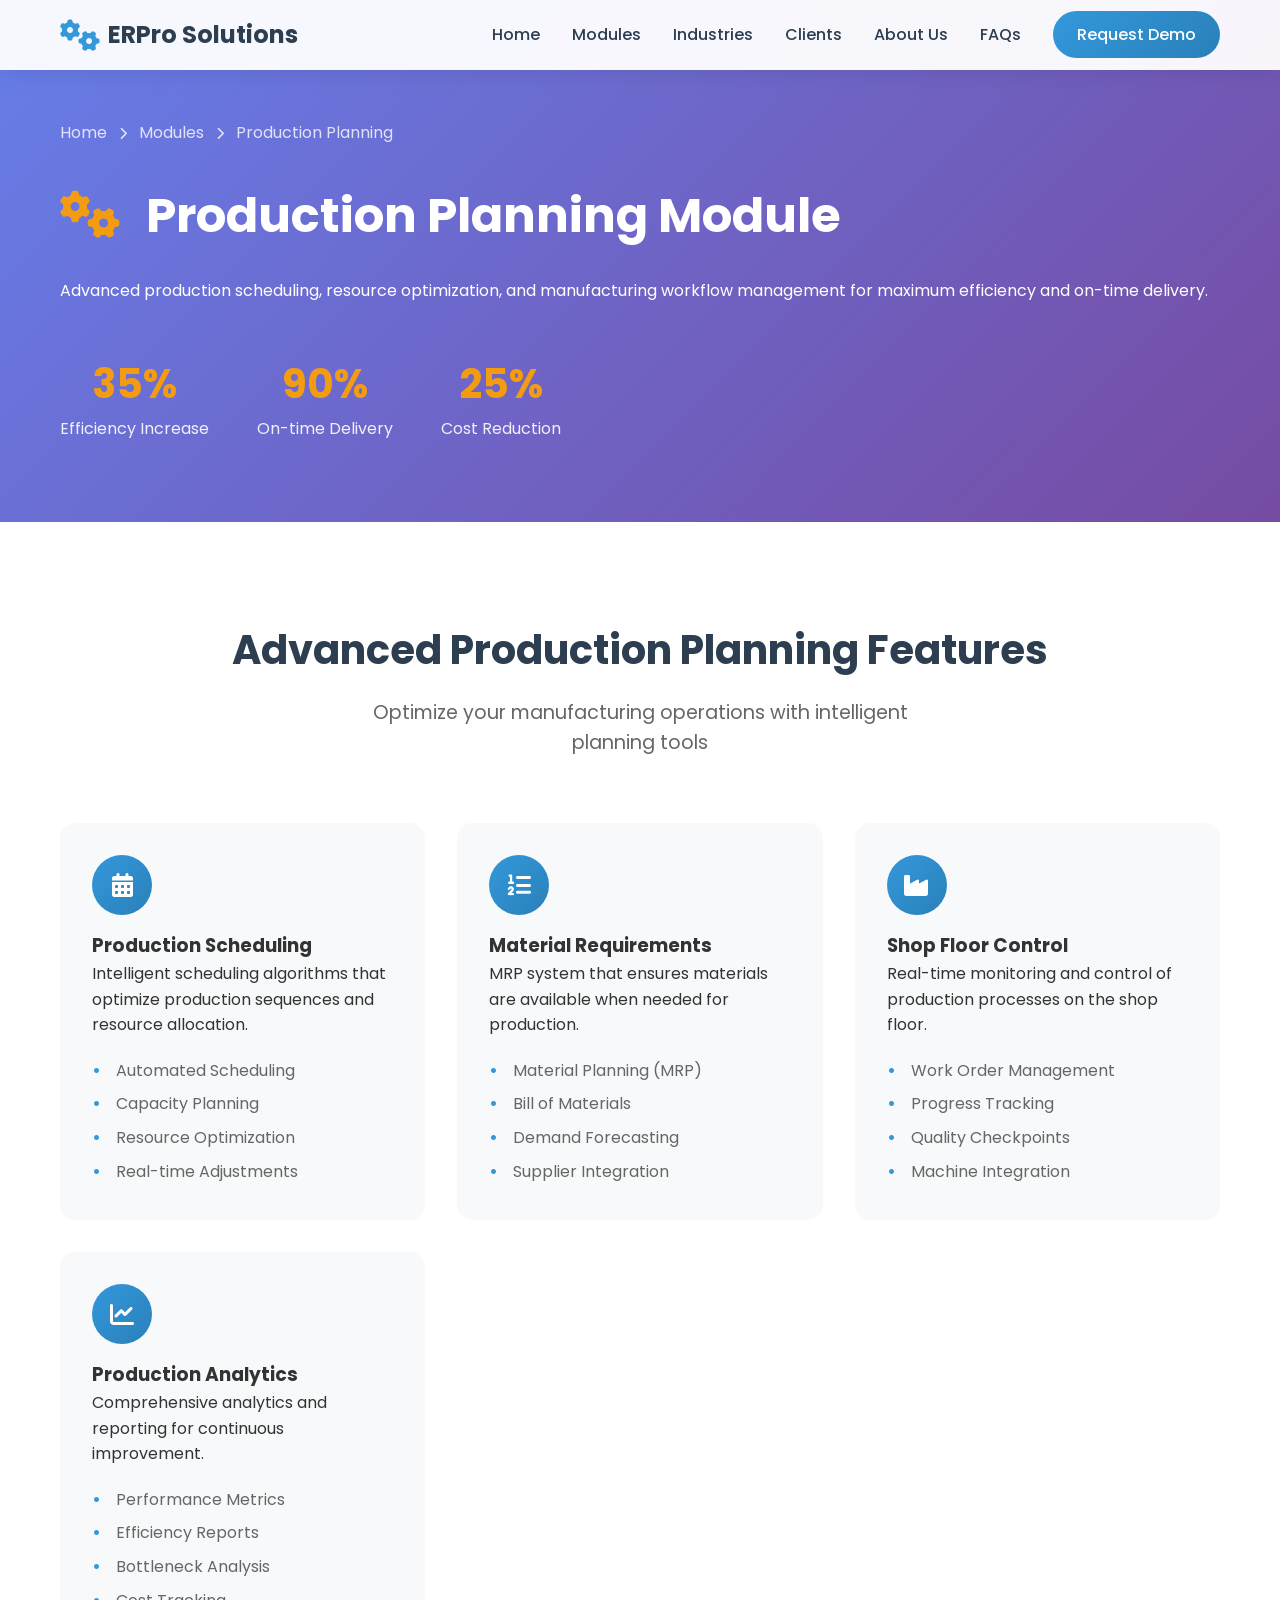
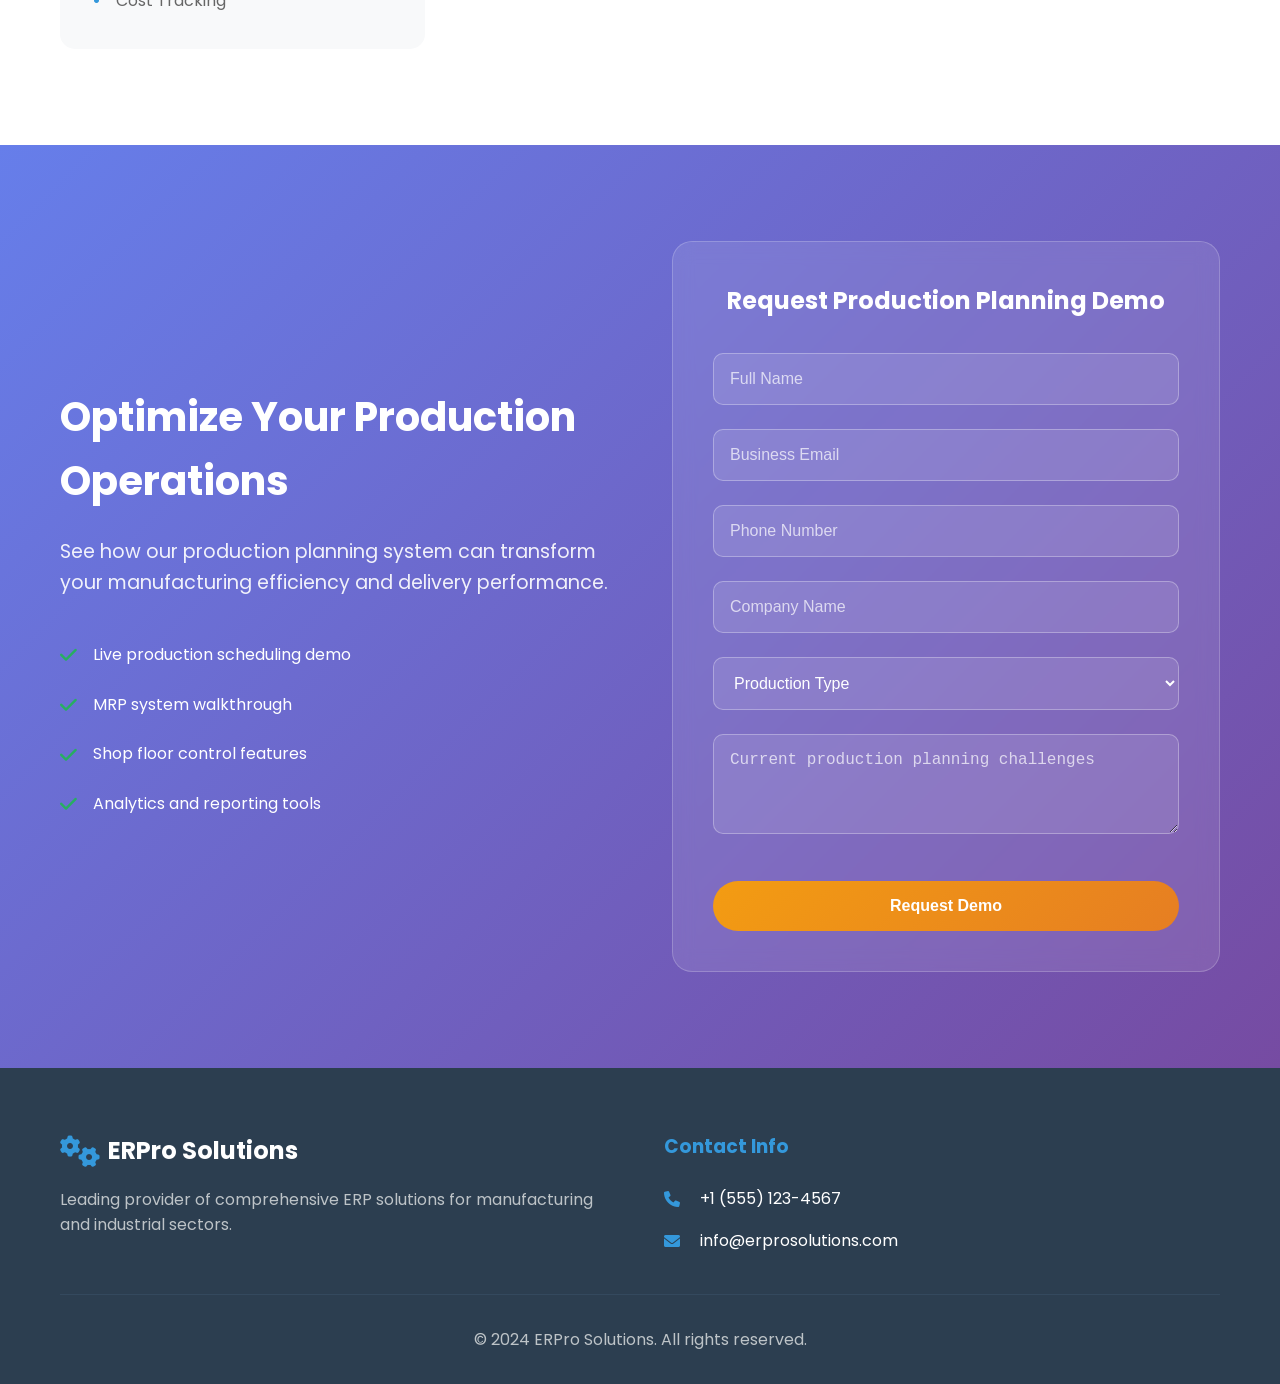
<file: production-module.html>
<!DOCTYPE html>
<html lang="en">
<head>
    <meta charset="UTF-8">
    <meta name="viewport" content="width=device-width, initial-scale=1.0">
    <title>Production Planning Module - ERPro Solutions</title>
    <link rel="stylesheet" href="styles.css">
    <link rel="stylesheet" href="https://cdnjs.cloudflare.com/ajax/libs/font-awesome/6.0.0/css/all.min.css">
    <link href="https://fonts.googleapis.com/css2?family=Poppins:wght@300;400;500;600;700&display=swap" rel="stylesheet">
</head>
<body>
    <header class="header">
        <nav class="navbar">
            <div class="nav-container">
                <div class="logo">
                    <i class="fas fa-cogs"></i>
                    <span>ERPro Solutions</span>
                </div>
                <ul class="nav-menu">
                    <li><a href="index.html">Home</a></li>
                    <li><a href="index.html#modules">Modules</a></li>
                    <li><a href="index.html#industries">Industries</a></li>
                    <li><a href="index.html#clients">Clients</a></li>
                    <li><a href="index.html#about">About Us</a></li>
                    <li><a href="index.html#faqs">FAQs</a></li>
                    <li><a href="index.html#demo" class="demo-btn">Request Demo</a></li>
                </ul>
                <div class="hamburger">
                    <span></span>
                    <span></span>
                    <span></span>
                </div>
            </div>
        </nav>
    </header>

    <section class="module-hero">
        <div class="container">
            <div class="module-hero-content">
                <div class="breadcrumb">
                    <a href="index.html">Home</a> <i class="fas fa-chevron-right"></i> 
                    <a href="index.html#modules">Modules</a> <i class="fas fa-chevron-right"></i>
                    <span>Production Planning</span>
                </div>
                <h1><i class="fas fa-cogs"></i> Production Planning Module</h1>
                <p>Advanced production scheduling, resource optimization, and manufacturing workflow management for maximum efficiency and on-time delivery.</p>
                <div class="hero-stats">
                    <div class="stat">
                        <span class="number">35%</span>
                        <span class="label">Efficiency Increase</span>
                    </div>
                    <div class="stat">
                        <span class="number">90%</span>
                        <span class="label">On-time Delivery</span>
                    </div>
                    <div class="stat">
                        <span class="number">25%</span>
                        <span class="label">Cost Reduction</span>
                    </div>
                </div>
            </div>
        </div>
    </section>

    <section class="module-features">
        <div class="container">
            <div class="section-header">
                <h2>Advanced Production Planning Features</h2>
                <p>Optimize your manufacturing operations with intelligent planning tools</p>
            </div>
            <div class="features-grid">
                <div class="feature-card">
                    <div class="feature-icon">
                        <i class="fas fa-calendar-alt"></i>
                    </div>
                    <h3>Production Scheduling</h3>
                    <p>Intelligent scheduling algorithms that optimize production sequences and resource allocation.</p>
                    <ul>
                        <li>Automated Scheduling</li>
                        <li>Capacity Planning</li>
                        <li>Resource Optimization</li>
                        <li>Real-time Adjustments</li>
                    </ul>
                </div>
                <div class="feature-card">
                    <div class="feature-icon">
                        <i class="fas fa-list-ol"></i>
                    </div>
                    <h3>Material Requirements</h3>
                    <p>MRP system that ensures materials are available when needed for production.</p>
                    <ul>
                        <li>Material Planning (MRP)</li>
                        <li>Bill of Materials</li>
                        <li>Demand Forecasting</li>
                        <li>Supplier Integration</li>
                    </ul>
                </div>
                <div class="feature-card">
                    <div class="feature-icon">
                        <i class="fas fa-industry"></i>
                    </div>
                    <h3>Shop Floor Control</h3>
                    <p>Real-time monitoring and control of production processes on the shop floor.</p>
                    <ul>
                        <li>Work Order Management</li>
                        <li>Progress Tracking</li>
                        <li>Quality Checkpoints</li>
                        <li>Machine Integration</li>
                    </ul>
                </div>
                <div class="feature-card">
                    <div class="feature-icon">
                        <i class="fas fa-chart-line"></i>
                    </div>
                    <h3>Production Analytics</h3>
                    <p>Comprehensive analytics and reporting for continuous improvement.</p>
                    <ul>
                        <li>Performance Metrics</li>
                        <li>Efficiency Reports</li>
                        <li>Bottleneck Analysis</li>
                        <li>Cost Tracking</li>
                    </ul>
                </div>
            </div>
        </div>
    </section>

    <section class="module-demo">
        <div class="container">
            <div class="demo-content">
                <div class="demo-text">
                    <h2>Optimize Your Production Operations</h2>
                    <p>See how our production planning system can transform your manufacturing efficiency and delivery performance.</p>
                    <ul class="demo-benefits">
                        <li><i class="fas fa-check"></i> Live production scheduling demo</li>
                        <li><i class="fas fa-check"></i> MRP system walkthrough</li>
                        <li><i class="fas fa-check"></i> Shop floor control features</li>
                        <li><i class="fas fa-check"></i> Analytics and reporting tools</li>
                    </ul>
                </div>
                <div class="demo-form">
                    <form id="moduleForm">
                        <h3>Request Production Planning Demo</h3>
                        <div class="form-group">
                            <input type="text" name="name" placeholder="Full Name" required>
                        </div>
                        <div class="form-group">
                            <input type="email" name="email" placeholder="Business Email" required>
                        </div>
                        <div class="form-group">
                            <input type="tel" name="phone" placeholder="Phone Number" required>
                        </div>
                        <div class="form-group">
                            <input type="text" name="company" placeholder="Company Name" required>
                        </div>
                        <div class="form-group">
                            <select name="production_type" required>
                                <option value="">Production Type</option>
                                <option value="discrete">Discrete Manufacturing</option>
                                <option value="process">Process Manufacturing</option>
                                <option value="mixed">Mixed Mode</option>
                                <option value="job_shop">Job Shop</option>
                            </select>
                        </div>
                        <div class="form-group">
                            <textarea name="requirements" placeholder="Current production planning challenges"></textarea>
                        </div>
                        <button type="submit" class="btn btn-primary">Request Demo</button>
                    </form>
                </div>
            </div>
        </div>
    </section>

    <footer class="footer">
        <div class="container">
            <div class="footer-content">
                <div class="footer-section">
                    <div class="footer-logo">
                        <i class="fas fa-cogs"></i>
                        <span>ERPro Solutions</span>
                    </div>
                    <p>Leading provider of comprehensive ERP solutions for manufacturing and industrial sectors.</p>
                </div>
                <div class="footer-section">
                    <h3>Contact Info</h3>
                    <div class="contact-info">
                        <div class="contact-item">
                            <i class="fas fa-phone"></i>
                            <span>+1 (555) 123-4567</span>
                        </div>
                        <div class="contact-item">
                            <i class="fas fa-envelope"></i>
                            <span>info@erprosolutions.com</span>
                        </div>
                    </div>
                </div>
            </div>
            <div class="footer-bottom">
                <p>&copy; 2024 ERPro Solutions. All rights reserved.</p>
            </div>
        </div>
    </footer>

    <script src="script.js"></script>
    <script>
        const moduleStyles = document.createElement('style');
        moduleStyles.textContent = `
            .module-hero { padding: 120px 0 80px; background: linear-gradient(135deg, #667eea 0%, #764ba2 100%); color: white; }
            .breadcrumb { margin-bottom: 2rem; opacity: 0.8; }
            .breadcrumb a { color: white; text-decoration: none; }
            .breadcrumb i { margin: 0 0.5rem; font-size: 0.8rem; }
            .module-hero h1 { font-size: 3rem; margin-bottom: 1.5rem; }
            .module-hero h1 i { margin-right: 1rem; color: #f39c12; }
            .hero-stats { display: flex; gap: 3rem; margin-top: 3rem; }
            .hero-stats .stat { text-align: center; }
            .hero-stats .number { display: block; font-size: 2.5rem; font-weight: 700; color: #f39c12; }
            .hero-stats .label { font-size: 1rem; opacity: 0.9; }
            .module-features { padding: 6rem 0; background: white; }
            .features-grid { display: grid; grid-template-columns: repeat(auto-fit, minmax(300px, 1fr)); gap: 2rem; }
            .feature-card { background: #f8f9fa; border-radius: 15px; padding: 2rem; transition: all 0.3s ease; }
            .feature-card:hover { transform: translateY(-5px); box-shadow: 0 15px 35px rgba(0, 0, 0, 0.1); }
            .feature-icon { width: 60px; height: 60px; background: linear-gradient(135deg, #3498db, #2980b9); border-radius: 50%; display: flex; align-items: center; justify-content: center; margin-bottom: 1rem; }
            .feature-icon i { font-size: 1.5rem; color: white; }
            .feature-card ul { list-style: none; margin-top: 1rem; }
            .feature-card li { padding: 0.25rem 0; position: relative; padding-left: 1.5rem; color: #666; }
            .feature-card li::before { content: '•'; position: absolute; left: 0; color: #3498db; font-weight: bold; }
            .module-demo { padding: 6rem 0; background: linear-gradient(135deg, #667eea 0%, #764ba2 100%); color: white; }
            @media (max-width: 768px) { .module-hero h1 { font-size: 2rem; } .hero-stats { flex-direction: column; gap: 1rem; } .features-grid { grid-template-columns: 1fr; } }
        `;
        document.head.appendChild(moduleStyles);
    </script>
</body>
</html>
</file>
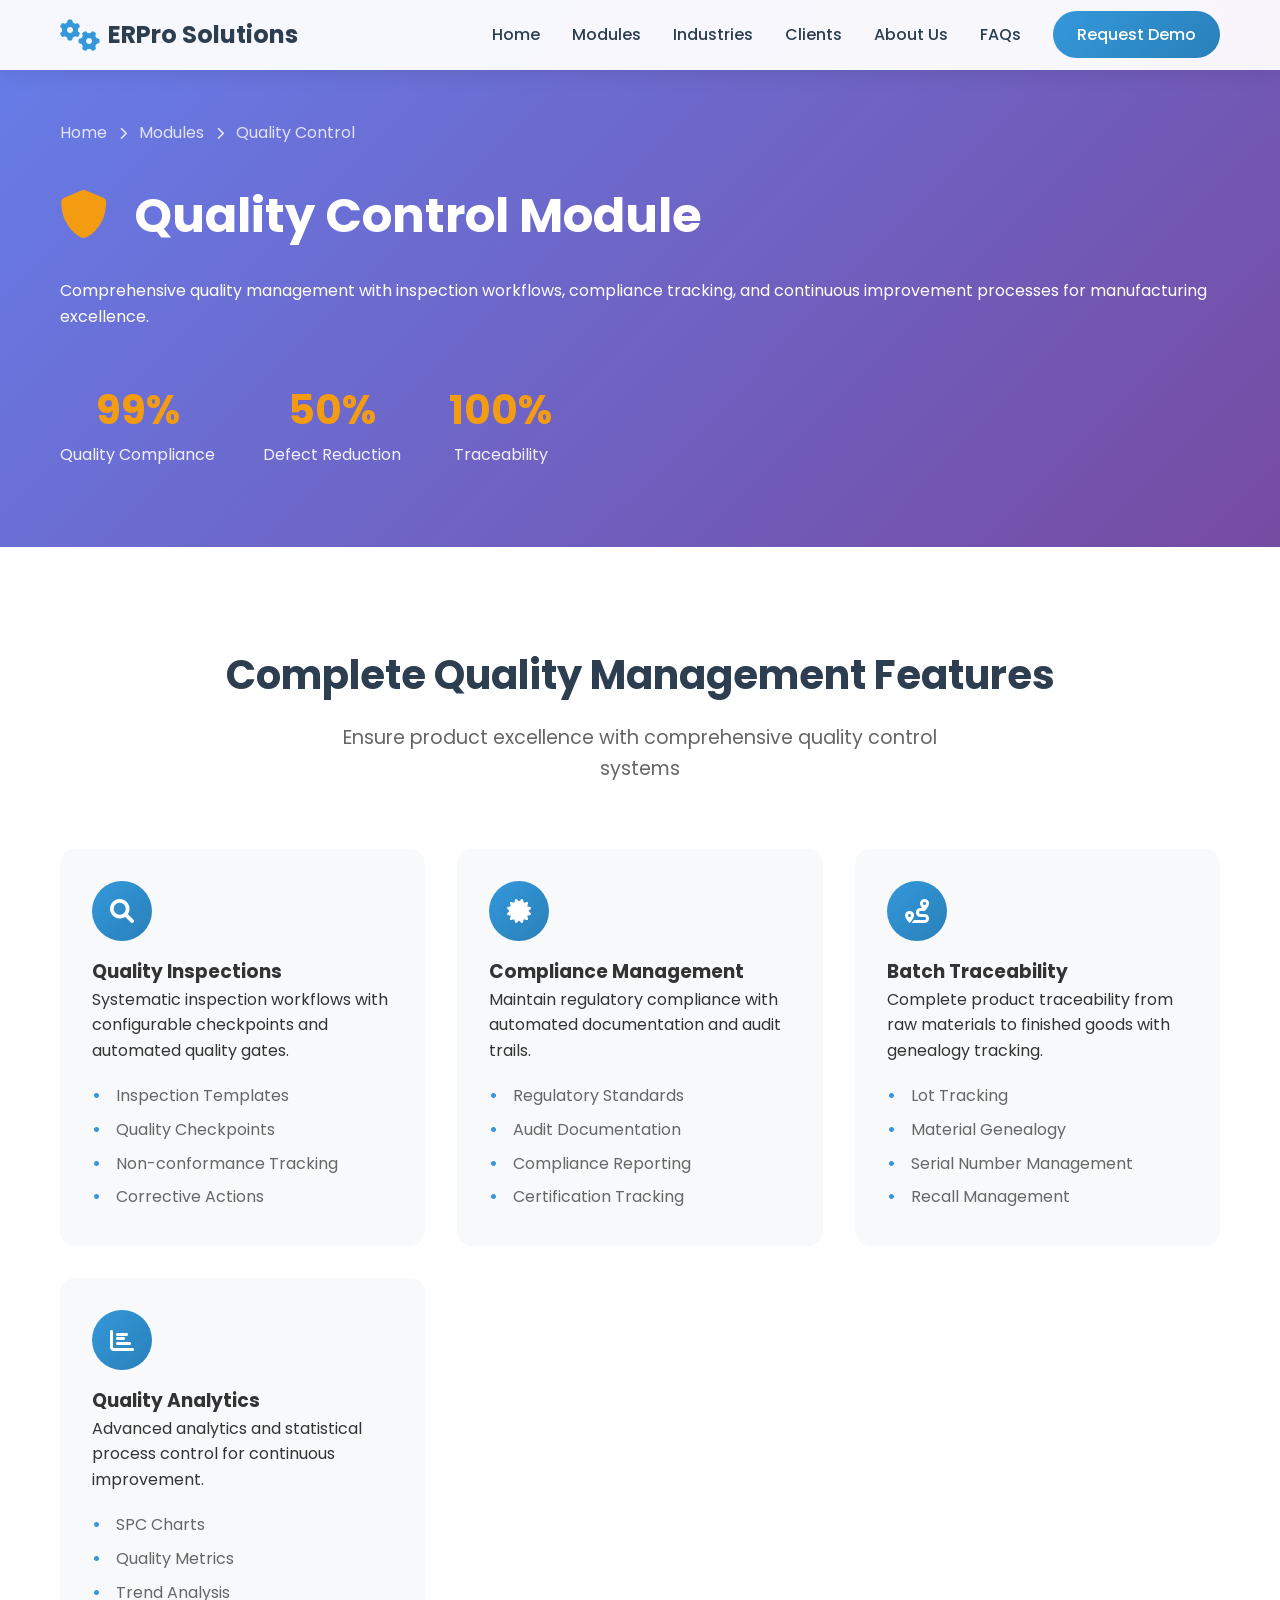
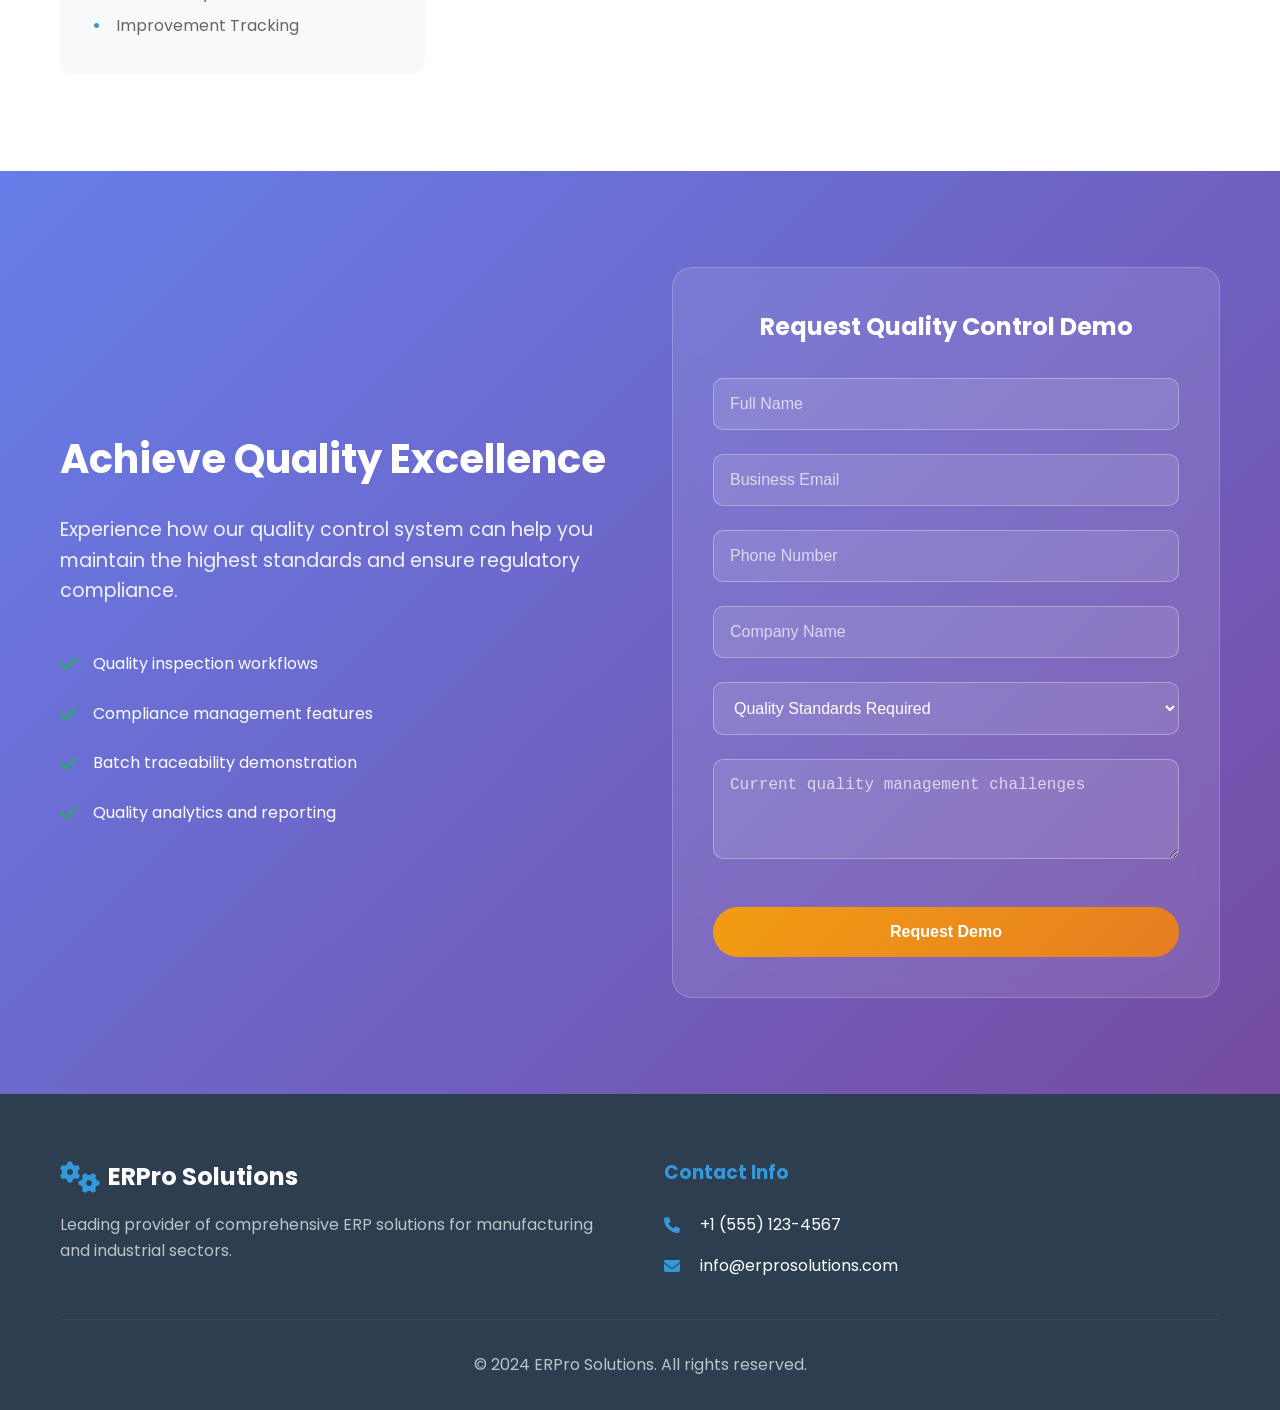
<file: quality-module.html>
<!DOCTYPE html>
<html lang="en">
<head>
    <meta charset="UTF-8">
    <meta name="viewport" content="width=device-width, initial-scale=1.0">
    <title>Quality Control Module - ERPro Solutions</title>
    <link rel="stylesheet" href="styles.css">
    <link rel="stylesheet" href="https://cdnjs.cloudflare.com/ajax/libs/font-awesome/6.0.0/css/all.min.css">
    <link href="https://fonts.googleapis.com/css2?family=Poppins:wght@300;400;500;600;700&display=swap" rel="stylesheet">
</head>
<body>
    <header class="header">
        <nav class="navbar">
            <div class="nav-container">
                <div class="logo">
                    <i class="fas fa-cogs"></i>
                    <span>ERPro Solutions</span>
                </div>
                <ul class="nav-menu">
                    <li><a href="index.html">Home</a></li>
                    <li><a href="index.html#modules">Modules</a></li>
                    <li><a href="index.html#industries">Industries</a></li>
                    <li><a href="index.html#clients">Clients</a></li>
                    <li><a href="index.html#about">About Us</a></li>
                    <li><a href="index.html#faqs">FAQs</a></li>
                    <li><a href="index.html#demo" class="demo-btn">Request Demo</a></li>
                </ul>
                <div class="hamburger">
                    <span></span>
                    <span></span>
                    <span></span>
                </div>
            </div>
        </nav>
    </header>

    <section class="module-hero">
        <div class="container">
            <div class="module-hero-content">
                <div class="breadcrumb">
                    <a href="index.html">Home</a> <i class="fas fa-chevron-right"></i> 
                    <a href="index.html#modules">Modules</a> <i class="fas fa-chevron-right"></i>
                    <span>Quality Control</span>
                </div>
                <h1><i class="fas fa-shield-alt"></i> Quality Control Module</h1>
                <p>Comprehensive quality management with inspection workflows, compliance tracking, and continuous improvement processes for manufacturing excellence.</p>
                <div class="hero-stats">
                    <div class="stat">
                        <span class="number">99%</span>
                        <span class="label">Quality Compliance</span>
                    </div>
                    <div class="stat">
                        <span class="number">50%</span>
                        <span class="label">Defect Reduction</span>
                    </div>
                    <div class="stat">
                        <span class="number">100%</span>
                        <span class="label">Traceability</span>
                    </div>
                </div>
            </div>
        </div>
    </section>

    <section class="module-features">
        <div class="container">
            <div class="section-header">
                <h2>Complete Quality Management Features</h2>
                <p>Ensure product excellence with comprehensive quality control systems</p>
            </div>
            <div class="features-grid">
                <div class="feature-card">
                    <div class="feature-icon">
                        <i class="fas fa-search"></i>
                    </div>
                    <h3>Quality Inspections</h3>
                    <p>Systematic inspection workflows with configurable checkpoints and automated quality gates.</p>
                    <ul>
                        <li>Inspection Templates</li>
                        <li>Quality Checkpoints</li>
                        <li>Non-conformance Tracking</li>
                        <li>Corrective Actions</li>
                    </ul>
                </div>
                <div class="feature-card">
                    <div class="feature-icon">
                        <i class="fas fa-certificate"></i>
                    </div>
                    <h3>Compliance Management</h3>
                    <p>Maintain regulatory compliance with automated documentation and audit trails.</p>
                    <ul>
                        <li>Regulatory Standards</li>
                        <li>Audit Documentation</li>
                        <li>Compliance Reporting</li>
                        <li>Certification Tracking</li>
                    </ul>
                </div>
                <div class="feature-card">
                    <div class="feature-icon">
                        <i class="fas fa-route"></i>
                    </div>
                    <h3>Batch Traceability</h3>
                    <p>Complete product traceability from raw materials to finished goods with genealogy tracking.</p>
                    <ul>
                        <li>Lot Tracking</li>
                        <li>Material Genealogy</li>
                        <li>Serial Number Management</li>
                        <li>Recall Management</li>
                    </ul>
                </div>
                <div class="feature-card">
                    <div class="feature-icon">
                        <i class="fas fa-chart-bar"></i>
                    </div>
                    <h3>Quality Analytics</h3>
                    <p>Advanced analytics and statistical process control for continuous improvement.</p>
                    <ul>
                        <li>SPC Charts</li>
                        <li>Quality Metrics</li>
                        <li>Trend Analysis</li>
                        <li>Improvement Tracking</li>
                    </ul>
                </div>
            </div>
        </div>
    </section>

    <section class="module-demo">
        <div class="container">
            <div class="demo-content">
                <div class="demo-text">
                    <h2>Achieve Quality Excellence</h2>
                    <p>Experience how our quality control system can help you maintain the highest standards and ensure regulatory compliance.</p>
                    <ul class="demo-benefits">
                        <li><i class="fas fa-check"></i> Quality inspection workflows</li>
                        <li><i class="fas fa-check"></i> Compliance management features</li>
                        <li><i class="fas fa-check"></i> Batch traceability demonstration</li>
                        <li><i class="fas fa-check"></i> Quality analytics and reporting</li>
                    </ul>
                </div>
                <div class="demo-form">
                    <form id="moduleForm">
                        <h3>Request Quality Control Demo</h3>
                        <div class="form-group">
                            <input type="text" name="name" placeholder="Full Name" required>
                        </div>
                        <div class="form-group">
                            <input type="email" name="email" placeholder="Business Email" required>
                        </div>
                        <div class="form-group">
                            <input type="tel" name="phone" placeholder="Phone Number" required>
                        </div>
                        <div class="form-group">
                            <input type="text" name="company" placeholder="Company Name" required>
                        </div>
                        <div class="form-group">
                            <select name="quality_standards" required>
                                <option value="">Quality Standards Required</option>
                                <option value="iso9001">ISO 9001</option>
                                <option value="iso13485">ISO 13485 (Medical)</option>
                                <option value="fda">FDA Compliance</option>
                                <option value="automotive">Automotive Standards</option>
                                <option value="other">Other/Custom</option>
                            </select>
                        </div>
                        <div class="form-group">
                            <textarea name="requirements" placeholder="Current quality management challenges"></textarea>
                        </div>
                        <button type="submit" class="btn btn-primary">Request Demo</button>
                    </form>
                </div>
            </div>
        </div>
    </section>

    <footer class="footer">
        <div class="container">
            <div class="footer-content">
                <div class="footer-section">
                    <div class="footer-logo">
                        <i class="fas fa-cogs"></i>
                        <span>ERPro Solutions</span>
                    </div>
                    <p>Leading provider of comprehensive ERP solutions for manufacturing and industrial sectors.</p>
                </div>
                <div class="footer-section">
                    <h3>Contact Info</h3>
                    <div class="contact-info">
                        <div class="contact-item">
                            <i class="fas fa-phone"></i>
                            <span>+1 (555) 123-4567</span>
                        </div>
                        <div class="contact-item">
                            <i class="fas fa-envelope"></i>
                            <span>info@erprosolutions.com</span>
                        </div>
                    </div>
                </div>
            </div>
            <div class="footer-bottom">
                <p>&copy; 2024 ERPro Solutions. All rights reserved.</p>
            </div>
        </div>
    </footer>

    <script src="script.js"></script>
    <script>
        const moduleStyles = document.createElement('style');
        moduleStyles.textContent = `
            .module-hero { padding: 120px 0 80px; background: linear-gradient(135deg, #667eea 0%, #764ba2 100%); color: white; }
            .breadcrumb { margin-bottom: 2rem; opacity: 0.8; }
            .breadcrumb a { color: white; text-decoration: none; }
            .breadcrumb i { margin: 0 0.5rem; font-size: 0.8rem; }
            .module-hero h1 { font-size: 3rem; margin-bottom: 1.5rem; }
            .module-hero h1 i { margin-right: 1rem; color: #f39c12; }
            .hero-stats { display: flex; gap: 3rem; margin-top: 3rem; }
            .hero-stats .stat { text-align: center; }
            .hero-stats .number { display: block; font-size: 2.5rem; font-weight: 700; color: #f39c12; }
            .hero-stats .label { font-size: 1rem; opacity: 0.9; }
            .module-features { padding: 6rem 0; background: white; }
            .features-grid { display: grid; grid-template-columns: repeat(auto-fit, minmax(300px, 1fr)); gap: 2rem; }
            .feature-card { background: #f8f9fa; border-radius: 15px; padding: 2rem; transition: all 0.3s ease; }
            .feature-card:hover { transform: translateY(-5px); box-shadow: 0 15px 35px rgba(0, 0, 0, 0.1); }
            .feature-icon { width: 60px; height: 60px; background: linear-gradient(135deg, #3498db, #2980b9); border-radius: 50%; display: flex; align-items: center; justify-content: center; margin-bottom: 1rem; }
            .feature-icon i { font-size: 1.5rem; color: white; }
            .feature-card ul { list-style: none; margin-top: 1rem; }
            .feature-card li { padding: 0.25rem 0; position: relative; padding-left: 1.5rem; color: #666; }
            .feature-card li::before { content: '•'; position: absolute; left: 0; color: #3498db; font-weight: bold; }
            .module-demo { padding: 6rem 0; background: linear-gradient(135deg, #667eea 0%, #764ba2 100%); color: white; }
            @media (max-width: 768px) { .module-hero h1 { font-size: 2rem; } .hero-stats { flex-direction: column; gap: 1rem; } .features-grid { grid-template-columns: 1fr; } }
        `;
        document.head.appendChild(moduleStyles);
    </script>
</body>
</html>
</file>
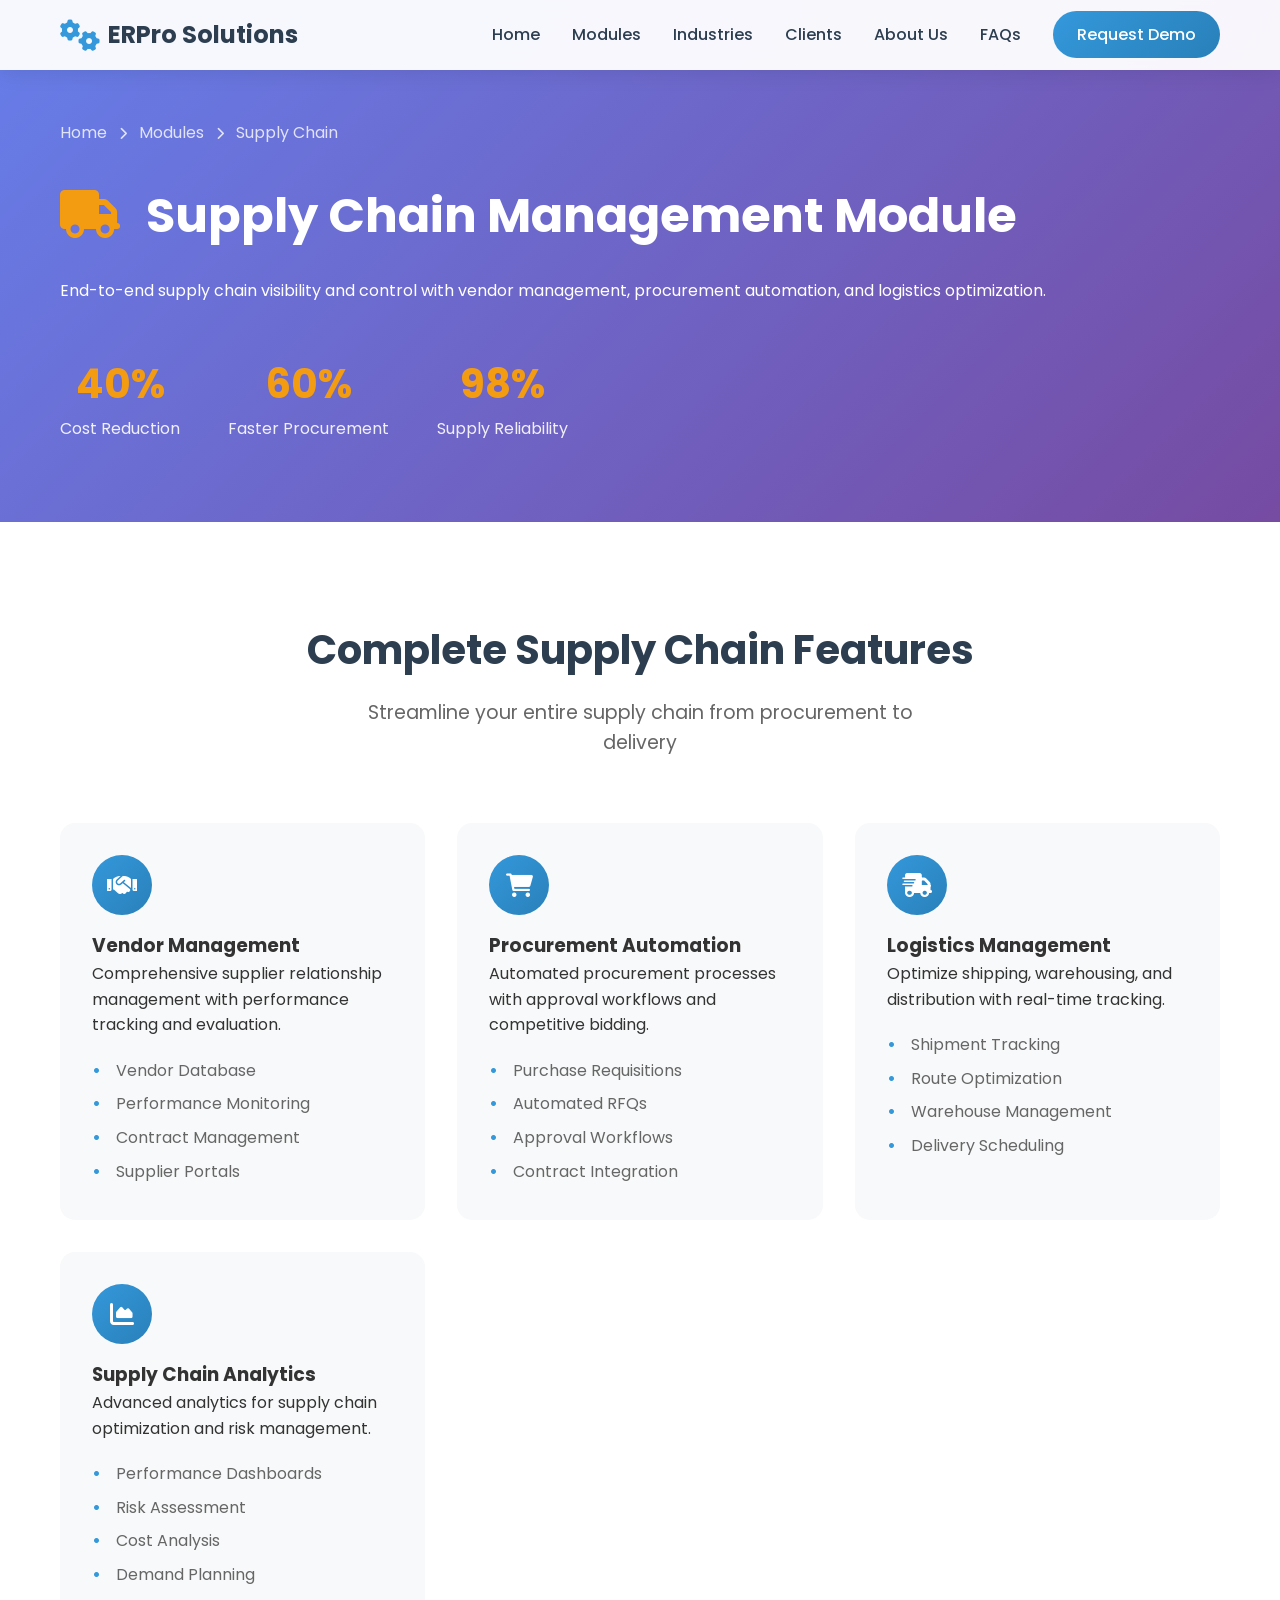
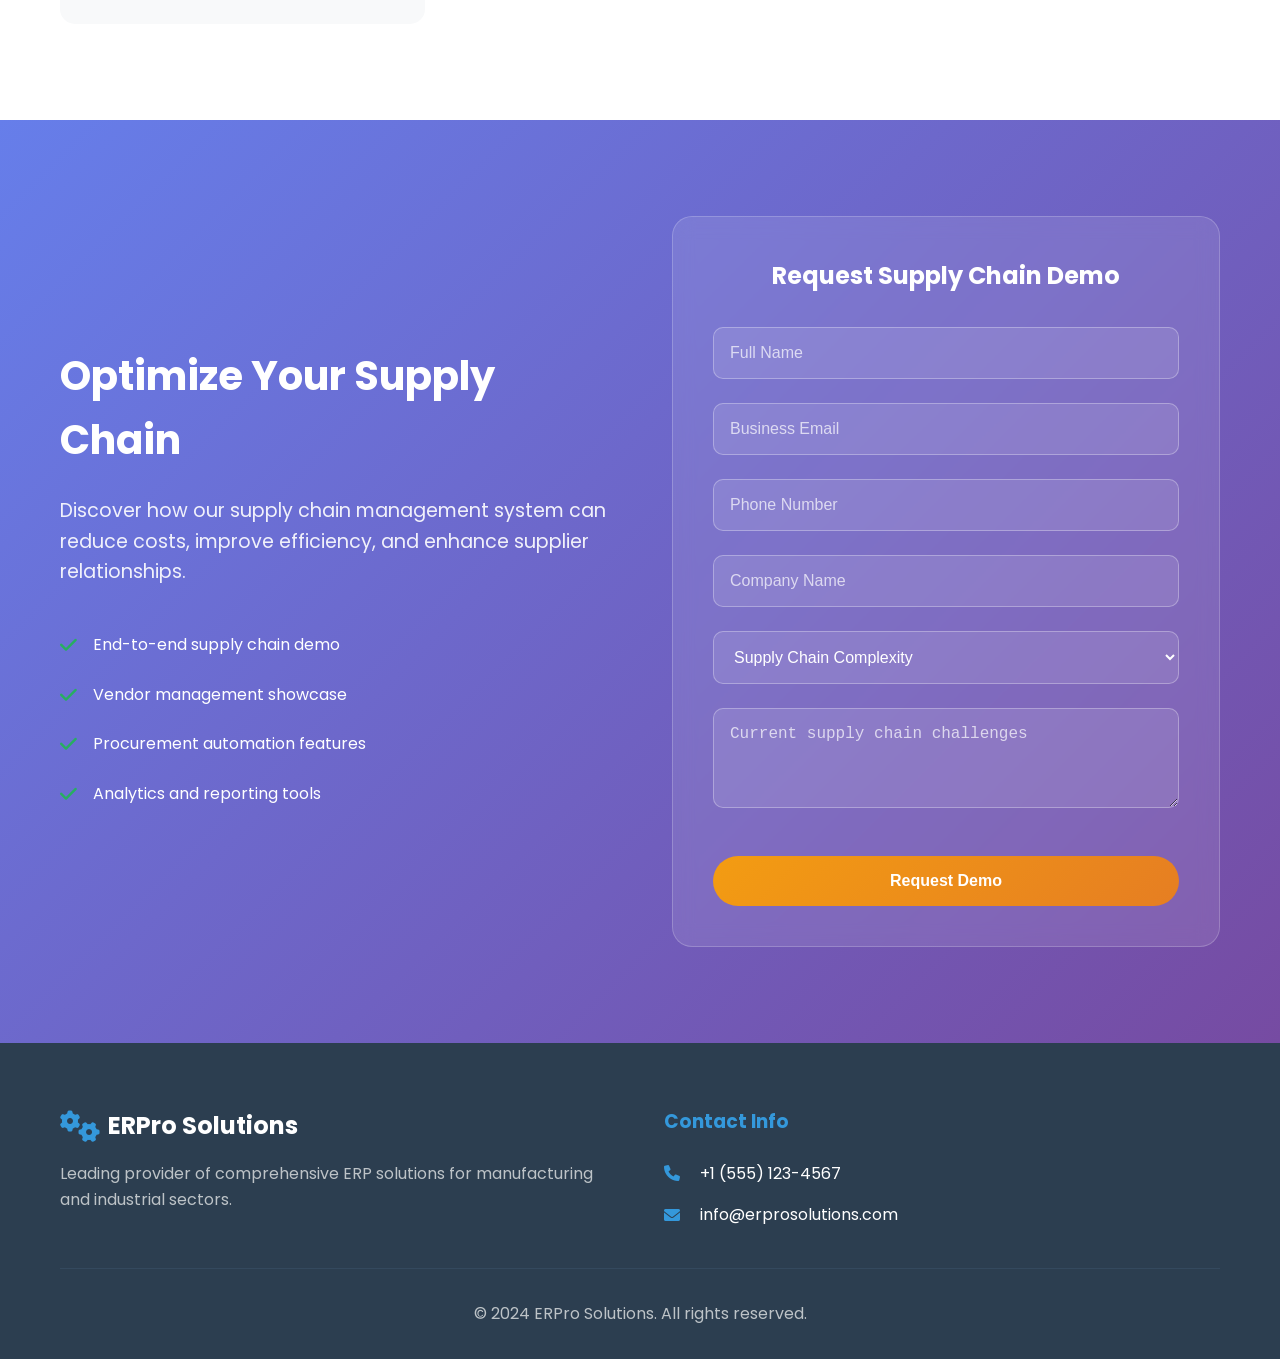
<file: supply-chain-module.html>
<!DOCTYPE html>
<html lang="en">
<head>
    <meta charset="UTF-8">
    <meta name="viewport" content="width=device-width, initial-scale=1.0">
    <title>Supply Chain Module - ERPro Solutions</title>
    <link rel="stylesheet" href="styles.css">
    <link rel="stylesheet" href="https://cdnjs.cloudflare.com/ajax/libs/font-awesome/6.0.0/css/all.min.css">
    <link href="https://fonts.googleapis.com/css2?family=Poppins:wght@300;400;500;600;700&display=swap" rel="stylesheet">
</head>
<body>
    <header class="header">
        <nav class="navbar">
            <div class="nav-container">
                <div class="logo">
                    <i class="fas fa-cogs"></i>
                    <span>ERPro Solutions</span>
                </div>
                <ul class="nav-menu">
                    <li><a href="index.html">Home</a></li>
                    <li><a href="index.html#modules">Modules</a></li>
                    <li><a href="index.html#industries">Industries</a></li>
                    <li><a href="index.html#clients">Clients</a></li>
                    <li><a href="index.html#about">About Us</a></li>
                    <li><a href="index.html#faqs">FAQs</a></li>
                    <li><a href="index.html#demo" class="demo-btn">Request Demo</a></li>
                </ul>
                <div class="hamburger">
                    <span></span>
                    <span></span>
                    <span></span>
                </div>
            </div>
        </nav>
    </header>

    <section class="module-hero">
        <div class="container">
            <div class="module-hero-content">
                <div class="breadcrumb">
                    <a href="index.html">Home</a> <i class="fas fa-chevron-right"></i> 
                    <a href="index.html#modules">Modules</a> <i class="fas fa-chevron-right"></i>
                    <span>Supply Chain</span>
                </div>
                <h1><i class="fas fa-truck"></i> Supply Chain Management Module</h1>
                <p>End-to-end supply chain visibility and control with vendor management, procurement automation, and logistics optimization.</p>
                <div class="hero-stats">
                    <div class="stat">
                        <span class="number">40%</span>
                        <span class="label">Cost Reduction</span>
                    </div>
                    <div class="stat">
                        <span class="number">60%</span>
                        <span class="label">Faster Procurement</span>
                    </div>
                    <div class="stat">
                        <span class="number">98%</span>
                        <span class="label">Supply Reliability</span>
                    </div>
                </div>
            </div>
        </div>
    </section>

    <section class="module-features">
        <div class="container">
            <div class="section-header">
                <h2>Complete Supply Chain Features</h2>
                <p>Streamline your entire supply chain from procurement to delivery</p>
            </div>
            <div class="features-grid">
                <div class="feature-card">
                    <div class="feature-icon">
                        <i class="fas fa-handshake"></i>
                    </div>
                    <h3>Vendor Management</h3>
                    <p>Comprehensive supplier relationship management with performance tracking and evaluation.</p>
                    <ul>
                        <li>Vendor Database</li>
                        <li>Performance Monitoring</li>
                        <li>Contract Management</li>
                        <li>Supplier Portals</li>
                    </ul>
                </div>
                <div class="feature-card">
                    <div class="feature-icon">
                        <i class="fas fa-shopping-cart"></i>
                    </div>
                    <h3>Procurement Automation</h3>
                    <p>Automated procurement processes with approval workflows and competitive bidding.</p>
                    <ul>
                        <li>Purchase Requisitions</li>
                        <li>Automated RFQs</li>
                        <li>Approval Workflows</li>
                        <li>Contract Integration</li>
                    </ul>
                </div>
                <div class="feature-card">
                    <div class="feature-icon">
                        <i class="fas fa-shipping-fast"></i>
                    </div>
                    <h3>Logistics Management</h3>
                    <p>Optimize shipping, warehousing, and distribution with real-time tracking.</p>
                    <ul>
                        <li>Shipment Tracking</li>
                        <li>Route Optimization</li>
                        <li>Warehouse Management</li>
                        <li>Delivery Scheduling</li>
                    </ul>
                </div>
                <div class="feature-card">
                    <div class="feature-icon">
                        <i class="fas fa-chart-area"></i>
                    </div>
                    <h3>Supply Chain Analytics</h3>
                    <p>Advanced analytics for supply chain optimization and risk management.</p>
                    <ul>
                        <li>Performance Dashboards</li>
                        <li>Risk Assessment</li>
                        <li>Cost Analysis</li>
                        <li>Demand Planning</li>
                    </ul>
                </div>
            </div>
        </div>
    </section>

    <section class="module-demo">
        <div class="container">
            <div class="demo-content">
                <div class="demo-text">
                    <h2>Optimize Your Supply Chain</h2>
                    <p>Discover how our supply chain management system can reduce costs, improve efficiency, and enhance supplier relationships.</p>
                    <ul class="demo-benefits">
                        <li><i class="fas fa-check"></i> End-to-end supply chain demo</li>
                        <li><i class="fas fa-check"></i> Vendor management showcase</li>
                        <li><i class="fas fa-check"></i> Procurement automation features</li>
                        <li><i class="fas fa-check"></i> Analytics and reporting tools</li>
                    </ul>
                </div>
                <div class="demo-form">
                    <form id="moduleForm">
                        <h3>Request Supply Chain Demo</h3>
                        <div class="form-group">
                            <input type="text" name="name" placeholder="Full Name" required>
                        </div>
                        <div class="form-group">
                            <input type="email" name="email" placeholder="Business Email" required>
                        </div>
                        <div class="form-group">
                            <input type="tel" name="phone" placeholder="Phone Number" required>
                        </div>
                        <div class="form-group">
                            <input type="text" name="company" placeholder="Company Name" required>
                        </div>
                        <div class="form-group">
                            <select name="supply_complexity" required>
                                <option value="">Supply Chain Complexity</option>
                                <option value="simple">Local suppliers only</option>
                                <option value="regional">Regional supply network</option>
                                <option value="national">National supply chain</option>
                                <option value="global">Global supply chain</option>
                            </select>
                        </div>
                        <div class="form-group">
                            <textarea name="requirements" placeholder="Current supply chain challenges"></textarea>
                        </div>
                        <button type="submit" class="btn btn-primary">Request Demo</button>
                    </form>
                </div>
            </div>
        </div>
    </section>

    <footer class="footer">
        <div class="container">
            <div class="footer-content">
                <div class="footer-section">
                    <div class="footer-logo">
                        <i class="fas fa-cogs"></i>
                        <span>ERPro Solutions</span>
                    </div>
                    <p>Leading provider of comprehensive ERP solutions for manufacturing and industrial sectors.</p>
                </div>
                <div class="footer-section">
                    <h3>Contact Info</h3>
                    <div class="contact-info">
                        <div class="contact-item">
                            <i class="fas fa-phone"></i>
                            <span>+1 (555) 123-4567</span>
                        </div>
                        <div class="contact-item">
                            <i class="fas fa-envelope"></i>
                            <span>info@erprosolutions.com</span>
                        </div>
                    </div>
                </div>
            </div>
            <div class="footer-bottom">
                <p>&copy; 2024 ERPro Solutions. All rights reserved.</p>
            </div>
        </div>
    </footer>

    <script src="script.js"></script>
    <script>
        const moduleStyles = document.createElement('style');
        moduleStyles.textContent = `
            .module-hero { padding: 120px 0 80px; background: linear-gradient(135deg, #667eea 0%, #764ba2 100%); color: white; }
            .breadcrumb { margin-bottom: 2rem; opacity: 0.8; }
            .breadcrumb a { color: white; text-decoration: none; }
            .breadcrumb i { margin: 0 0.5rem; font-size: 0.8rem; }
            .module-hero h1 { font-size: 3rem; margin-bottom: 1.5rem; }
            .module-hero h1 i { margin-right: 1rem; color: #f39c12; }
            .hero-stats { display: flex; gap: 3rem; margin-top: 3rem; }
            .hero-stats .stat { text-align: center; }
            .hero-stats .number { display: block; font-size: 2.5rem; font-weight: 700; color: #f39c12; }
            .hero-stats .label { font-size: 1rem; opacity: 0.9; }
            .module-features { padding: 6rem 0; background: white; }
            .features-grid { display: grid; grid-template-columns: repeat(auto-fit, minmax(300px, 1fr)); gap: 2rem; }
            .feature-card { background: #f8f9fa; border-radius: 15px; padding: 2rem; transition: all 0.3s ease; }
            .feature-card:hover { transform: translateY(-5px); box-shadow: 0 15px 35px rgba(0, 0, 0, 0.1); }
            .feature-icon { width: 60px; height: 60px; background: linear-gradient(135deg, #3498db, #2980b9); border-radius: 50%; display: flex; align-items: center; justify-content: center; margin-bottom: 1rem; }
            .feature-icon i { font-size: 1.5rem; color: white; }
            .feature-card ul { list-style: none; margin-top: 1rem; }
            .feature-card li { padding: 0.25rem 0; position: relative; padding-left: 1.5rem; color: #666; }
            .feature-card li::before { content: '•'; position: absolute; left: 0; color: #3498db; font-weight: bold; }
            .module-demo { padding: 6rem 0; background: linear-gradient(135deg, #667eea 0%, #764ba2 100%); color: white; }
            @media (max-width: 768px) { .module-hero h1 { font-size: 2rem; } .hero-stats { flex-direction: column; gap: 1rem; } .features-grid { grid-template-columns: 1fr; } }
        `;
        document.head.appendChild(moduleStyles);
    </script>
</body>
</html>
</file>
<file: styles.css>
/* Reset and Base Styles */
* {
    margin: 0;
    padding: 0;
    box-sizing: border-box;
}

html {
    scroll-behavior: smooth;
}

body {
    font-family: 'Poppins', sans-serif;
    line-height: 1.6;
    color: #333;
    overflow-x: hidden;
}

.container {
    max-width: 1200px;
    margin: 0 auto;
    padding: 0 20px;
}

/* Header & Navigation */
.header {
    position: fixed;
    top: 0;
    width: 100%;
    background: rgba(255, 255, 255, 0.95);
    backdrop-filter: blur(10px);
    z-index: 1000;
    transition: all 0.3s ease;
    box-shadow: 0 2px 20px rgba(0, 0, 0, 0.1);
}

.navbar {
    padding: 1rem 0;
}

.nav-container {
    display: flex;
    justify-content: space-between;
    align-items: center;
    max-width: 1200px;
    margin: 0 auto;
    padding: 0 20px;
}

.logo {
    display: flex;
    align-items: center;
    font-size: 1.5rem;
    font-weight: 700;
    color: #2c3e50;
}

.logo i {
    margin-right: 0.5rem;
    color: #3498db;
    font-size: 2rem;
}

.nav-menu {
    display: flex;
    list-style: none;
    gap: 2rem;
}

.nav-menu a {
    text-decoration: none;
    color: #2c3e50;
    font-weight: 500;
    transition: color 0.3s ease;
    position: relative;
}

.nav-menu a:hover {
    color: #3498db;
}

.nav-menu a::after {
    content: '';
    position: absolute;
    width: 0;
    height: 2px;
    bottom: -5px;
    left: 0;
    background-color: #3498db;
    transition: width 0.3s ease;
}

.nav-menu a:hover::after {
    width: 100%;
}

.demo-btn {
    background: linear-gradient(135deg, #3498db, #2980b9);
    color: white !important;
    padding: 0.75rem 1.5rem;
    border-radius: 25px;
    transition: all 0.3s ease;
}

.demo-btn:hover {
    transform: translateY(-2px);
    box-shadow: 0 5px 15px rgba(52, 152, 219, 0.4);
}

.hamburger {
    display: none;
    flex-direction: column;
    cursor: pointer;
}

.hamburger span {
    width: 25px;
    height: 3px;
    background: #2c3e50;
    margin: 3px 0;
    transition: 0.3s;
}

/* Hero Section */
.hero {
    min-height: 100vh;
    display: flex;
    align-items: center;
    background: linear-gradient(135deg, #667eea 0%, #764ba2 100%);
    color: white;
    position: relative;
    overflow: hidden;
}

.hero::before {
    content: '';
    position: absolute;
    top: 0;
    left: 0;
    right: 0;
    bottom: 0;
    background: url('data:image/svg+xml,<svg width="60" height="60" viewBox="0 0 60 60" xmlns="http://www.w3.org/2000/svg"><g fill="none" fill-rule="evenodd"><g fill="%23ffffff" fill-opacity="0.1"><circle cx="30" cy="30" r="2"/></g></svg>');
    animation: backgroundMove 20s linear infinite;
}

@keyframes backgroundMove {
    0% { transform: translateX(0) translateY(0); }
    100% { transform: translateX(-60px) translateY(-60px); }
}

.hero-container {
    display: grid;
    grid-template-columns: 1fr 1fr;
    gap: 3rem;
    align-items: center;
    position: relative;
    z-index: 2;
}

.hero-content {
    animation: slideInLeft 1s ease;
}

@keyframes slideInLeft {
    from {
        opacity: 0;
        transform: translateX(-50px);
    }
    to {
        opacity: 1;
        transform: translateX(0);
    }
}

.hero-title {
    font-size: 3rem;
    font-weight: 700;
    margin-bottom: 1rem;
    line-height: 1.2;
}

.hero-subtitle {
    font-size: 1.2rem;
    margin-bottom: 2rem;
    opacity: 0.9;
}

.hero-buttons {
    display: flex;
    gap: 1rem;
    flex-wrap: wrap;
}

.btn {
    padding: 1rem 2rem;
    border-radius: 50px;
    text-decoration: none;
    font-weight: 600;
    transition: all 0.3s ease;
    display: inline-block;
    border: none;
    cursor: pointer;
    font-size: 1rem;
}

.btn-primary {
    background: linear-gradient(135deg, #f39c12, #e67e22);
    color: white;
}

.btn-primary:hover {
    transform: translateY(-3px);
    box-shadow: 0 10px 25px rgba(243, 156, 18, 0.4);
}

.btn-secondary {
    background: transparent;
    color: white;
    border: 2px solid white;
}

.btn-secondary:hover {
    background: white;
    color: #667eea;
    transform: translateY(-3px);
}

.hero-image {
    position: relative;
    animation: slideInRight 1s ease;
}

@keyframes slideInRight {
    from {
        opacity: 0;
        transform: translateX(50px);
    }
    to {
        opacity: 1;
        transform: translateX(0);
    }
}

.floating-cards {
    position: relative;
    height: 400px;
}

.floating-cards .card {
    position: absolute;
    background: rgba(255, 255, 255, 0.1);
    backdrop-filter: blur(10px);
    border-radius: 20px;
    padding: 2rem;
    text-align: center;
    border: 1px solid rgba(255, 255, 255, 0.2);
    animation: float 3s ease-in-out infinite;
}

.floating-cards .card.manufacturing {
    top: 0;
    left: 0;
    animation-delay: 0s;
}

.floating-cards .card.pharma {
    top: 50px;
    right: 0;
    animation-delay: 1s;
}

.floating-cards .card.valves {
    bottom: 0;
    left: 50%;
    transform: translateX(-50%);
    animation-delay: 2s;
}

.floating-cards .card i {
    font-size: 3rem;
    margin-bottom: 1rem;
    display: block;
}

@keyframes float {
    0%, 100% { transform: translateY(0); }
    50% { transform: translateY(-20px); }
}

/* Stats Section */
.stats {
    padding: 4rem 0;
    background: #f8f9fa;
}

.stats-grid {
    display: grid;
    grid-template-columns: repeat(auto-fit, minmax(200px, 1fr));
    gap: 2rem;
    text-align: center;
}

.stat-item {
    padding: 2rem;
    background: white;
    border-radius: 15px;
    box-shadow: 0 5px 15px rgba(0, 0, 0, 0.1);
    transition: transform 0.3s ease;
}

.stat-item:hover {
    transform: translateY(-5px);
}

.stat-number {
    font-size: 3rem;
    font-weight: 700;
    color: #3498db;
    margin-bottom: 0.5rem;
}

.stat-label {
    font-size: 1.1rem;
    color: #666;
    font-weight: 500;
}

/* Modules Section */
.modules {
    padding: 6rem 0;
    background: white;
}

.section-header {
    text-align: center;
    margin-bottom: 4rem;
}

.section-header h2 {
    font-size: 2.5rem;
    color: #2c3e50;
    margin-bottom: 1rem;
}

.section-header p {
    font-size: 1.2rem;
    color: #666;
    max-width: 600px;
    margin: 0 auto;
}

.modules-grid {
    display: grid;
    grid-template-columns: repeat(auto-fit, minmax(350px, 1fr));
    gap: 2rem;
}

.module-card {
    background: white;
    border-radius: 20px;
    padding: 2.5rem;
    box-shadow: 0 10px 30px rgba(0, 0, 0, 0.1);
    transition: all 0.3s ease;
    border: 1px solid #f0f0f0;
}

.module-card:hover {
    transform: translateY(-10px);
    box-shadow: 0 20px 40px rgba(0, 0, 0, 0.15);
}

.module-icon {
    width: 80px;
    height: 80px;
    background: linear-gradient(135deg, #3498db, #2980b9);
    border-radius: 50%;
    display: flex;
    align-items: center;
    justify-content: center;
    margin-bottom: 1.5rem;
}

.module-icon i {
    font-size: 2rem;
    color: white;
}

.module-card h3 {
    font-size: 1.5rem;
    color: #2c3e50;
    margin-bottom: 1rem;
}

.module-card p {
    color: #666;
    margin-bottom: 1.5rem;
    line-height: 1.6;
}

.explore-btn {
    color: #3498db;
    text-decoration: none;
    font-weight: 600;
    display: inline-flex;
    align-items: center;
    gap: 0.5rem;
    transition: all 0.3s ease;
}

.explore-btn:hover {
    color: #2980b9;
    transform: translateX(5px);
}

/* Industries Section */
.industries {
    padding: 6rem 0;
    background: linear-gradient(135deg, #f5f7fa 0%, #c3cfe2 100%);
}

.industries-grid {
    display: grid;
    grid-template-columns: repeat(auto-fit, minmax(280px, 1fr));
    gap: 2rem;
}

.industry-card {
    background: white;
    border-radius: 20px;
    padding: 2.5rem;
    text-align: center;
    box-shadow: 0 10px 30px rgba(0, 0, 0, 0.1);
    transition: all 0.3s ease;
}

.industry-card:hover {
    transform: translateY(-10px);
    box-shadow: 0 20px 40px rgba(0, 0, 0, 0.15);
}

.industry-image {
    width: 100px;
    height: 100px;
    background: linear-gradient(135deg, #667eea, #764ba2);
    border-radius: 50%;
    display: flex;
    align-items: center;
    justify-content: center;
    margin: 0 auto 1.5rem;
}

.industry-image i {
    font-size: 3rem;
    color: white;
}

.industry-card h3 {
    font-size: 1.5rem;
    color: #2c3e50;
    margin-bottom: 1rem;
}

.industry-card p {
    color: #666;
    margin-bottom: 1.5rem;
}

.industry-card ul {
    list-style: none;
    text-align: left;
}

.industry-card li {
    padding: 0.5rem 0;
    color: #555;
    position: relative;
    padding-left: 1.5rem;
}

.industry-card li::before {
    content: '✓';
    position: absolute;
    left: 0;
    color: #27ae60;
    font-weight: bold;
}

/* Clients Section */
.clients {
    padding: 6rem 0;
    background: white;
}

.client-logos {
    margin-bottom: 4rem;
    overflow: hidden;
}

.logo-slider {
    display: flex;
    animation: slide 20s linear infinite;
    gap: 3rem;
}

.client-logo {
    background: #f8f9fa;
    padding: 1.5rem 3rem;
    border-radius: 10px;
    font-weight: 600;
    color: #2c3e50;
    white-space: nowrap;
    box-shadow: 0 5px 15px rgba(0, 0, 0, 0.1);
}

@keyframes slide {
    0% { transform: translateX(0); }
    100% { transform: translateX(-50%); }
}

.testimonials {
    position: relative;
    max-width: 800px;
    margin: 0 auto;
}

.testimonial-card {
    display: none;
    text-align: center;
    padding: 2rem;
    background: #f8f9fa;
    border-radius: 20px;
    animation: fadeIn 0.5s ease;
}

.testimonial-card.active {
    display: block;
}

@keyframes fadeIn {
    from { opacity: 0; }
    to { opacity: 1; }
}

.testimonial-content p {
    font-size: 1.2rem;
    font-style: italic;
    color: #2c3e50;
    margin-bottom: 2rem;
    line-height: 1.6;
}

.testimonial-author h4 {
    color: #2c3e50;
    margin-bottom: 0.5rem;
}

.testimonial-author span {
    color: #666;
}

/* About Section */
.about {
    padding: 6rem 0;
    background: #f8f9fa;
}

.about-content {
    display: grid;
    grid-template-columns: 1fr 1fr;
    gap: 4rem;
    align-items: center;
}

.about-text h2 {
    font-size: 2.5rem;
    color: #2c3e50;
    margin-bottom: 1.5rem;
}

.about-text p {
    font-size: 1.1rem;
    color: #666;
    margin-bottom: 2rem;
    line-height: 1.7;
}

.about-features {
    display: flex;
    flex-direction: column;
    gap: 1.5rem;
}

.feature {
    display: flex;
    align-items: flex-start;
    gap: 1rem;
}

.feature i {
    font-size: 2rem;
    color: #3498db;
    margin-top: 0.5rem;
}

.feature h4 {
    color: #2c3e50;
    margin-bottom: 0.5rem;
}

.feature p {
    color: #666;
    margin: 0;
}

.about-image {
    display: flex;
    justify-content: center;
    align-items: center;
}

.image-placeholder {
    width: 300px;
    height: 300px;
    background: linear-gradient(135deg, #667eea, #764ba2);
    border-radius: 20px;
    display: flex;
    flex-direction: column;
    align-items: center;
    justify-content: center;
    color: white;
    text-align: center;
}

.image-placeholder i {
    font-size: 4rem;
    margin-bottom: 1rem;
}

/* FAQs Section */
.faqs {
    padding: 6rem 0;
    background: white;
}

.faq-container {
    max-width: 800px;
    margin: 0 auto;
}

.faq-item {
    margin-bottom: 1rem;
    border: 1px solid #e0e0e0;
    border-radius: 10px;
    overflow: hidden;
}

.faq-question {
    padding: 1.5rem;
    background: #f8f9fa;
    cursor: pointer;
    display: flex;
    justify-content: space-between;
    align-items: center;
    transition: background-color 0.3s ease;
}

.faq-question:hover {
    background: #e9ecef;
}

.faq-question h3 {
    color: #2c3e50;
    font-size: 1.1rem;
    margin: 0;
}

.faq-question i {
    color: #3498db;
    transition: transform 0.3s ease;
}

.faq-item.active .faq-question i {
    transform: rotate(180deg);
}

.faq-answer {
    padding: 0 1.5rem;
    max-height: 0;
    overflow: hidden;
    transition: all 0.3s ease;
}

.faq-item.active .faq-answer {
    padding: 1.5rem;
    max-height: 200px;
}

.faq-answer p {
    color: #666;
    line-height: 1.6;
    margin: 0;
}

/* Demo Section */
.demo-section {
    padding: 6rem 0;
    background: linear-gradient(135deg, #667eea 0%, #764ba2 100%);
    color: white;
}

.demo-content {
    display: grid;
    grid-template-columns: 1fr 1fr;
    gap: 4rem;
    align-items: center;
}

.demo-text h2 {
    font-size: 2.5rem;
    margin-bottom: 1.5rem;
}

.demo-text p {
    font-size: 1.2rem;
    margin-bottom: 2rem;
    opacity: 0.9;
}

.demo-benefits {
    list-style: none;
}

.demo-benefits li {
    padding: 0.75rem 0;
    display: flex;
    align-items: center;
    gap: 1rem;
}

.demo-benefits i {
    color: #27ae60;
    font-size: 1.2rem;
}

.demo-form {
    background: rgba(255, 255, 255, 0.1);
    backdrop-filter: blur(10px);
    border-radius: 20px;
    padding: 2.5rem;
    border: 1px solid rgba(255, 255, 255, 0.2);
}

.demo-form h3 {
    text-align: center;
    margin-bottom: 2rem;
    font-size: 1.5rem;
}

.form-group {
    margin-bottom: 1.5rem;
}

.form-group input,
.form-group select,
.form-group textarea {
    width: 100%;
    padding: 1rem;
    border: 1px solid rgba(255, 255, 255, 0.3);
    border-radius: 10px;
    background: rgba(255, 255, 255, 0.1);
    color: white;
    font-size: 1rem;
    transition: all 0.3s ease;
}

.form-group input::placeholder,
.form-group textarea::placeholder {
    color: rgba(255, 255, 255, 0.7);
}

.form-group input:focus,
.form-group select:focus,
.form-group textarea:focus {
    outline: none;
    border-color: #3498db;
    background: rgba(255, 255, 255, 0.2);
}

.form-group textarea {
    height: 100px;
    resize: vertical;
}

.demo-form .btn {
    width: 100%;
    margin-top: 1rem;
}

/* Footer */
.footer {
    background: #2c3e50;
    color: white;
    padding: 4rem 0 2rem;
}

.footer-content {
    display: grid;
    grid-template-columns: repeat(auto-fit, minmax(250px, 1fr));
    gap: 3rem;
    margin-bottom: 2rem;
}

.footer-section h3 {
    margin-bottom: 1.5rem;
    color: #3498db;
}

.footer-logo {
    display: flex;
    align-items: center;
    font-size: 1.5rem;
    font-weight: 700;
    margin-bottom: 1rem;
}

.footer-logo i {
    margin-right: 0.5rem;
    color: #3498db;
    font-size: 2rem;
}

.footer-section p {
    color: #bdc3c7;
    line-height: 1.6;
    margin-bottom: 1.5rem;
}

.footer-section ul {
    list-style: none;
}

.footer-section ul li {
    margin-bottom: 0.5rem;
}

.footer-section ul li a {
    color: #bdc3c7;
    text-decoration: none;
    transition: color 0.3s ease;
}

.footer-section ul li a:hover {
    color: #3498db;
}

.social-links {
    display: flex;
    gap: 1rem;
}

.social-links a {
    width: 40px;
    height: 40px;
    background: #3498db;
    border-radius: 50%;
    display: flex;
    align-items: center;
    justify-content: center;
    color: white;
    text-decoration: none;
    transition: all 0.3s ease;
}

.social-links a:hover {
    transform: translateY(-3px);
    box-shadow: 0 5px 15px rgba(52, 152, 219, 0.4);
}

.contact-info {
    display: flex;
    flex-direction: column;
    gap: 1rem;
}

.contact-item {
    display: flex;
    align-items: center;
    gap: 1rem;
}

.contact-item i {
    color: #3498db;
    width: 20px;
}

.footer-bottom {
    border-top: 1px solid #34495e;
    padding-top: 2rem;
    text-align: center;
    color: #bdc3c7;
}

/* Responsive Design */
@media (max-width: 768px) {
    .hamburger {
        display: flex;
    }
    
    .nav-menu {
        display: none;
    }
    
    .hero-container {
        grid-template-columns: 1fr;
        text-align: center;
    }
    
    .hero-title {
        font-size: 2rem;
    }
    
    .stats-grid {
        grid-template-columns: repeat(2, 1fr);
    }
    
    .modules-grid {
        grid-template-columns: 1fr;
    }
    
    .industries-grid {
        grid-template-columns: 1fr;
    }
    
    .about-content {
        grid-template-columns: 1fr;
    }
    
    .demo-content {
        grid-template-columns: 1fr;
    }
    
    .footer-content {
        grid-template-columns: 1fr;
        text-align: center;
    }
}

@media (max-width: 480px) {
    .container {
        padding: 0 15px;
    }
    
    .hero-title {
        font-size: 1.8rem;
    }
    
    .hero-subtitle {
        font-size: 1rem;
    }
    
    .stats-grid {
        grid-template-columns: 1fr;
    }
    
    .btn {
        padding: 0.8rem 1.5rem;
        font-size: 0.9rem;
    }
}

/* Animation Classes */
.fade-in {
    opacity: 0;
    transform: translateY(30px);
    transition: all 0.6s ease;
}

.fade-in.visible {
    opacity: 1;
    transform: translateY(0);
}

.slide-in-left {
    opacity: 0;
    transform: translateX(-50px);
    transition: all 0.6s ease;
}

.slide-in-left.visible {
    opacity: 1;
    transform: translateX(0);
}

.slide-in-right {
    opacity: 0;
    transform: translateX(50px);
    transition: all 0.6s ease;
}

.slide-in-right.visible {
    opacity: 1;
    transform: translateX(0);
}

/* Loading Animation */
@keyframes pulse {
    0% { transform: scale(1); }
    50% { transform: scale(1.05); }
    100% { transform: scale(1); }
}

.pulse {
    animation: pulse 2s infinite;
}

/* Hover Effects */
.hover-lift {
    transition: transform 0.3s ease, box-shadow 0.3s ease;
}

.hover-lift:hover {
    transform: translateY(-5px);
    box-shadow: 0 10px 25px rgba(0, 0, 0, 0.15);
}

/* Custom Scrollbar */
::-webkit-scrollbar {
    width: 8px;
}

::-webkit-scrollbar-track {
    background: #f1f1f1;
}

::-webkit-scrollbar-thumb {
    background: #3498db;
    border-radius: 4px;
}

::-webkit-scrollbar-thumb:hover {
    background: #2980b9;
}
</file>
